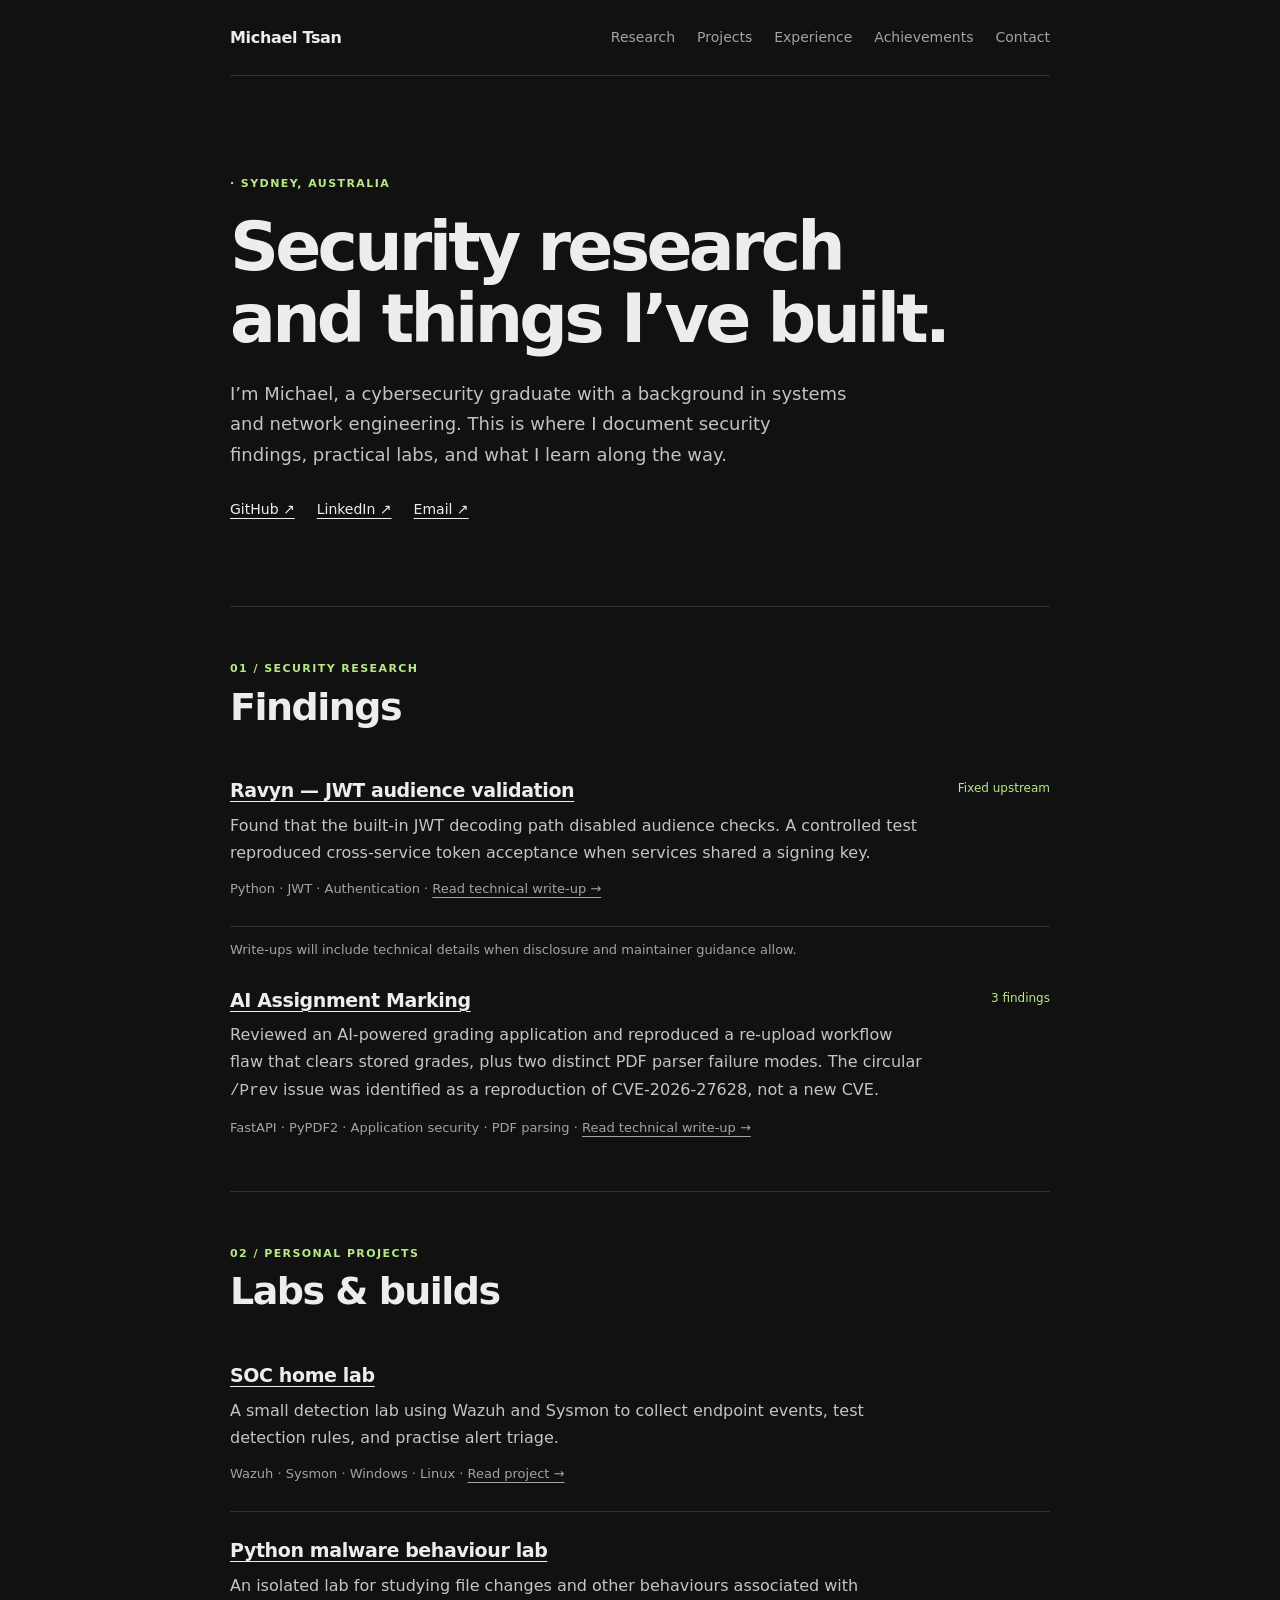
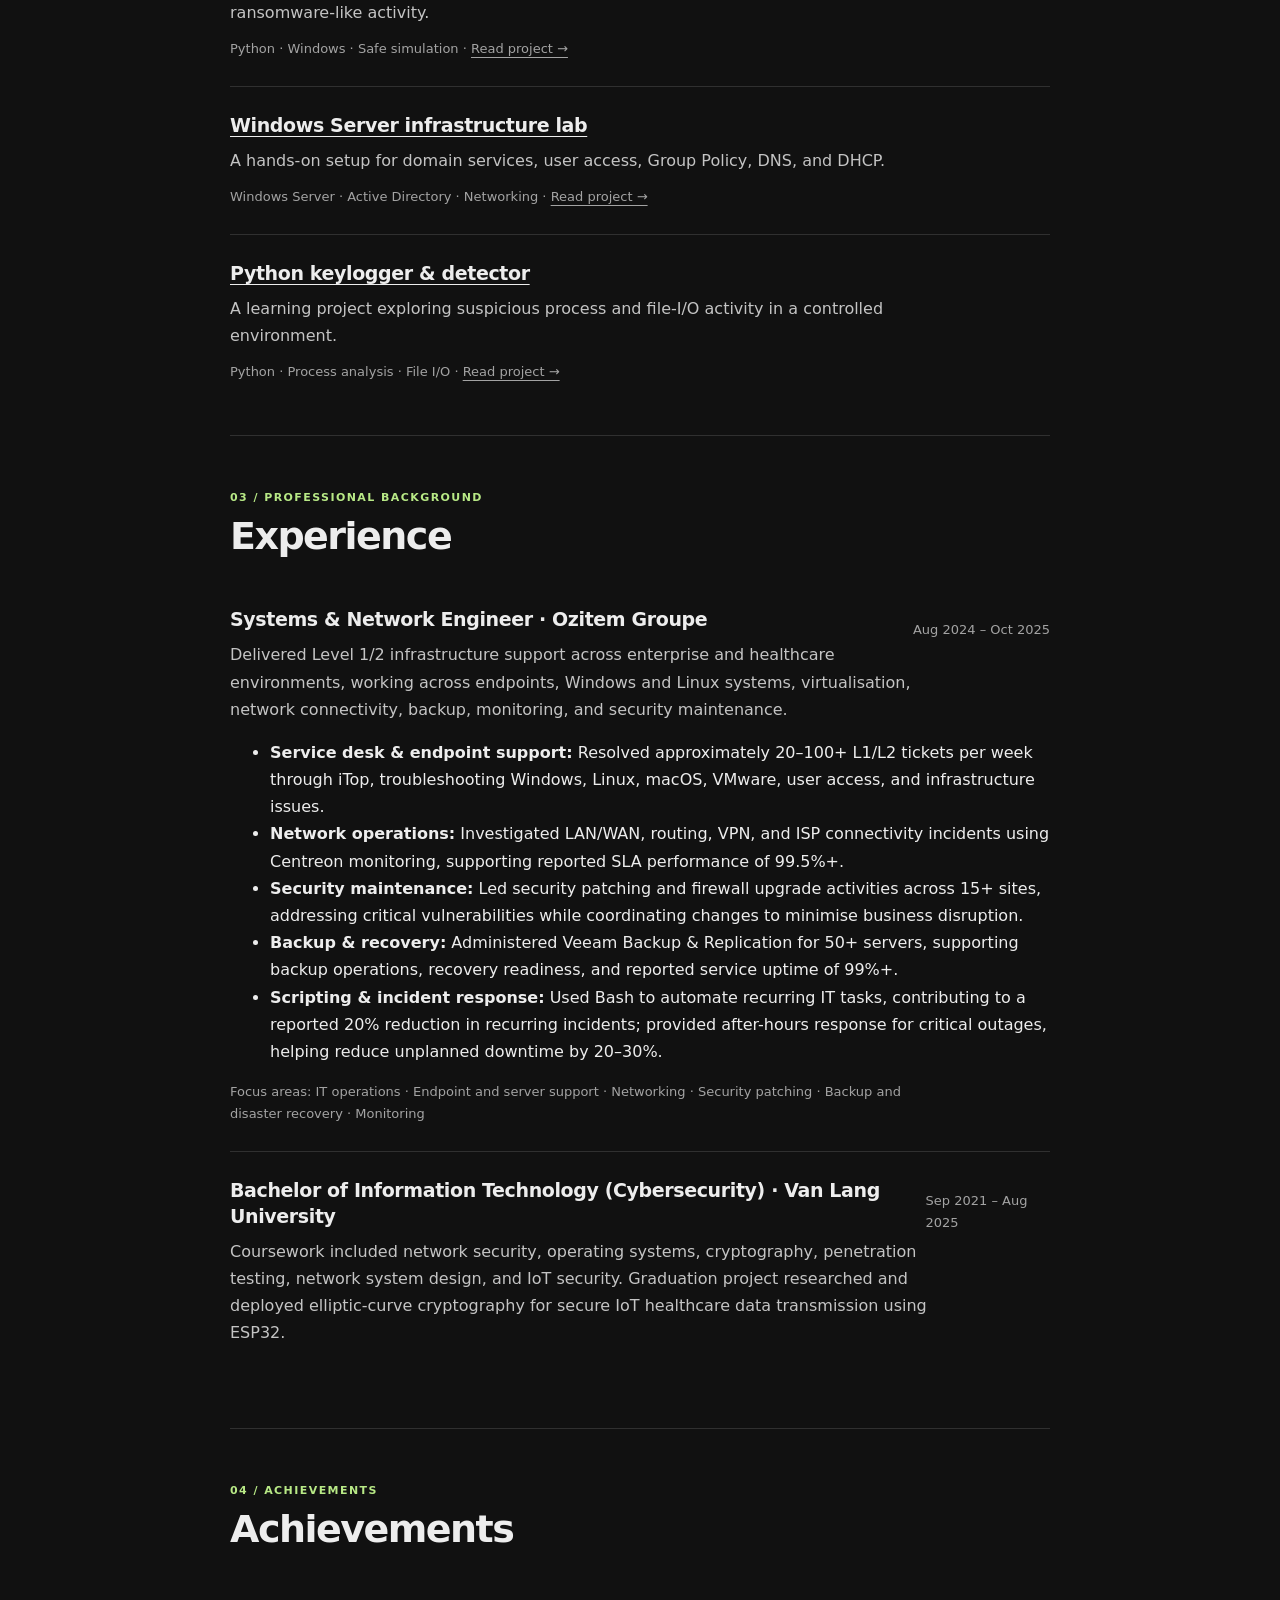
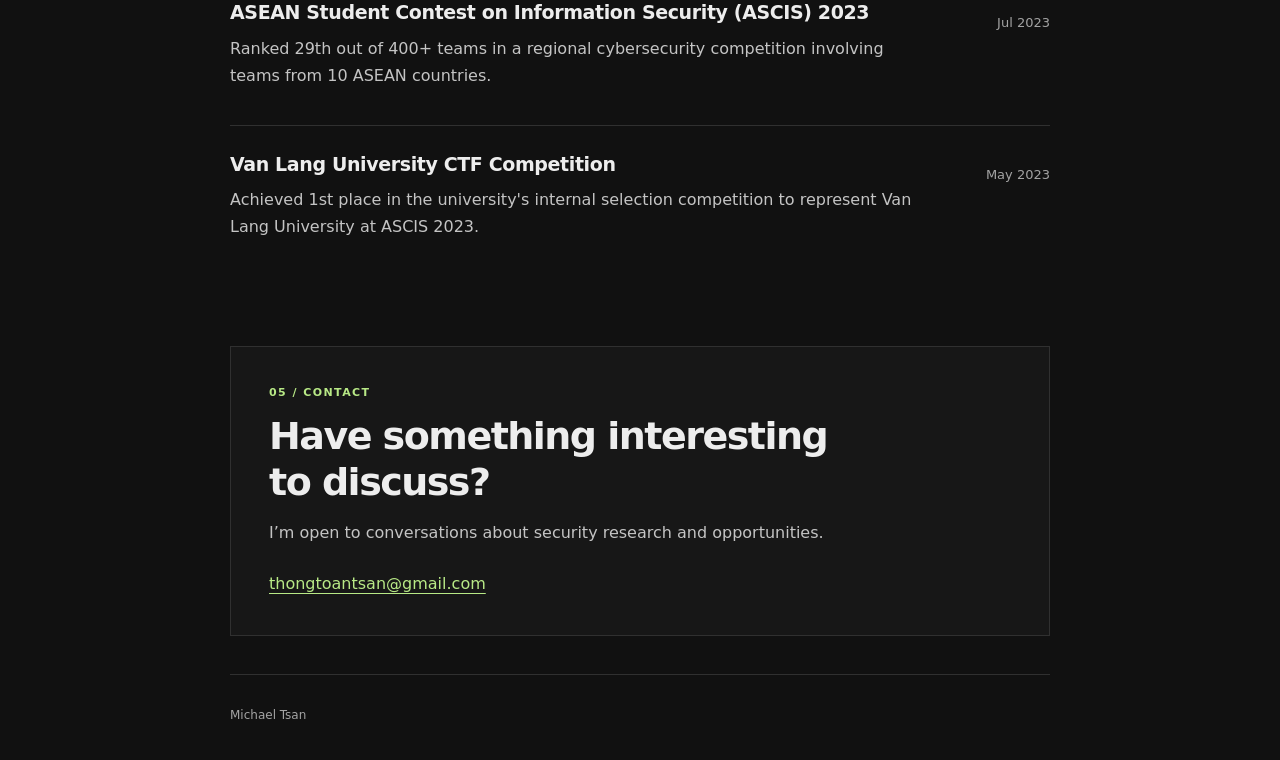
<file: index.html>
<!doctype html>
<html lang="en">
<head>
  <meta charset="utf-8">
  <meta name="viewport" content="width=device-width, initial-scale=1">
  <meta name="description" content="Michael Tsan's cybersecurity research and hands-on projects.">
  <meta name="theme-color" content="#111111">
  <title>Michael Tsan — Security Research & Projects</title>
  <link rel="stylesheet" href="css/style.css">
</head>
<body>
  <header class="site-header">
    <a class="name" href="index.html">Michael Tsan</a>
    <nav aria-label="Main navigation">
      <a href="#research">Research</a>
      <a href="#projects">Projects</a>
      <a href="#experience">Experience</a>
      <a href="#achievements">Achievements</a>
      <a href="#contact">Contact</a>
    </nav>
  </header>
  <main id="top">
    <section class="intro">
      <p class="eyebrow">· SYDNEY, AUSTRALIA</p>
      <h1>Security research<br>and things I’ve built.</h1>
      <p class="intro-copy">I’m Michael, a cybersecurity graduate with a background in systems and network engineering. This is where I document security findings, practical labs, and what I learn along the way.</p>
      <div class="links">
        <a href="https://github.com/sleepyguy396" target="_blank" rel="noreferrer">GitHub ↗</a>
        <a href="https://www.linkedin.com/in/michaeltsn" target="_blank" rel="noreferrer">LinkedIn ↗</a>
        <a href="mailto:thongtoantsan@gmail.com">Email ↗</a>
      </div>
    </section>

    <section class="section" id="research">
      <div class="section-title">
        <p class="eyebrow">01 / SECURITY RESEARCH</p>
        <h2>Findings</h2>
      </div>

      <article class="entry">
        <div class="entry-top">
          <h3><a href="research/ravyn-jwt-audience.html">Ravyn — JWT audience validation</a></h3>
          <span class="status">Fixed upstream</span>
        </div>
        <p>Found that the built-in JWT decoding path disabled audience checks. A controlled test reproduced cross-service token acceptance when services shared a signing key.</p>
        <p class="meta">Python · JWT · Authentication · <a href="research/ravyn-jwt-audience.html">Read technical write-up →</a></p>
      </article>

      <p class="section-note">Write-ups will include technical details when disclosure and maintainer guidance allow.</p>
      <article class="entry">
        <div class="entry-top">
          <h3><a href="research/ai-assignment-marking-security.html">AI Assignment Marking</a></h3>
          <span class="status">3 findings</span>
        </div>
        <p>Reviewed an AI-powered grading application and reproduced a re-upload workflow flaw that clears stored grades, plus two distinct PDF parser failure modes. The circular <code>/Prev</code> issue was identified as a reproduction of CVE-2026-27628, not a new CVE.</p>
        <p class="meta">FastAPI · PyPDF2 · Application security · PDF parsing · <a href="research/ai-assignment-marking-security.html">Read technical write-up →</a></p>
      </article>
    </section>

    <section class="section" id="projects">
      <div class="section-title">
        <p class="eyebrow">02 / PERSONAL PROJECTS</p>
        <h2>Labs & builds</h2>
      </div>
      <article class="entry">
        <h3><a href="projects/soc-home-lab.html">SOC home lab</a></h3>
        <p>A small detection lab using Wazuh and Sysmon to collect endpoint events, test detection rules, and practise alert triage.</p>
        <p class="meta">Wazuh · Sysmon · Windows · Linux · <a href="projects/soc-home-lab.html">Read project →</a></p>
      </article>
      <article class="entry">
        <h3><a href="projects/python-malware-behaviour-lab.html">Python malware behaviour lab</a></h3>
        <p>An isolated lab for studying file changes and other behaviours associated with ransomware-like activity.</p>
        <p class="meta">Python · Windows · Safe simulation · <a href="projects/python-malware-behaviour-lab.html">Read project →</a></p>
      </article>
      <article class="entry">
        <h3><a href="projects/windows-server-lab.html">Windows Server infrastructure lab</a></h3>
        <p>A hands-on setup for domain services, user access, Group Policy, DNS, and DHCP.</p>
        <p class="meta">Windows Server · Active Directory · Networking · <a href="projects/windows-server-lab.html">Read project →</a></p>
      </article>
      <article class="entry">
        <h3><a href="projects/python-keylogger-detector.html">Python keylogger & detector</a></h3>
        <p>A learning project exploring suspicious process and file-I/O activity in a controlled environment.</p>
        <p class="meta">Python · Process analysis · File I/O · <a href="projects/python-keylogger-detector.html">Read project →</a></p>
      </article>
    </section>

    <section class="section compact" id="experience">
      <div class="section-title">
        <p class="eyebrow">03 / PROFESSIONAL BACKGROUND</p>
        <h2>Experience</h2>
      </div>
      <article class="entry">
        <div class="entry-top">
          <h3>Systems & Network Engineer · Ozitem Groupe</h3>
          <span class="meta">Aug 2024 – Oct 2025</span>
        </div>
        <p class="experience-summary">Delivered Level 1/2 infrastructure support across enterprise and healthcare environments, working across endpoints, Windows and Linux systems, virtualisation, network connectivity, backup, monitoring, and security maintenance.</p>
        <ul class="detail-list">
          <li><strong>Service desk & endpoint support:</strong> Resolved approximately 20–100+ L1/L2 tickets per week through iTop, troubleshooting Windows, Linux, macOS, VMware, user access, and infrastructure issues.</li>
          <li><strong>Network operations:</strong> Investigated LAN/WAN, routing, VPN, and ISP connectivity incidents using Centreon monitoring, supporting reported SLA performance of 99.5%+.</li>
          <li><strong>Security maintenance:</strong> Led security patching and firewall upgrade activities across 15+ sites, addressing critical vulnerabilities while coordinating changes to minimise business disruption.</li>
          <li><strong>Backup & recovery:</strong> Administered Veeam Backup & Replication for 50+ servers, supporting backup operations, recovery readiness, and reported service uptime of 99%+.</li>
          <li><strong>Scripting & incident response:</strong> Used Bash to automate recurring IT tasks, contributing to a reported 20% reduction in recurring incidents; provided after-hours response for critical outages, helping reduce unplanned downtime by 20–30%.</li>
        </ul>
        <p class="meta">Focus areas: IT operations · Endpoint and server support · Networking · Security patching · Backup and disaster recovery · Monitoring</p>
      </article>
      <article class="entry education-entry">
        <div class="entry-top">
          <h3>Bachelor of Information Technology (Cybersecurity) · Van Lang University</h3>
          <span class="meta">Sep 2021 – Aug 2025</span>
        </div>
        <p>Coursework included network security, operating systems, cryptography, penetration testing, network system design, and IoT security. Graduation project researched and deployed elliptic-curve cryptography for secure IoT healthcare data transmission using ESP32.</p>
      </article>
    </section>

    <section class="section compact" id="achievements">
      <div class="section-title">
        <p class="eyebrow">04 / ACHIEVEMENTS</p>
        <h2>Achievements</h2>
      </div>

      <article class="entry">
        <div class="entry-top">
          <h3>ASEAN Student Contest on Information Security (ASCIS) 2023</h3>
          <span class="meta">Jul 2023</span>
        </div>
        <p>Ranked 29th out of 400+ teams in a regional cybersecurity competition involving teams from 10 ASEAN countries.</p>
      </article>

      <article class="entry">
        <div class="entry-top">
          <h3>Van Lang University CTF Competition</h3>
          <span class="meta">May 2023</span>
        </div>
        <p>Achieved 1st place in the university's internal selection competition to represent Van Lang University at ASCIS 2023.</p>
      </article>
    </section>

    <section class="contact" id="contact">
      <p class="eyebrow">05 / CONTACT</p>
      <h2>Have something interesting to discuss?</h2>
      <p>I’m open to conversations about security research and opportunities.</p>
      <a class="contact-link" href="mailto:thongtoantsan@gmail.com">thongtoantsan@gmail.com</a>
    </section>
  </main>
  <footer>
    <span>Michael Tsan</span>
  </footer>
</body>
</html>
</file>
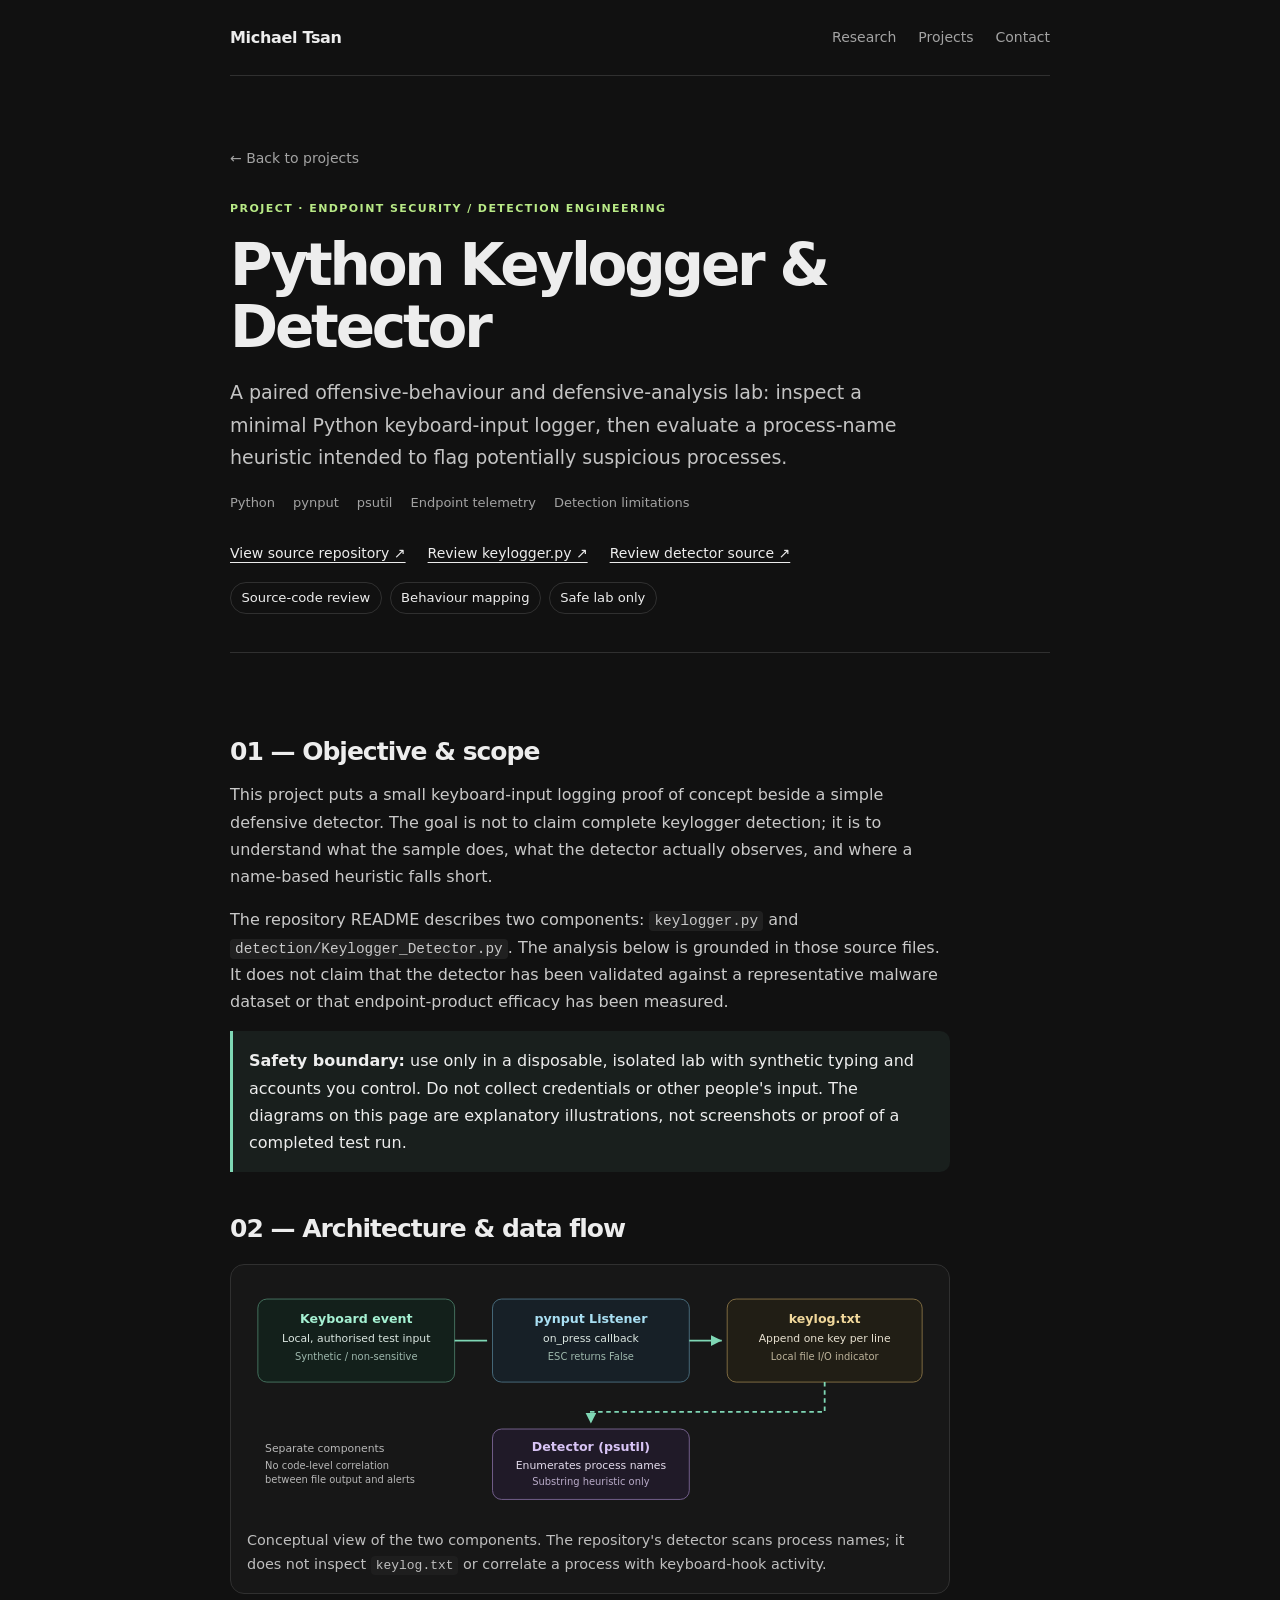
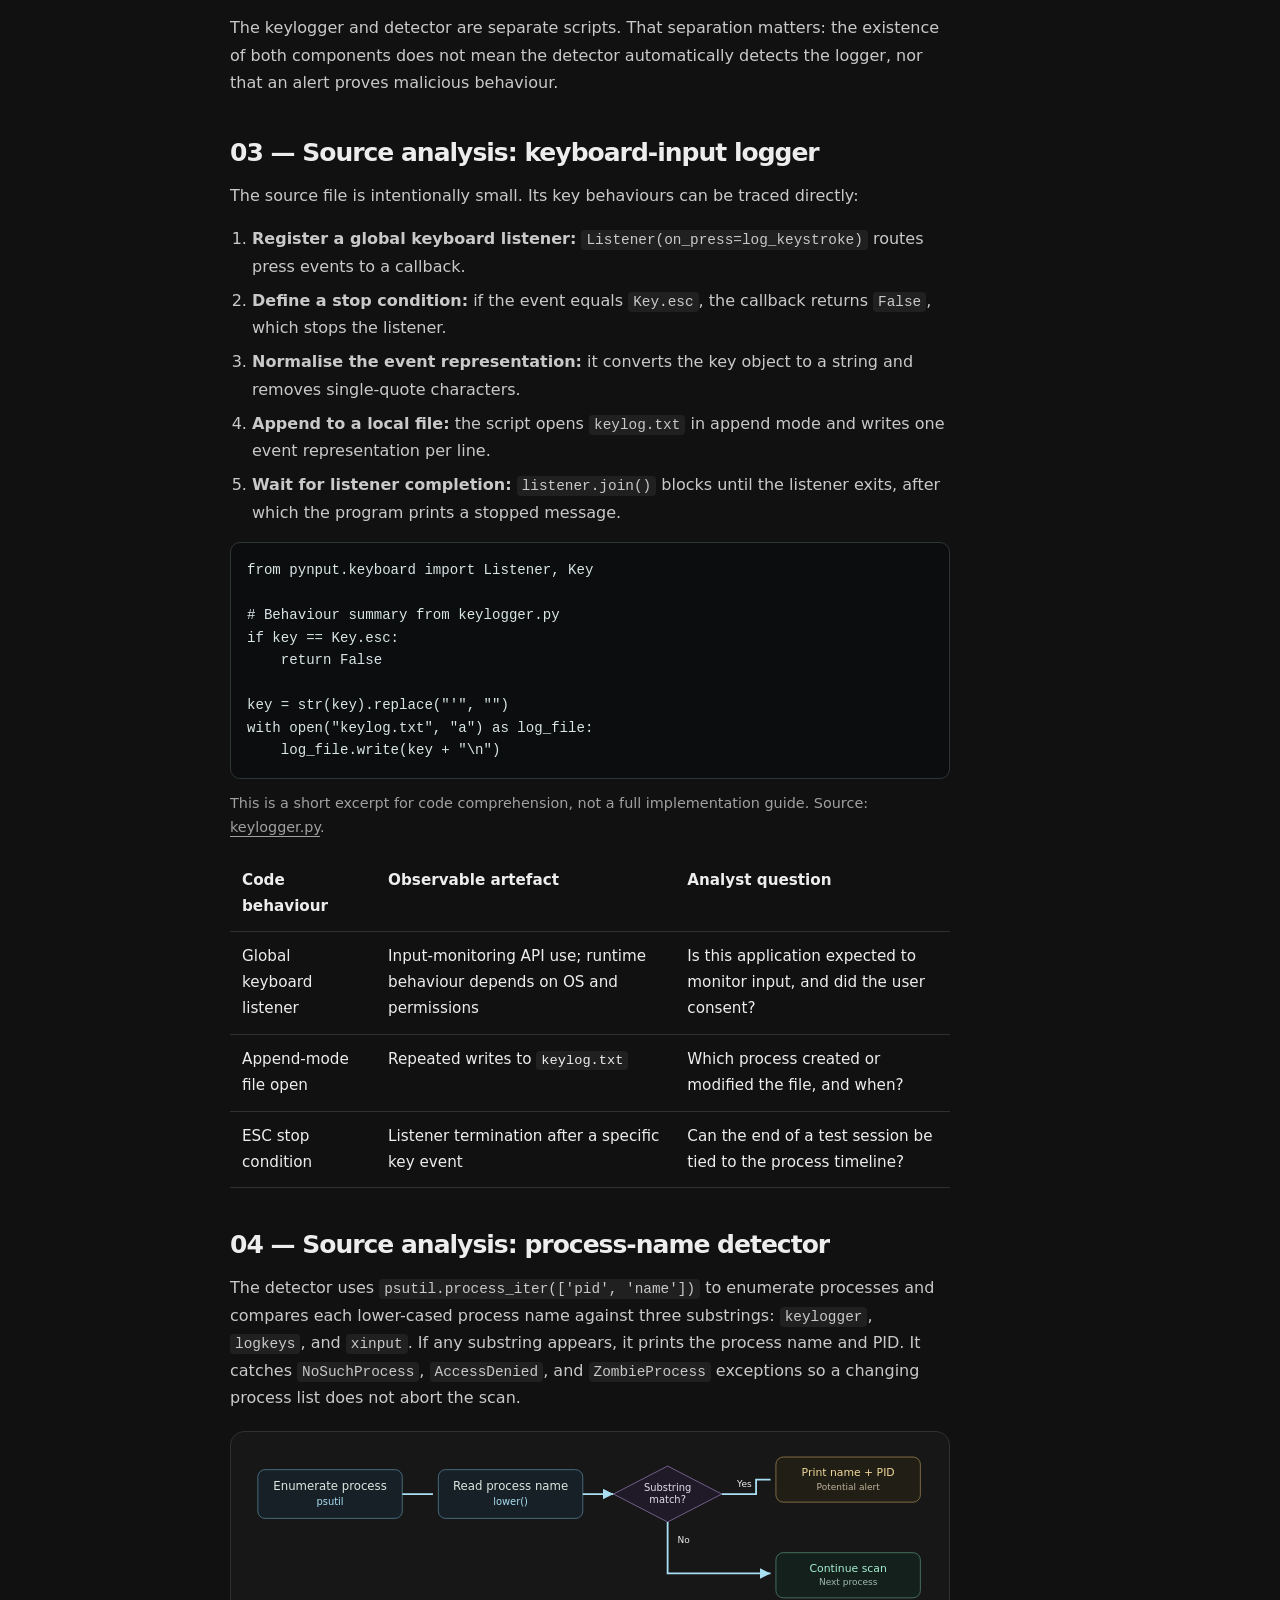
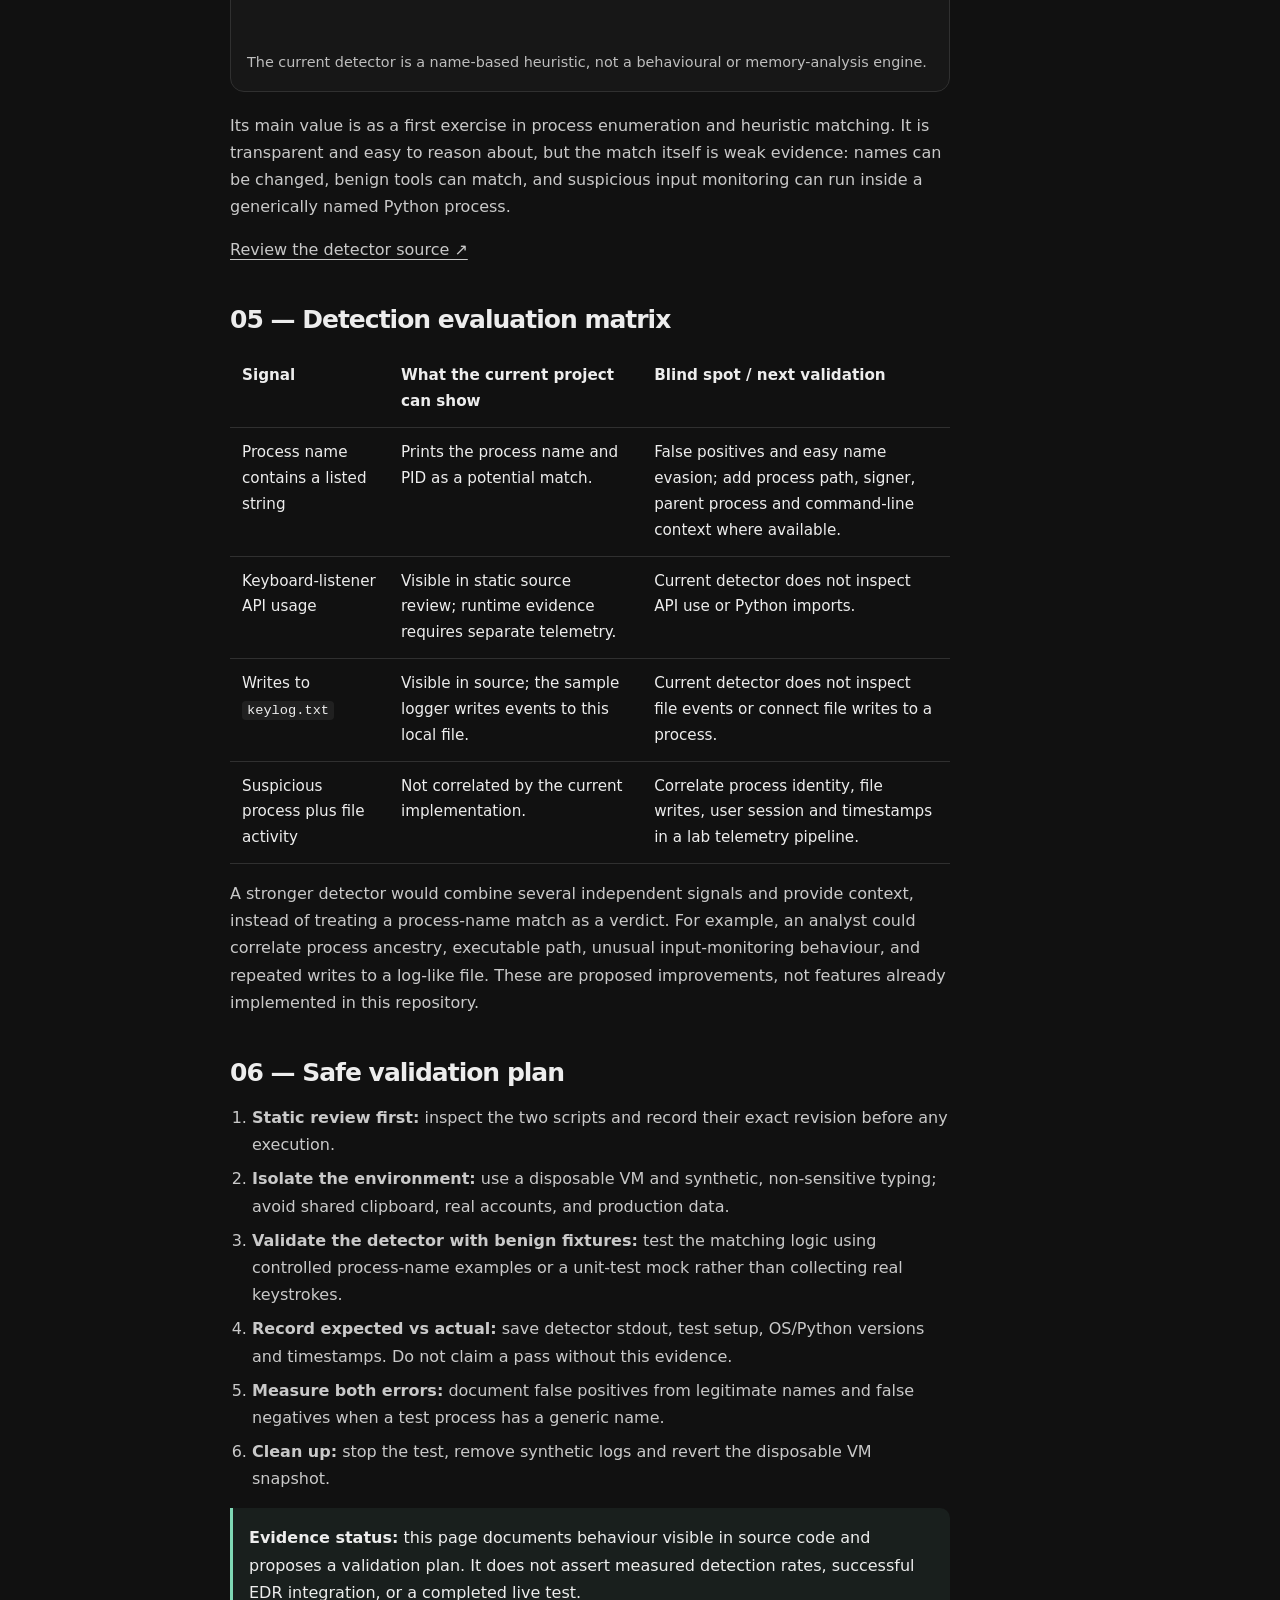
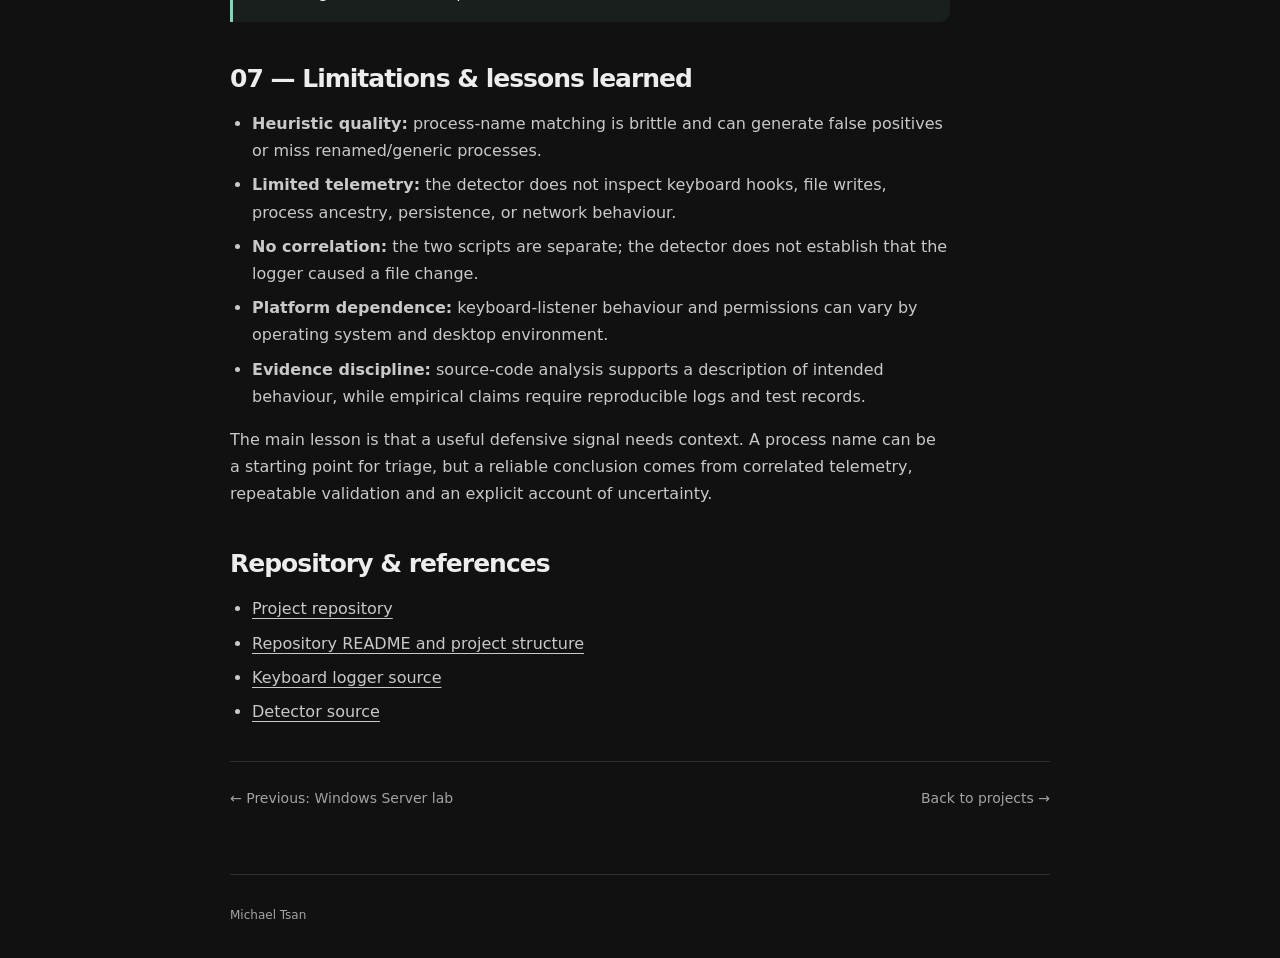
<file: projects/python-keylogger-detector.html>
<!doctype html>
<html lang="en">
<head>
  <meta charset="utf-8">
  <meta name="viewport" content="width=device-width, initial-scale=1">
  <meta name="description" content="A technical case study of a Python keyboard-input logging proof of concept and a process-name heuristic detector, with defensive analysis and validation ideas.">
  <meta name="theme-color" content="#111111">
  <title>Python Keylogger & Detector — Michael Tsan</title>
  <link rel="stylesheet" href="../css/style.css">
  <style>
    .case-figure{margin:1.25rem 0;padding:1rem;border:1px solid var(--border,#303030);border-radius:14px;background:rgba(255,255,255,.025)}
    .case-figure svg{display:block;width:100%;height:auto;max-height:340px}
    .case-figure figcaption,.small-note{font-size:.9rem;opacity:.78;margin-top:.75rem}
    .analysis-table{width:100%;border-collapse:collapse;margin:1rem 0;font-size:.95rem}
    .analysis-table th,.analysis-table td{padding:.75rem;text-align:left;vertical-align:top;border-bottom:1px solid var(--border,#303030)}
    .analysis-table th{font-weight:650}
    .code-sample{overflow:auto;padding:1rem;border-radius:10px;background:#0b0d0e;border:1px solid #303638;color:#d9e5e5;font: .88rem/1.6 ui-monospace,SFMono-Regular,Consolas,monospace;white-space:pre}
    .callout{padding:1rem;border-left:3px solid #7fd7b5;background:rgba(127,215,181,.07);border-radius:0 10px 10px 0}
    .tag-row{display:flex;flex-wrap:wrap;gap:.5rem;margin-top:1rem}.tag-row span{border:1px solid var(--border,#303030);border-radius:999px;padding:.25rem .65rem;font-size:.82rem}
  </style>
</head>
<body>
  <header class="site-header">
    <a class="name" href="../index.html">Michael Tsan</a>
    <nav aria-label="Main navigation"><a href="../index.html#research">Research</a><a href="../index.html#projects">Projects</a><a href="../index.html#contact">Contact</a></nav>
  </header>
  <main>
    <header class="article-header">
      <a class="back-link" href="../index.html#projects">← Back to projects</a>
      <p class="eyebrow">PROJECT · ENDPOINT SECURITY / DETECTION ENGINEERING</p>
      <h1>Python Keylogger & Detector</h1>
      <p class="article-lead">A paired offensive-behaviour and defensive-analysis lab: inspect a minimal Python keyboard-input logger, then evaluate a process-name heuristic intended to flag potentially suspicious processes.</p>
      <div class="article-meta"><span>Python</span><span>pynput</span><span>psutil</span><span>Endpoint telemetry</span><span>Detection limitations</span></div>
      <div class="links">
        <a href="https://github.com/sleepyguy396/Python-Keylogger" target="_blank" rel="noopener noreferrer">View source repository ↗</a>
        <a href="https://github.com/sleepyguy396/Python-Keylogger/blob/main/keylogger.py" target="_blank" rel="noopener noreferrer">Review keylogger.py ↗</a>
        <a href="https://github.com/sleepyguy396/Python-Keylogger/blob/main/detection/Keylogger_Detector.py" target="_blank" rel="noopener noreferrer">Review detector source ↗</a>
      </div>
      <div class="tag-row"><span>Source-code review</span><span>Behaviour mapping</span><span>Safe lab only</span></div>
    </header>

    <article class="article-body">
      <section>
        <h2>01 — Objective & scope</h2>
        <p>This project puts a small keyboard-input logging proof of concept beside a simple defensive detector. The goal is not to claim complete keylogger detection; it is to understand what the sample does, what the detector actually observes, and where a name-based heuristic falls short.</p>
        <p>The repository README describes two components: <code>keylogger.py</code> and <code>detection/Keylogger_Detector.py</code>. The analysis below is grounded in those source files. It does not claim that the detector has been validated against a representative malware dataset or that endpoint-product efficacy has been measured.</p>
        <div class="callout"><strong>Safety boundary:</strong> use only in a disposable, isolated lab with synthetic typing and accounts you control. Do not collect credentials or other people's input. The diagrams on this page are explanatory illustrations, not screenshots or proof of a completed test run.</div>
      </section>

      <section>
        <h2>02 — Architecture & data flow</h2>
        <figure class="case-figure">
          <svg viewBox="0 0 760 260" role="img" aria-labelledby="flow-title flow-desc">
            <title id="flow-title">Project components and observation points</title><desc id="flow-desc">A keyboard event is handled by a Python listener and appended to a local text file. Separately, a detector enumerates running processes and checks process names against a short list.</desc>
            <defs><marker id="arrow-kd" markerWidth="8" markerHeight="8" refX="6" refY="3" orient="auto"><path d="M0,0 L6,3 L0,6 Z" fill="#7fd7b5"/></marker></defs>
            <rect x="12" y="20" width="218" height="92" rx="10" fill="#13201b" stroke="#477763"/><text x="121" y="46" text-anchor="middle" fill="#a5f0d2" font-size="14" font-weight="600">Keyboard event</text><text x="121" y="68" text-anchor="middle" fill="#dce7e2" font-size="12">Local, authorised test input</text><text x="121" y="88" text-anchor="middle" fill="#9eb8ad" font-size="11">Synthetic / non-sensitive</text>
            <rect x="272" y="20" width="218" height="92" rx="10" fill="#172027" stroke="#4c7182"/><text x="381" y="46" text-anchor="middle" fill="#a9dff3" font-size="14" font-weight="600">pynput Listener</text><text x="381" y="68" text-anchor="middle" fill="#dce7e2" font-size="12">on_press callback</text><text x="381" y="88" text-anchor="middle" fill="#9eb8ad" font-size="11">ESC returns False</text>
            <rect x="532" y="20" width="216" height="92" rx="10" fill="#211e15" stroke="#887346"/><text x="640" y="46" text-anchor="middle" fill="#f0d79b" font-size="14" font-weight="600">keylog.txt</text><text x="640" y="68" text-anchor="middle" fill="#e7e0d0" font-size="12">Append one key per line</text><text x="640" y="88" text-anchor="middle" fill="#bdb39a" font-size="11">Local file I/O indicator</text>
            <path d="M230 66H266 M490 66H526" stroke="#7fd7b5" stroke-width="2" marker-end="url(#arrow-kd)" fill="none"/>
            <path d="M640 112V145H381V158" stroke="#7fd7b5" stroke-width="2" stroke-dasharray="5 4" fill="none" marker-end="url(#arrow-kd)"/>
            <rect x="272" y="164" width="218" height="78" rx="10" fill="#201a28" stroke="#7a6595"/><text x="381" y="188" text-anchor="middle" fill="#d8c4f5" font-size="14" font-weight="600">Detector (psutil)</text><text x="381" y="208" text-anchor="middle" fill="#e4dced" font-size="12">Enumerates process names</text><text x="381" y="226" text-anchor="middle" fill="#b9abc9" font-size="11">Substring heuristic only</text>
            <text x="20" y="190" fill="currentColor" opacity=".75" font-size="12">Separate components</text><text x="20" y="208" fill="currentColor" opacity=".75" font-size="11">No code-level correlation</text><text x="20" y="224" fill="currentColor" opacity=".75" font-size="11">between file output and alerts</text>
          </svg>
          <figcaption>Conceptual view of the two components. The repository's detector scans process names; it does not inspect <code>keylog.txt</code> or correlate a process with keyboard-hook activity.</figcaption>
        </figure>
        <p>The keylogger and detector are separate scripts. That separation matters: the existence of both components does not mean the detector automatically detects the logger, nor that an alert proves malicious behaviour.</p>
      </section>

      <section>
        <h2>03 — Source analysis: keyboard-input logger</h2>
        <p>The source file is intentionally small. Its key behaviours can be traced directly:</p>
        <ol>
          <li><strong>Register a global keyboard listener:</strong> <code>Listener(on_press=log_keystroke)</code> routes press events to a callback.</li>
          <li><strong>Define a stop condition:</strong> if the event equals <code>Key.esc</code>, the callback returns <code>False</code>, which stops the listener.</li>
          <li><strong>Normalise the event representation:</strong> it converts the key object to a string and removes single-quote characters.</li>
          <li><strong>Append to a local file:</strong> the script opens <code>keylog.txt</code> in append mode and writes one event representation per line.</li>
          <li><strong>Wait for listener completion:</strong> <code>listener.join()</code> blocks until the listener exits, after which the program prints a stopped message.</li>
        </ol>
        <div class="code-sample">from pynput.keyboard import Listener, Key

# Behaviour summary from keylogger.py
if key == Key.esc:
    return False

key = str(key).replace("'", "")
with open("keylog.txt", "a") as log_file:
    log_file.write(key + "\n")</div>
        <p class="small-note">This is a short excerpt for code comprehension, not a full implementation guide. Source: <a href="https://github.com/sleepyguy396/Python-Keylogger/blob/main/keylogger.py" target="_blank" rel="noopener noreferrer">keylogger.py</a>.</p>
        <table class="analysis-table"><thead><tr><th>Code behaviour</th><th>Observable artefact</th><th>Analyst question</th></tr></thead><tbody>
          <tr><td>Global keyboard listener</td><td>Input-monitoring API use; runtime behaviour depends on OS and permissions</td><td>Is this application expected to monitor input, and did the user consent?</td></tr>
          <tr><td>Append-mode file open</td><td>Repeated writes to <code>keylog.txt</code></td><td>Which process created or modified the file, and when?</td></tr>
          <tr><td>ESC stop condition</td><td>Listener termination after a specific key event</td><td>Can the end of a test session be tied to the process timeline?</td></tr>
        </tbody></table>
      </section>

      <section>
        <h2>04 — Source analysis: process-name detector</h2>
        <p>The detector uses <code>psutil.process_iter(['pid', 'name'])</code> to enumerate processes and compares each lower-cased process name against three substrings: <code>keylogger</code>, <code>logkeys</code>, and <code>xinput</code>. If any substring appears, it prints the process name and PID. It catches <code>NoSuchProcess</code>, <code>AccessDenied</code>, and <code>ZombieProcess</code> exceptions so a changing process list does not abort the scan.</p>
        <figure class="case-figure">
          <svg viewBox="0 0 760 210" role="img" aria-labelledby="det-title det-desc">
            <title id="det-title">Detector decision flow</title><desc id="det-desc">Enumerate process, read name, lowercase and compare with known substrings. A match prints a suspicious-process message; no match moves to the next process.</desc>
            <defs><marker id="arrow-det" markerWidth="8" markerHeight="8" refX="6" refY="3" orient="auto"><path d="M0,0 L6,3 L0,6 Z" fill="#a9dff3"/></marker></defs>
            <rect x="12" y="24" width="160" height="54" rx="8" fill="#172027" stroke="#4c7182"/><text x="92" y="46" fill="#dce7e2" text-anchor="middle" font-size="13">Enumerate process</text><text x="92" y="63" fill="#a9dff3" text-anchor="middle" font-size="11">psutil</text>
            <rect x="212" y="24" width="160" height="54" rx="8" fill="#172027" stroke="#4c7182"/><text x="292" y="46" fill="#dce7e2" text-anchor="middle" font-size="13">Read process name</text><text x="292" y="63" fill="#a9dff3" text-anchor="middle" font-size="11">lower()</text>
            <path d="M172 51H206 M372 51H406" stroke="#a9dff3" stroke-width="2" fill="none" marker-end="url(#arrow-det)"/>
            <path d="M466 20L526 51L466 82L406 51Z" fill="#201a28" stroke="#7a6595"/><text x="466" y="48" fill="#e4dced" text-anchor="middle" font-size="11">Substring</text><text x="466" y="61" fill="#e4dced" text-anchor="middle" font-size="11">match?</text>
            <path d="M526 51H564V35H580 M466 82V139H580" stroke="#a9dff3" stroke-width="2" fill="none" marker-end="url(#arrow-det)"/>
            <text x="543" y="43" fill="currentColor" font-size="10">Yes</text><text x="477" y="105" fill="currentColor" font-size="10">No</text>
            <rect x="586" y="10" width="160" height="50" rx="8" fill="#211e15" stroke="#887346"/><text x="666" y="31" fill="#f0d79b" text-anchor="middle" font-size="12">Print name + PID</text><text x="666" y="46" fill="#bdb39a" text-anchor="middle" font-size="10">Potential alert</text>
            <rect x="586" y="116" width="160" height="50" rx="8" fill="#13201b" stroke="#477763"/><text x="666" y="137" fill="#a5f0d2" text-anchor="middle" font-size="12">Continue scan</text><text x="666" y="152" fill="#9eb8ad" text-anchor="middle" font-size="10">Next process</text>
          </svg>
          <figcaption>The current detector is a name-based heuristic, not a behavioural or memory-analysis engine.</figcaption>
        </figure>
        <p>Its main value is as a first exercise in process enumeration and heuristic matching. It is transparent and easy to reason about, but the match itself is weak evidence: names can be changed, benign tools can match, and suspicious input monitoring can run inside a generically named Python process.</p>
        <p><a href="https://github.com/sleepyguy396/Python-Keylogger/blob/main/detection/Keylogger_Detector.py" target="_blank" rel="noopener noreferrer">Review the detector source ↗</a></p>
      </section>

      <section>
        <h2>05 — Detection evaluation matrix</h2>
        <table class="analysis-table"><thead><tr><th>Signal</th><th>What the current project can show</th><th>Blind spot / next validation</th></tr></thead><tbody>
          <tr><td>Process name contains a listed string</td><td>Prints the process name and PID as a potential match.</td><td>False positives and easy name evasion; add process path, signer, parent process and command-line context where available.</td></tr>
          <tr><td>Keyboard-listener API usage</td><td>Visible in static source review; runtime evidence requires separate telemetry.</td><td>Current detector does not inspect API use or Python imports.</td></tr>
          <tr><td>Writes to <code>keylog.txt</code></td><td>Visible in source; the sample logger writes events to this local file.</td><td>Current detector does not inspect file events or connect file writes to a process.</td></tr>
          <tr><td>Suspicious process plus file activity</td><td>Not correlated by the current implementation.</td><td>Correlate process identity, file writes, user session and timestamps in a lab telemetry pipeline.</td></tr>
        </tbody></table>
        <p>A stronger detector would combine several independent signals and provide context, instead of treating a process-name match as a verdict. For example, an analyst could correlate process ancestry, executable path, unusual input-monitoring behaviour, and repeated writes to a log-like file. These are proposed improvements, not features already implemented in this repository.</p>
      </section>

      <section>
        <h2>06 — Safe validation plan</h2>
        <ol>
          <li><strong>Static review first:</strong> inspect the two scripts and record their exact revision before any execution.</li>
          <li><strong>Isolate the environment:</strong> use a disposable VM and synthetic, non-sensitive typing; avoid shared clipboard, real accounts, and production data.</li>
          <li><strong>Validate the detector with benign fixtures:</strong> test the matching logic using controlled process-name examples or a unit-test mock rather than collecting real keystrokes.</li>
          <li><strong>Record expected vs actual:</strong> save detector stdout, test setup, OS/Python versions and timestamps. Do not claim a pass without this evidence.</li>
          <li><strong>Measure both errors:</strong> document false positives from legitimate names and false negatives when a test process has a generic name.</li>
          <li><strong>Clean up:</strong> stop the test, remove synthetic logs and revert the disposable VM snapshot.</li>
        </ol>
        <div class="callout"><strong>Evidence status:</strong> this page documents behaviour visible in source code and proposes a validation plan. It does not assert measured detection rates, successful EDR integration, or a completed live test.</div>
      </section>

      <section>
        <h2>07 — Limitations & lessons learned</h2>
        <ul>
          <li><strong>Heuristic quality:</strong> process-name matching is brittle and can generate false positives or miss renamed/generic processes.</li>
          <li><strong>Limited telemetry:</strong> the detector does not inspect keyboard hooks, file writes, process ancestry, persistence, or network behaviour.</li>
          <li><strong>No correlation:</strong> the two scripts are separate; the detector does not establish that the logger caused a file change.</li>
          <li><strong>Platform dependence:</strong> keyboard-listener behaviour and permissions can vary by operating system and desktop environment.</li>
          <li><strong>Evidence discipline:</strong> source-code analysis supports a description of intended behaviour, while empirical claims require reproducible logs and test records.</li>
        </ul>
        <p>The main lesson is that a useful defensive signal needs context. A process name can be a starting point for triage, but a reliable conclusion comes from correlated telemetry, repeatable validation and an explicit account of uncertainty.</p>
      </section>

      <section>
        <h2>Repository & references</h2>
        <ul>
          <li><a href="https://github.com/sleepyguy396/Python-Keylogger" target="_blank" rel="noopener noreferrer">Project repository</a></li>
          <li><a href="https://github.com/sleepyguy396/Python-Keylogger/blob/main/README.md" target="_blank" rel="noopener noreferrer">Repository README and project structure</a></li>
          <li><a href="https://github.com/sleepyguy396/Python-Keylogger/blob/main/keylogger.py" target="_blank" rel="noopener noreferrer">Keyboard logger source</a></li>
          <li><a href="https://github.com/sleepyguy396/Python-Keylogger/blob/main/detection/Keylogger_Detector.py" target="_blank" rel="noopener noreferrer">Detector source</a></li>
        </ul>
      </section>
    </article>
    <nav class="article-nav" aria-label="Other projects"><a href="windows-server-lab.html">← Previous: Windows Server lab</a><a href="../index.html#projects">Back to projects →</a></nav>
  </main>
  <footer><span>Michael Tsan</span></footer>
</body>
</html>
</file>
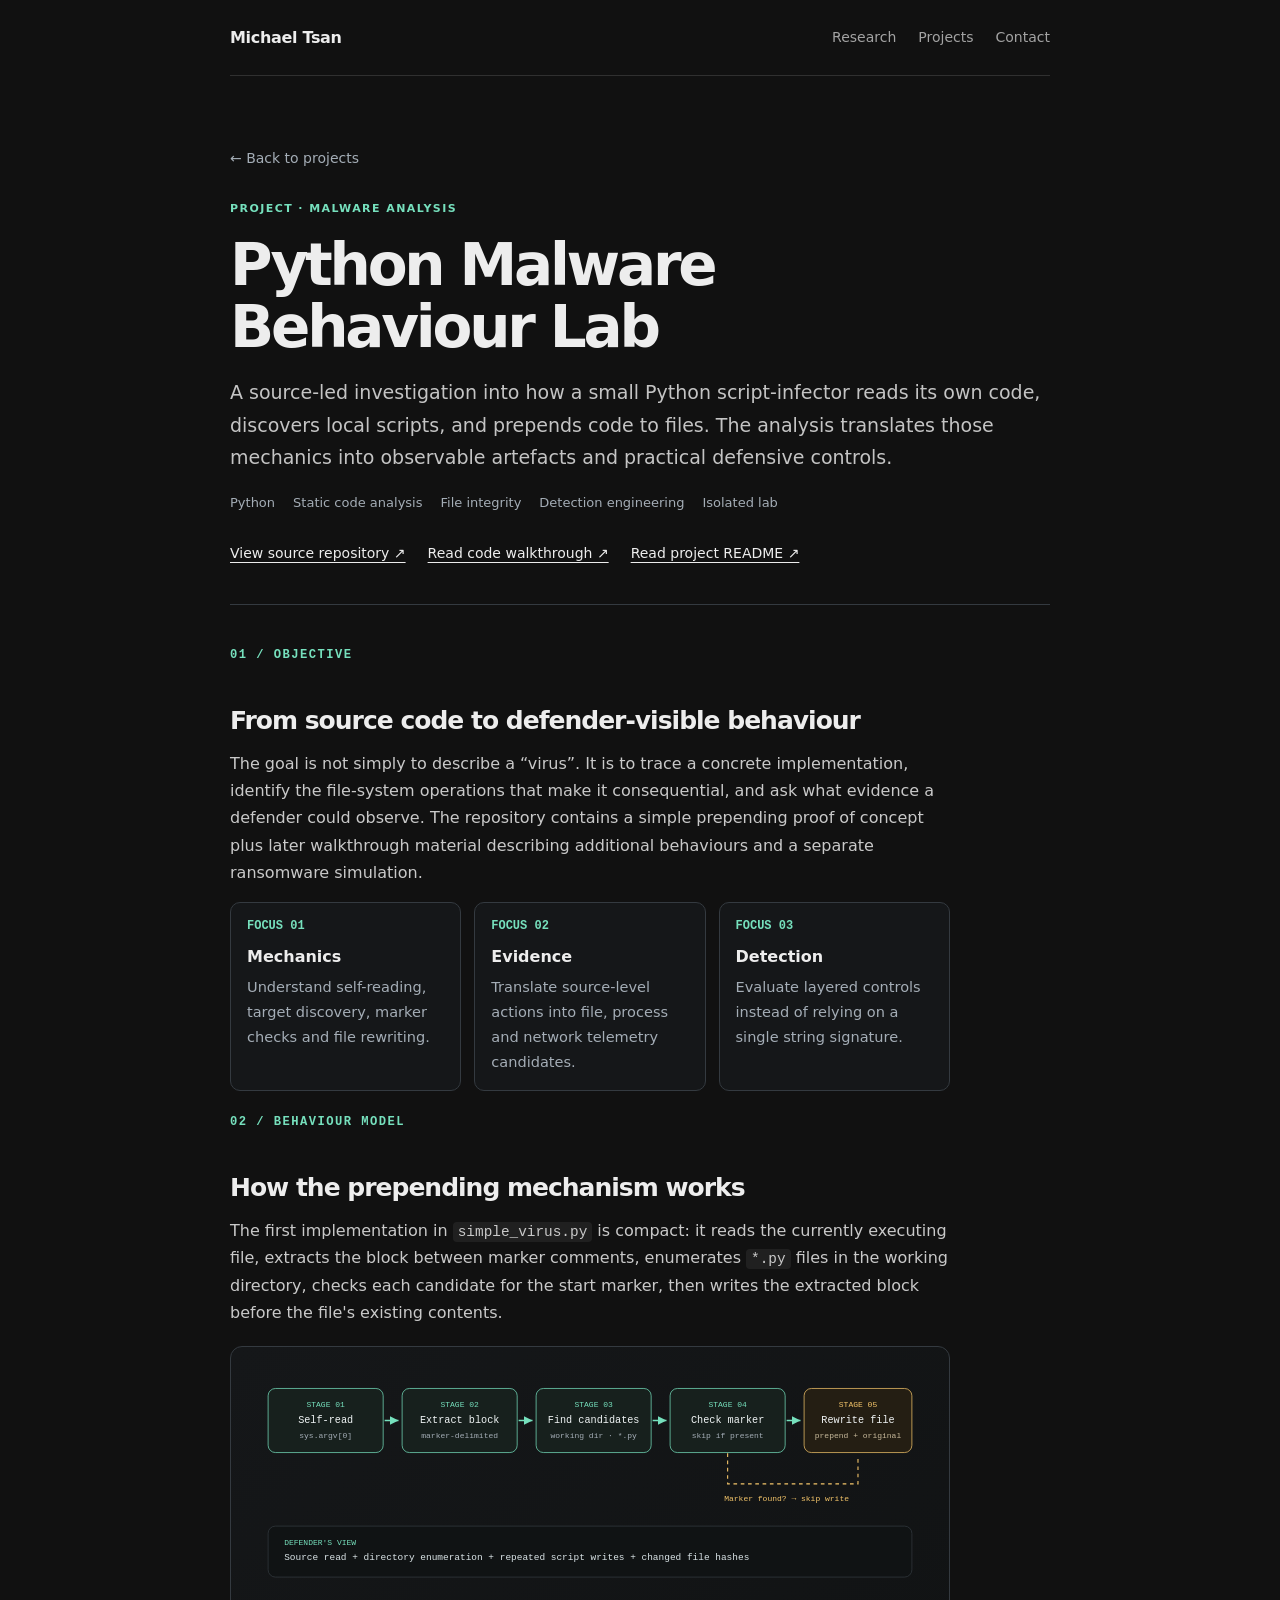
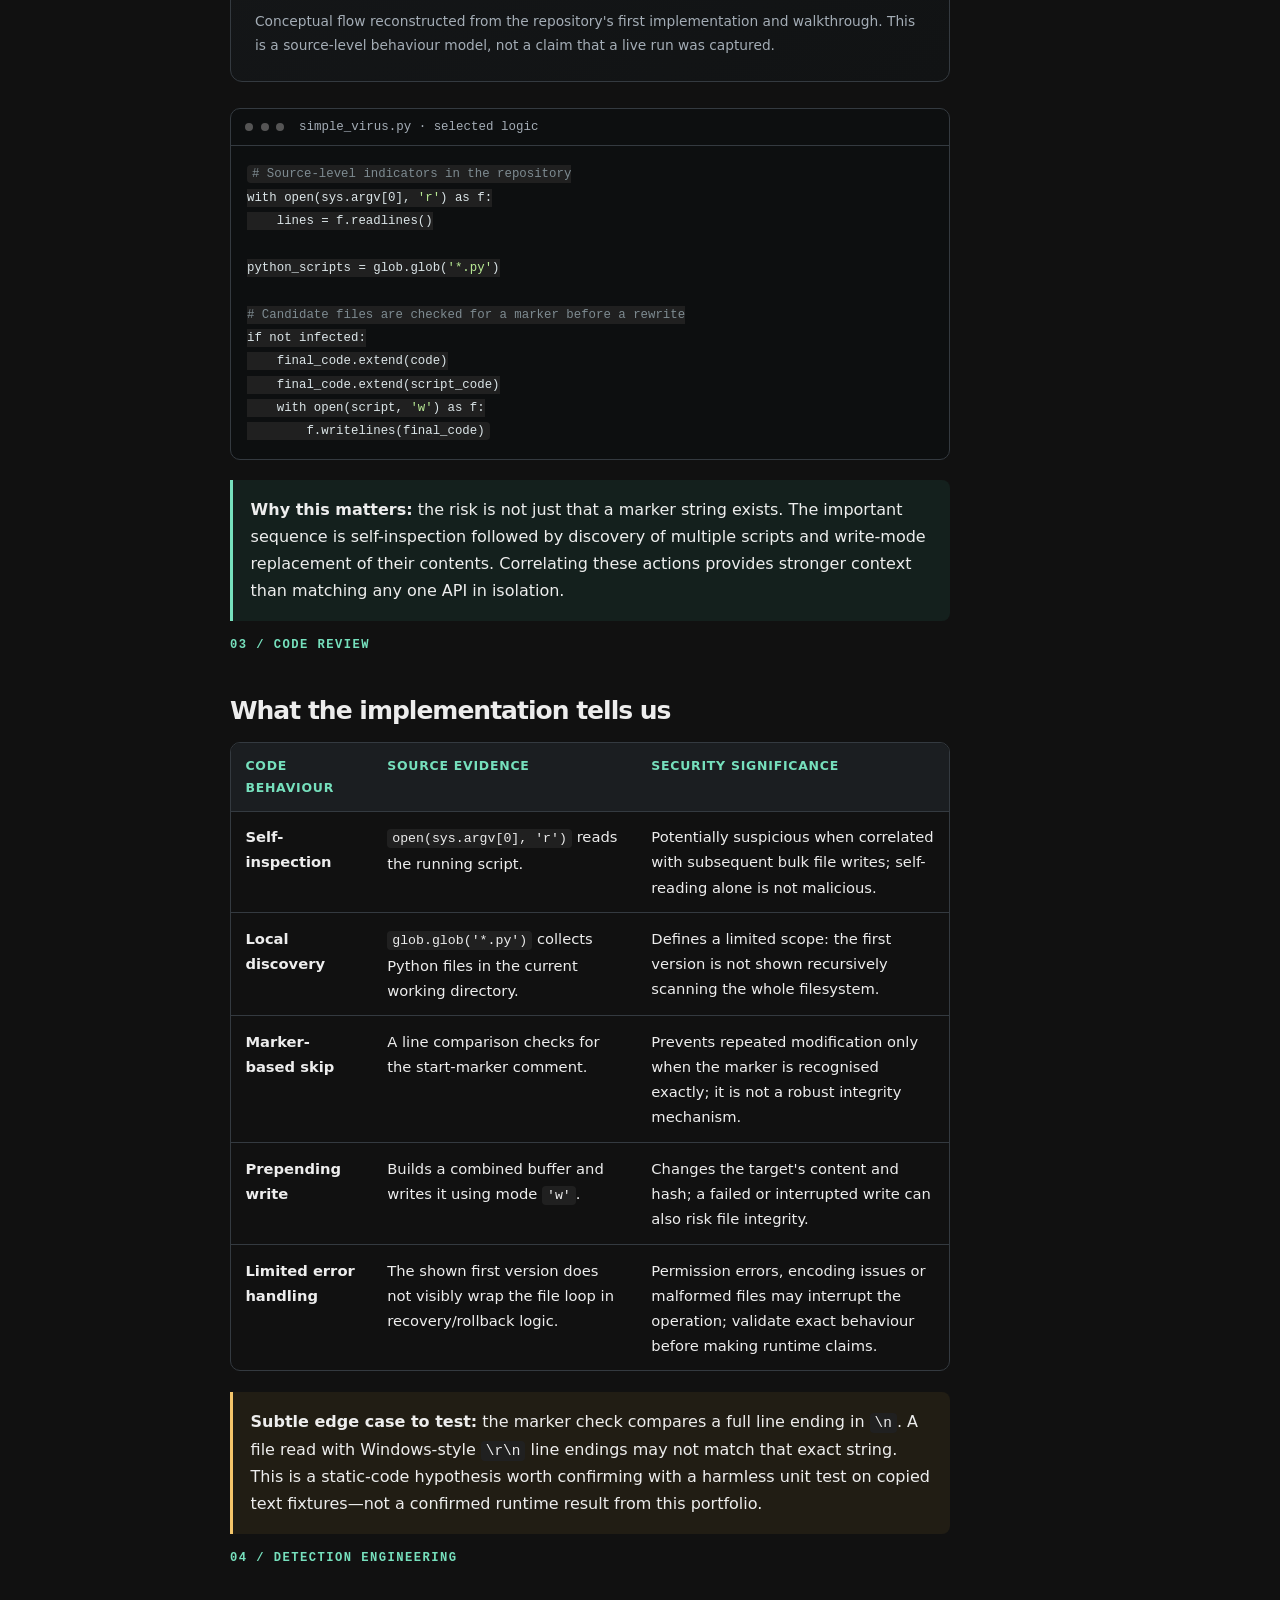
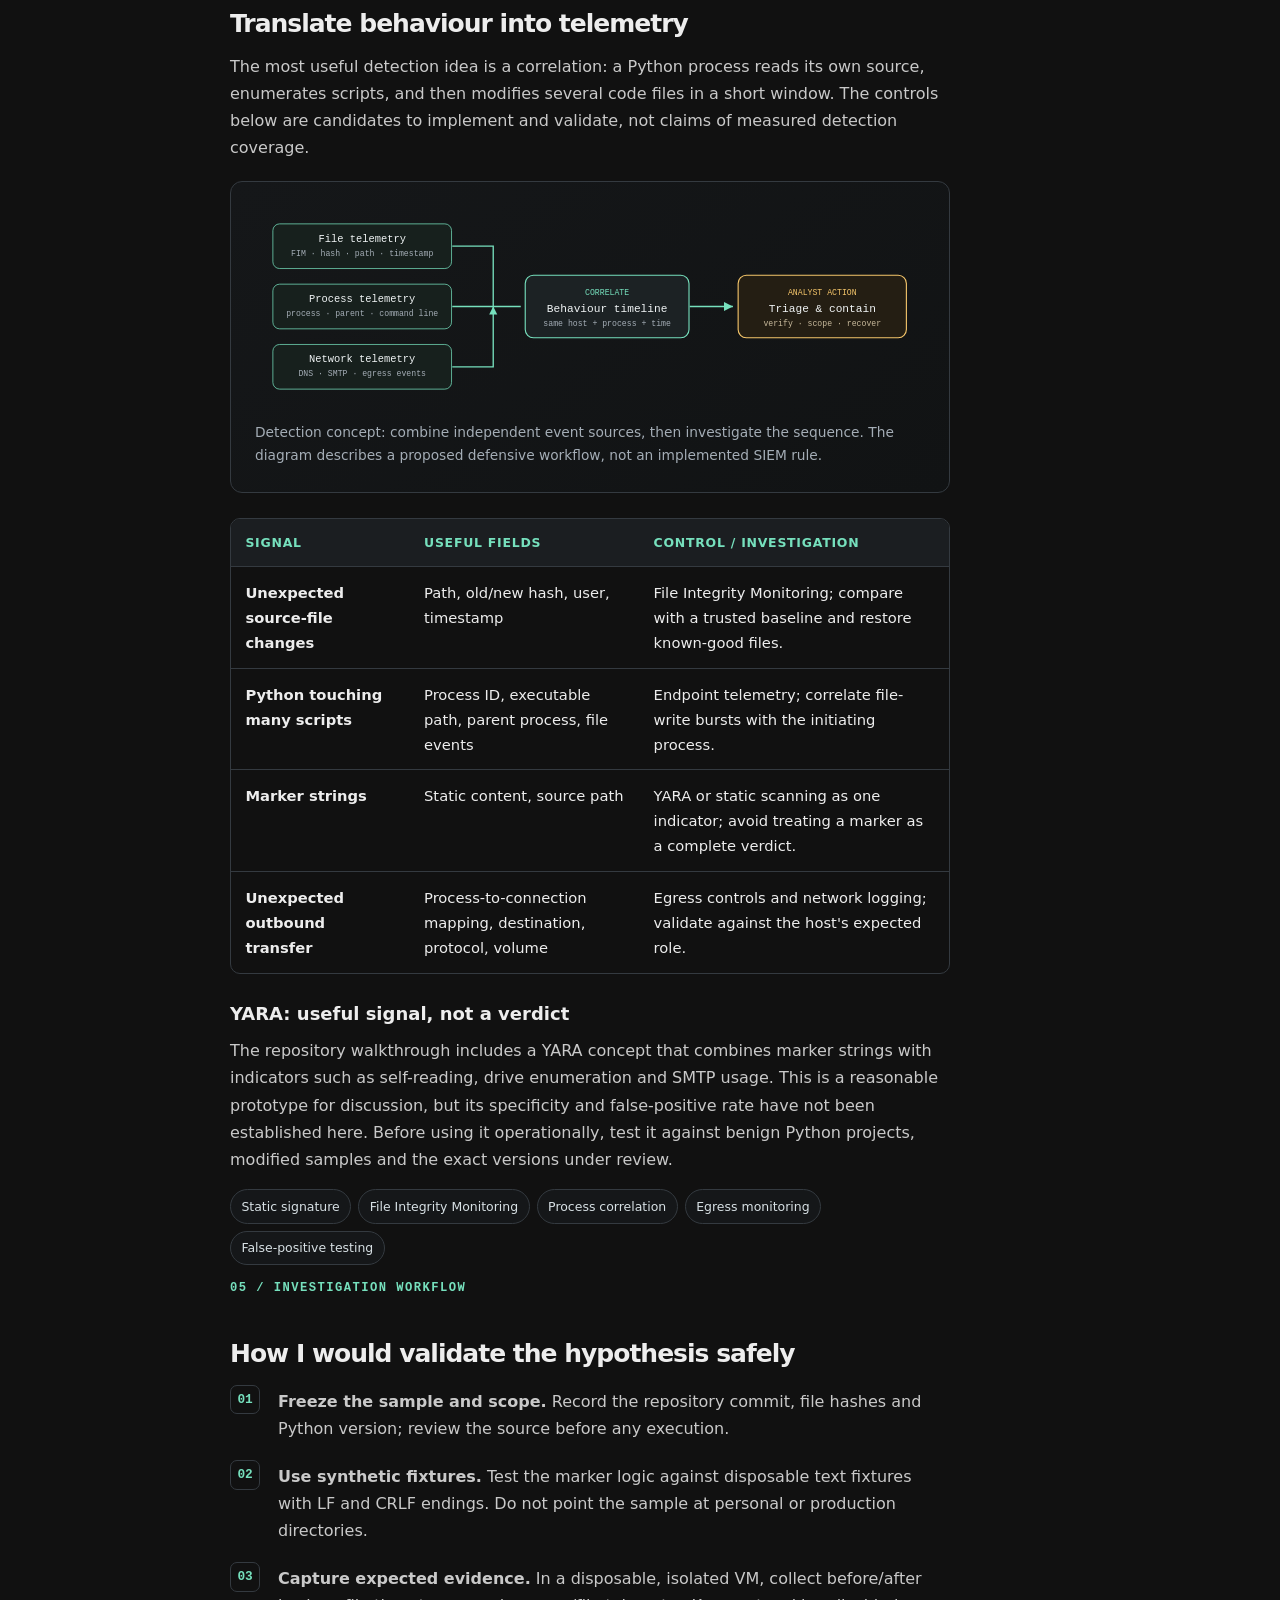
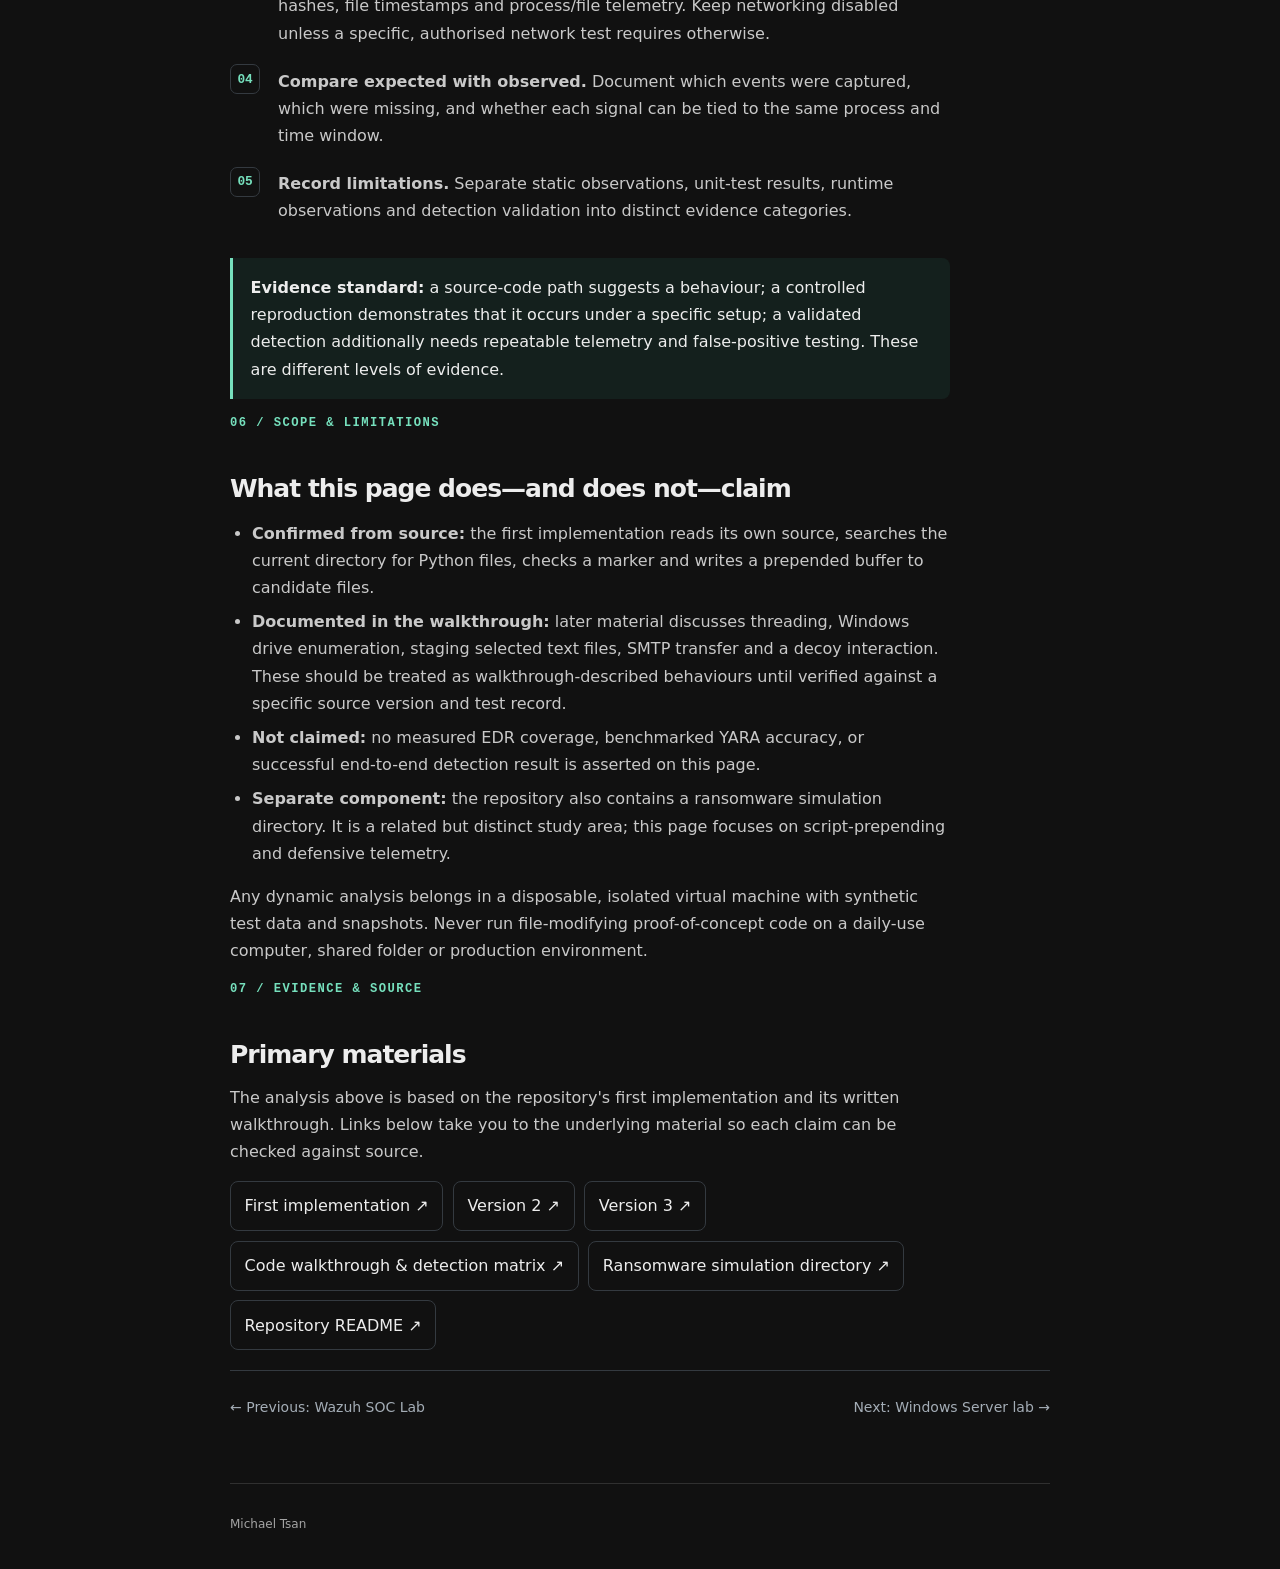
<file: projects/python-malware-behaviour-lab.html>
<!doctype html>
<html lang="en">
<head>
  <meta charset="utf-8">
  <meta name="viewport" content="width=device-width, initial-scale=1">
  <meta name="description" content="A source-led malware behaviour case study analysing Python script prepending, file-system impact, detection opportunities, and defensive validation.">
  <meta name="theme-color" content="#111111">
  <title>Python Malware Behaviour Lab — Michael Tsan</title>
  <link rel="stylesheet" href="../css/style.css">
  <style>
    .case-study { --panel:#151719; --panel-2:#1b1e21; --line:#343a40; --muted:#a4adb6; --accent:#76e0bd; --warn:#f4c56a; }
    .case-study .article-lead { max-width: 820px; }
    .case-study .section-kicker { color:var(--accent); font:600 .76rem/1.4 ui-monospace,SFMono-Regular,Consolas,monospace; letter-spacing:.12em; text-transform:uppercase; margin:0 0 .55rem; }
    .case-study .visual-panel { margin:1.25rem 0 1.6rem; padding:clamp(1rem,2vw,1.5rem); background:linear-gradient(145deg,var(--panel),#111314); border:1px solid var(--line); border-radius:12px; overflow:hidden; }
    .case-study .visual-panel h3 { margin-top:0; }
    .case-study .visual-panel figcaption { color:var(--muted); font-size:.86rem; margin-top:.85rem; }
    .case-study .diagram { display:block; width:100%; height:auto; }
    .case-study .insight-grid { display:grid; grid-template-columns:repeat(3,minmax(0,1fr)); gap:.8rem; margin:1rem 0 1.4rem; }
    .case-study .insight { padding:1rem; border:1px solid var(--line); border-radius:10px; background:var(--panel); }
    .case-study .insight .num { display:block; color:var(--accent); font:600 .75rem ui-monospace,monospace; margin-bottom:.6rem; }
    .case-study .insight strong { display:block; margin-bottom:.35rem; }
    .case-study .insight p { color:var(--muted); font-size:.91rem; margin:0; }
    .case-study .code-window { border:1px solid var(--line); border-radius:10px; overflow:hidden; background:#0d0f10; margin:1rem 0 1.25rem; }
    .case-study .code-bar { display:flex; align-items:center; gap:.45rem; padding:.7rem .9rem; border-bottom:1px solid var(--line); color:var(--muted); font:.78rem ui-monospace,monospace; }
    .case-study .dot { width:8px; height:8px; border-radius:50%; background:#555; display:inline-block; }
    .case-study pre { margin:0; padding:1rem; overflow-x:auto; color:#dbe5e8; font: .86rem/1.7 ui-monospace,SFMono-Regular,Consolas,monospace; }
    .case-study code .comment { color:#7e8b91; }
    .case-study code .key { color:#9bd7ff; }
    .case-study code .string { color:#b8e994; }
    .case-study .analysis-note { padding:1rem 1.1rem; border-left:3px solid var(--accent); background:#14201d; border-radius:0 8px 8px 0; margin:1rem 0; }
    .case-study .analysis-note.warning { border-left-color:var(--warn); background:#211d14; }
    .case-study .analysis-note p:last-child { margin-bottom:0; }
    .case-study .table-wrap { overflow-x:auto; margin:1rem 0 1.3rem; border:1px solid var(--line); border-radius:10px; }
    .case-study table { width:100%; border-collapse:collapse; min-width:640px; font-size:.92rem; }
    .case-study th,.case-study td { text-align:left; vertical-align:top; padding:.8rem .9rem; border-bottom:1px solid var(--line); }
    .case-study th { color:var(--accent); background:var(--panel-2); font-size:.78rem; text-transform:uppercase; letter-spacing:.06em; }
    .case-study tr:last-child td { border-bottom:0; }
    .case-study td:first-child { font-weight:600; }
    .case-study .tag-row { display:flex; flex-wrap:wrap; gap:.45rem; margin:.9rem 0; }
    .case-study .tag-row span { font-size:.78rem; color:#d7e0e4; border:1px solid var(--line); background:var(--panel); border-radius:999px; padding:.35rem .65rem; }
    .case-study .step-list { list-style:none; padding:0; counter-reset:step; }
    .case-study .step-list li { counter-increment:step; position:relative; padding:.2rem 0 1.1rem 3rem; margin:0; }
    .case-study .step-list li::before { content:counter(step,decimal-leading-zero); position:absolute; left:0; top:0; color:var(--accent); font:600 .8rem ui-monospace,monospace; border:1px solid var(--line); border-radius:7px; padding:.4rem; }
    .case-study .source-links { display:flex; flex-wrap:wrap; gap:.6rem; }
    .case-study .source-links a { display:inline-block; border:1px solid var(--line); border-radius:8px; padding:.65rem .85rem; text-decoration:none; }
    .case-study .source-links a:hover { border-color:var(--accent); }
    @media(max-width:700px) { .case-study .insight-grid { grid-template-columns:1fr; } }
  </style>
</head>
<body>
  <header class="site-header">
    <a class="name" href="../index.html">Michael Tsan</a>
    <nav aria-label="Main navigation">
      <a href="../index.html#research">Research</a>
      <a href="../index.html#projects">Projects</a>
      <a href="../index.html#contact">Contact</a>
    </nav>
  </header>

  <main class="case-study">
    <header class="article-header">
      <a class="back-link" href="../index.html#projects">← Back to projects</a>
      <p class="eyebrow">PROJECT · MALWARE ANALYSIS</p>
      <h1>Python Malware Behaviour Lab</h1>
      <p class="article-lead">A source-led investigation into how a small Python script-infector reads its own code, discovers local scripts, and prepends code to files. The analysis translates those mechanics into observable artefacts and practical defensive controls.</p>
      <div class="article-meta"><span>Python</span><span>Static code analysis</span><span>File integrity</span><span>Detection engineering</span><span>Isolated lab</span></div>
      <div class="links">
        <a href="https://github.com/sleepyguy396/Simple-Virus" target="_blank" rel="noopener noreferrer">View source repository ↗</a>
        <a href="https://github.com/sleepyguy396/Simple-Virus/blob/main/EXPLAINATION.md" target="_blank" rel="noopener noreferrer">Read code walkthrough ↗</a>
        <a href="https://github.com/sleepyguy396/Simple-Virus/blob/main/README.md" target="_blank" rel="noopener noreferrer">Read project README ↗</a>
      </div>
    </header>

    <article class="article-body">
      <section>
        <p class="section-kicker">01 / Objective</p>
        <h2>From source code to defender-visible behaviour</h2>
        <p>The goal is not simply to describe a “virus”. It is to trace a concrete implementation, identify the file-system operations that make it consequential, and ask what evidence a defender could observe. The repository contains a simple prepending proof of concept plus later walkthrough material describing additional behaviours and a separate ransomware simulation.</p>
        <div class="insight-grid">
          <div class="insight"><span class="num">FOCUS 01</span><strong>Mechanics</strong><p>Understand self-reading, target discovery, marker checks and file rewriting.</p></div>
          <div class="insight"><span class="num">FOCUS 02</span><strong>Evidence</strong><p>Translate source-level actions into file, process and network telemetry candidates.</p></div>
          <div class="insight"><span class="num">FOCUS 03</span><strong>Detection</strong><p>Evaluate layered controls instead of relying on a single string signature.</p></div>
        </div>
      </section>

      <section>
        <p class="section-kicker">02 / Behaviour model</p>
        <h2>How the prepending mechanism works</h2>
        <p>The first implementation in <code>simple_virus.py</code> is compact: it reads the currently executing file, extracts the block between marker comments, enumerates <code>*.py</code> files in the working directory, checks each candidate for the start marker, then writes the extracted block before the file's existing contents.</p>
        <figure class="visual-panel">
          <svg class="diagram" viewBox="0 0 920 310" role="img" aria-labelledby="flow-title flow-desc" xmlns="http://www.w3.org/2000/svg">
            <title id="flow-title">Script-prepending behaviour flow</title>
            <desc id="flow-desc">A five-stage diagram: read own source, find marked code block, enumerate Python files, check for marker, and prepend code to unmarked files.</desc>
            <defs><marker id="arrow" markerWidth="8" markerHeight="8" refX="6" refY="3" orient="auto"><path d="M0,0 L6,3 L0,6 Z" fill="#76e0bd"/></marker></defs>
            <g font-family="ui-monospace,monospace" text-anchor="middle">
              <rect x="18" y="24" width="158" height="88" rx="10" fill="#17201d" stroke="#76e0bd"/><text x="97" y="49" fill="#76e0bd" font-size="11">STAGE 01</text><text x="97" y="72" fill="#f0f4f5" font-size="14">Self-read</text><text x="97" y="92" fill="#a4adb6" font-size="11">sys.argv[0]</text>
              <path d="M178 68 H197" stroke="#76e0bd" stroke-width="2" marker-end="url(#arrow)"/>
              <rect x="202" y="24" width="158" height="88" rx="10" fill="#17201d" stroke="#76e0bd"/><text x="281" y="49" fill="#76e0bd" font-size="11">STAGE 02</text><text x="281" y="72" fill="#f0f4f5" font-size="14">Extract block</text><text x="281" y="92" fill="#a4adb6" font-size="11">marker-delimited</text>
              <path d="M362 68 H381" stroke="#76e0bd" stroke-width="2" marker-end="url(#arrow)"/>
              <rect x="386" y="24" width="158" height="88" rx="10" fill="#17201d" stroke="#76e0bd"/><text x="465" y="49" fill="#76e0bd" font-size="11">STAGE 03</text><text x="465" y="72" fill="#f0f4f5" font-size="14">Find candidates</text><text x="465" y="92" fill="#a4adb6" font-size="11">working dir · *.py</text>
              <path d="M546 68 H565" stroke="#76e0bd" stroke-width="2" marker-end="url(#arrow)"/>
              <rect x="570" y="24" width="158" height="88" rx="10" fill="#17201d" stroke="#76e0bd"/><text x="649" y="49" fill="#76e0bd" font-size="11">STAGE 04</text><text x="649" y="72" fill="#f0f4f5" font-size="14">Check marker</text><text x="649" y="92" fill="#a4adb6" font-size="11">skip if present</text>
              <path d="M730 68 H749" stroke="#76e0bd" stroke-width="2" marker-end="url(#arrow)"/>
              <rect x="754" y="24" width="148" height="88" rx="10" fill="#241e13" stroke="#f4c56a"/><text x="828" y="49" fill="#f4c56a" font-size="11">STAGE 05</text><text x="828" y="72" fill="#f0f4f5" font-size="14">Rewrite file</text><text x="828" y="92" fill="#c7b99b" font-size="11">prepend + original</text>
              <path d="M649 113 V155 H828 V119" fill="none" stroke="#f4c56a" stroke-dasharray="5 5" stroke-width="1.5"/>
              <text x="730" y="178" fill="#f4c56a" font-size="11">Marker found? → skip write</text>
              <rect x="18" y="213" width="884" height="70" rx="10" fill="#101314" stroke="#343a40"/>
              <text x="40" y="239" text-anchor="start" fill="#76e0bd" font-size="11">DEFENDER'S VIEW</text><text x="40" y="260" text-anchor="start" fill="#dbe5e8" font-size="13">Source read + directory enumeration + repeated script writes + changed file hashes</text>
            </g>
          </svg>
          <figcaption>Conceptual flow reconstructed from the repository's first implementation and walkthrough. This is a source-level behaviour model, not a claim that a live run was captured.</figcaption>
        </figure>

        <div class="code-window" aria-label="Source code excerpt">
          <div class="code-bar"><span class="dot"></span><span class="dot"></span><span class="dot"></span><span style="margin-left:.5rem">simple_virus.py · selected logic</span></div>
          <pre><code><span class="comment"># Source-level indicators in the repository</span>
with open(sys.argv[0], <span class="string">'r'</span>) as f:
    lines = f.readlines()

python_scripts = glob.glob(<span class="string">'*.py'</span>)

<span class="comment"># Candidate files are checked for a marker before a rewrite</span>
if not infected:
    final_code.extend(code)
    final_code.extend(script_code)
    with open(script, <span class="string">'w'</span>) as f:
        f.writelines(final_code)</code></pre>
        </div>
        <div class="analysis-note"><strong>Why this matters:</strong> the risk is not just that a marker string exists. The important sequence is self-inspection followed by discovery of multiple scripts and write-mode replacement of their contents. Correlating these actions provides stronger context than matching any one API in isolation.</div>
      </section>

      <section>
        <p class="section-kicker">03 / Code review</p>
        <h2>What the implementation tells us</h2>
        <div class="table-wrap"><table>
          <thead><tr><th>Code behaviour</th><th>Source evidence</th><th>Security significance</th></tr></thead>
          <tbody>
            <tr><td>Self-inspection</td><td><code>open(sys.argv[0], 'r')</code> reads the running script.</td><td>Potentially suspicious when correlated with subsequent bulk file writes; self-reading alone is not malicious.</td></tr>
            <tr><td>Local discovery</td><td><code>glob.glob('*.py')</code> collects Python files in the current working directory.</td><td>Defines a limited scope: the first version is not shown recursively scanning the whole filesystem.</td></tr>
            <tr><td>Marker-based skip</td><td>A line comparison checks for the start-marker comment.</td><td>Prevents repeated modification only when the marker is recognised exactly; it is not a robust integrity mechanism.</td></tr>
            <tr><td>Prepending write</td><td>Builds a combined buffer and writes it using mode <code>'w'</code>.</td><td>Changes the target's content and hash; a failed or interrupted write can also risk file integrity.</td></tr>
            <tr><td>Limited error handling</td><td>The shown first version does not visibly wrap the file loop in recovery/rollback logic.</td><td>Permission errors, encoding issues or malformed files may interrupt the operation; validate exact behaviour before making runtime claims.</td></tr>
          </tbody>
        </table></div>
        <div class="analysis-note warning"><strong>Subtle edge case to test:</strong> the marker check compares a full line ending in <code>\n</code>. A file read with Windows-style <code>\r\n</code> line endings may not match that exact string. This is a static-code hypothesis worth confirming with a harmless unit test on copied text fixtures—not a confirmed runtime result from this portfolio.</div>
      </section>

      <section>
        <p class="section-kicker">04 / Detection engineering</p>
        <h2>Translate behaviour into telemetry</h2>
        <p>The most useful detection idea is a correlation: a Python process reads its own source, enumerates scripts, and then modifies several code files in a short window. The controls below are candidates to implement and validate, not claims of measured detection coverage.</p>
        <figure class="visual-panel">
          <svg class="diagram" viewBox="0 0 900 270" role="img" aria-labelledby="detect-title detect-desc" xmlns="http://www.w3.org/2000/svg">
            <title id="detect-title">Defensive telemetry correlation map</title><desc id="detect-desc">File events, process context, and network telemetry feed a correlation and investigation step, which leads to triage and containment decisions.</desc>
            <defs><marker id="arrow2" markerWidth="8" markerHeight="8" refX="6" refY="3" orient="auto"><path d="M0,0 L6,3 L0,6 Z" fill="#76e0bd"/></marker></defs>
            <g font-family="ui-monospace,monospace" text-anchor="middle">
              <rect x="24" y="24" width="240" height="60" rx="9" fill="#17201d" stroke="#76e0bd"/><text x="144" y="48" fill="#f0f4f5" font-size="14">File telemetry</text><text x="144" y="67" fill="#a4adb6" font-size="11">FIM · hash · path · timestamp</text>
              <rect x="24" y="105" width="240" height="60" rx="9" fill="#17201d" stroke="#76e0bd"/><text x="144" y="129" fill="#f0f4f5" font-size="14">Process telemetry</text><text x="144" y="148" fill="#a4adb6" font-size="11">process · parent · command line</text>
              <rect x="24" y="186" width="240" height="60" rx="9" fill="#17201d" stroke="#76e0bd"/><text x="144" y="210" fill="#f0f4f5" font-size="14">Network telemetry</text><text x="144" y="229" fill="#a4adb6" font-size="11">DNS · SMTP · egress events</text>
              <path d="M265 54 H320 V135 H357 M265 135 H357 M265 216 H320 V135" fill="none" stroke="#76e0bd" stroke-width="1.8" marker-end="url(#arrow2)"/>
              <rect x="363" y="93" width="220" height="84" rx="11" fill="#1c2224" stroke="#76e0bd" stroke-width="1.5"/><text x="473" y="120" fill="#76e0bd" font-size="11">CORRELATE</text><text x="473" y="143" fill="#f0f4f5" font-size="15">Behaviour timeline</text><text x="473" y="161" fill="#a4adb6" font-size="11">same host + process + time</text>
              <path d="M584 135 H642" fill="none" stroke="#76e0bd" stroke-width="2" marker-end="url(#arrow2)"/>
              <rect x="649" y="93" width="226" height="84" rx="11" fill="#241e13" stroke="#f4c56a" stroke-width="1.5"/><text x="762" y="120" fill="#f4c56a" font-size="11">ANALYST ACTION</text><text x="762" y="143" fill="#f0f4f5" font-size="15">Triage & contain</text><text x="762" y="161" fill="#c7b99b" font-size="11">verify · scope · recover</text>
            </g>
          </svg>
          <figcaption>Detection concept: combine independent event sources, then investigate the sequence. The diagram describes a proposed defensive workflow, not an implemented SIEM rule.</figcaption>
        </figure>
        <div class="table-wrap"><table>
          <thead><tr><th>Signal</th><th>Useful fields</th><th>Control / investigation</th></tr></thead>
          <tbody>
            <tr><td>Unexpected source-file changes</td><td>Path, old/new hash, user, timestamp</td><td>File Integrity Monitoring; compare with a trusted baseline and restore known-good files.</td></tr>
            <tr><td>Python touching many scripts</td><td>Process ID, executable path, parent process, file events</td><td>Endpoint telemetry; correlate file-write bursts with the initiating process.</td></tr>
            <tr><td>Marker strings</td><td>Static content, source path</td><td>YARA or static scanning as one indicator; avoid treating a marker as a complete verdict.</td></tr>
            <tr><td>Unexpected outbound transfer</td><td>Process-to-connection mapping, destination, protocol, volume</td><td>Egress controls and network logging; validate against the host's expected role.</td></tr>
          </tbody>
        </table></div>
        <h3>YARA: useful signal, not a verdict</h3>
        <p>The repository walkthrough includes a YARA concept that combines marker strings with indicators such as self-reading, drive enumeration and SMTP usage. This is a reasonable prototype for discussion, but its specificity and false-positive rate have not been established here. Before using it operationally, test it against benign Python projects, modified samples and the exact versions under review.</p>
        <div class="tag-row"><span>Static signature</span><span>File Integrity Monitoring</span><span>Process correlation</span><span>Egress monitoring</span><span>False-positive testing</span></div>
      </section>

      <section>
        <p class="section-kicker">05 / Investigation workflow</p>
        <h2>How I would validate the hypothesis safely</h2>
        <ol class="step-list">
          <li><strong>Freeze the sample and scope.</strong> Record the repository commit, file hashes and Python version; review the source before any execution.</li>
          <li><strong>Use synthetic fixtures.</strong> Test the marker logic against disposable text fixtures with LF and CRLF endings. Do not point the sample at personal or production directories.</li>
          <li><strong>Capture expected evidence.</strong> In a disposable, isolated VM, collect before/after hashes, file timestamps and process/file telemetry. Keep networking disabled unless a specific, authorised network test requires otherwise.</li>
          <li><strong>Compare expected with observed.</strong> Document which events were captured, which were missing, and whether each signal can be tied to the same process and time window.</li>
          <li><strong>Record limitations.</strong> Separate static observations, unit-test results, runtime observations and detection validation into distinct evidence categories.</li>
        </ol>
        <div class="analysis-note"><strong>Evidence standard:</strong> a source-code path suggests a behaviour; a controlled reproduction demonstrates that it occurs under a specific setup; a validated detection additionally needs repeatable telemetry and false-positive testing. These are different levels of evidence.</div>
      </section>

      <section>
        <p class="section-kicker">06 / Scope & limitations</p>
        <h2>What this page does—and does not—claim</h2>
        <ul>
          <li><strong>Confirmed from source:</strong> the first implementation reads its own source, searches the current directory for Python files, checks a marker and writes a prepended buffer to candidate files.</li>
          <li><strong>Documented in the walkthrough:</strong> later material discusses threading, Windows drive enumeration, staging selected text files, SMTP transfer and a decoy interaction. These should be treated as walkthrough-described behaviours until verified against a specific source version and test record.</li>
          <li><strong>Not claimed:</strong> no measured EDR coverage, benchmarked YARA accuracy, or successful end-to-end detection result is asserted on this page.</li>
          <li><strong>Separate component:</strong> the repository also contains a ransomware simulation directory. It is a related but distinct study area; this page focuses on script-prepending and defensive telemetry.</li>
        </ul>
        <p>Any dynamic analysis belongs in a disposable, isolated virtual machine with synthetic test data and snapshots. Never run file-modifying proof-of-concept code on a daily-use computer, shared folder or production environment.</p>
      </section>

      <section>
        <p class="section-kicker">07 / Evidence & source</p>
        <h2>Primary materials</h2>
        <p>The analysis above is based on the repository's first implementation and its written walkthrough. Links below take you to the underlying material so each claim can be checked against source.</p>
        <div class="source-links">
          <a href="https://github.com/sleepyguy396/Simple-Virus/blob/main/simple_virus.py" target="_blank" rel="noopener noreferrer">First implementation ↗</a>
          <a href="https://github.com/sleepyguy396/Simple-Virus/blob/main/simple_virus_v2.py" target="_blank" rel="noopener noreferrer">Version 2 ↗</a>
          <a href="https://github.com/sleepyguy396/Simple-Virus/blob/main/simple_virus_v3.py" target="_blank" rel="noopener noreferrer">Version 3 ↗</a>
          <a href="https://github.com/sleepyguy396/Simple-Virus/blob/main/EXPLAINATION.md" target="_blank" rel="noopener noreferrer">Code walkthrough & detection matrix ↗</a>
          <a href="https://github.com/sleepyguy396/Simple-Virus/tree/main/ransomware-simulation" target="_blank" rel="noopener noreferrer">Ransomware simulation directory ↗</a>
          <a href="https://github.com/sleepyguy396/Simple-Virus/blob/main/README.md" target="_blank" rel="noopener noreferrer">Repository README ↗</a>
        </div>
      </section>
    </article>

    <nav class="article-nav" aria-label="Other projects">
      <a href="soc-home-lab.html">← Previous: Wazuh SOC Lab</a>
      <a href="windows-server-lab.html">Next: Windows Server lab →</a>
    </nav>
  </main>
  <footer>
    <span>Michael Tsan</span>
  </footer>
</body>
</html>
</file>
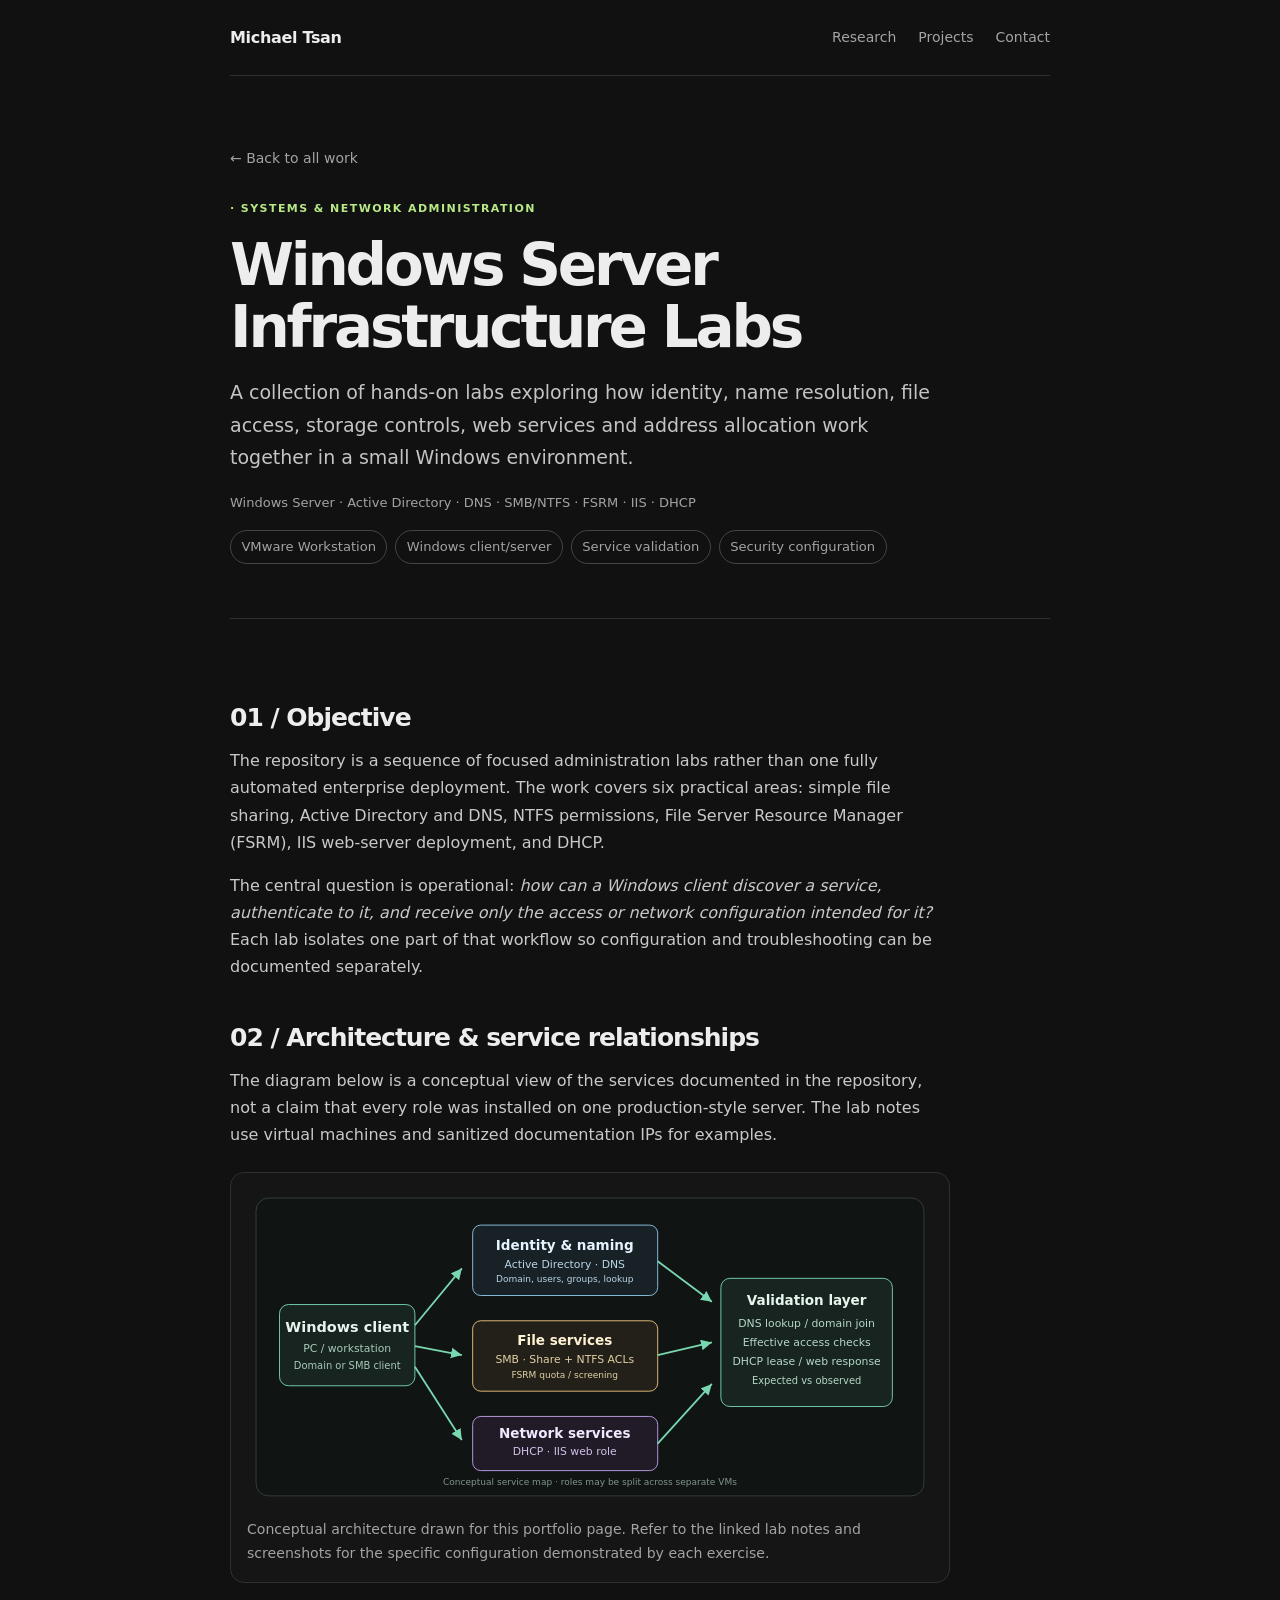
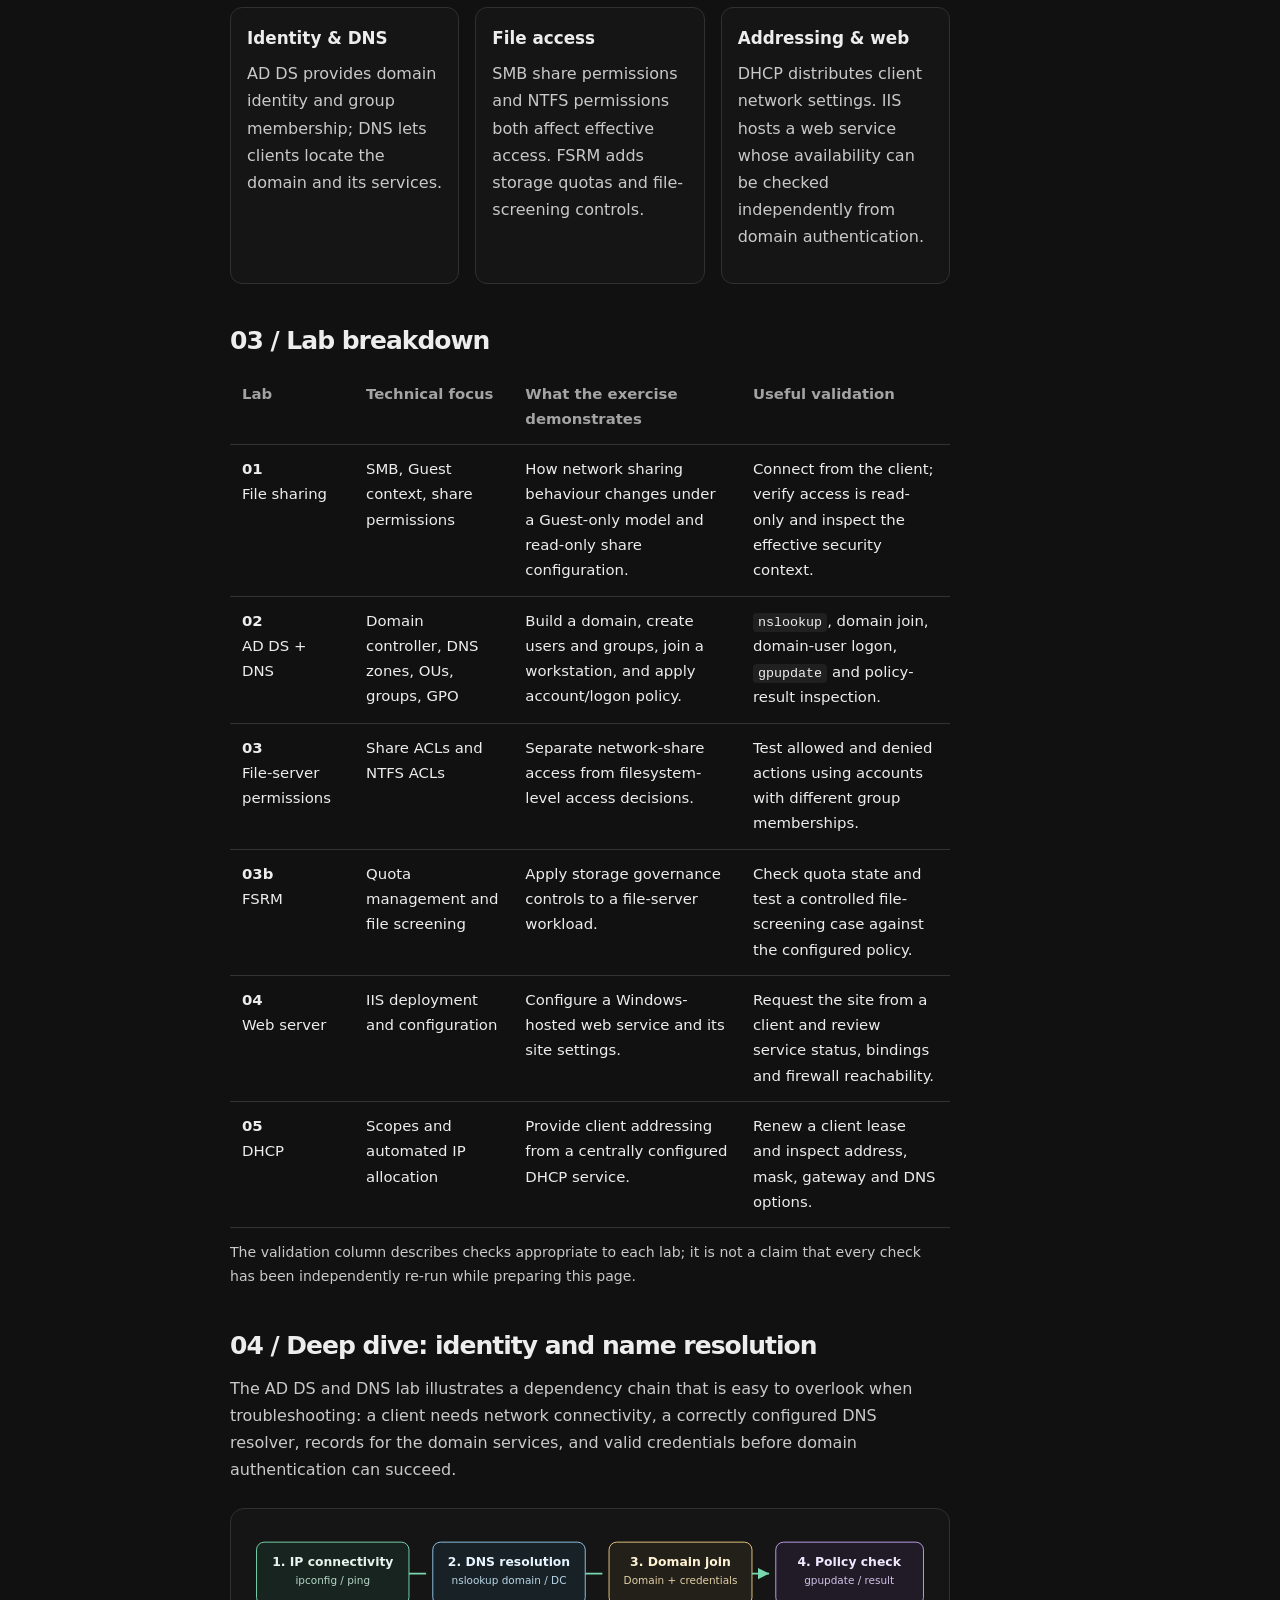
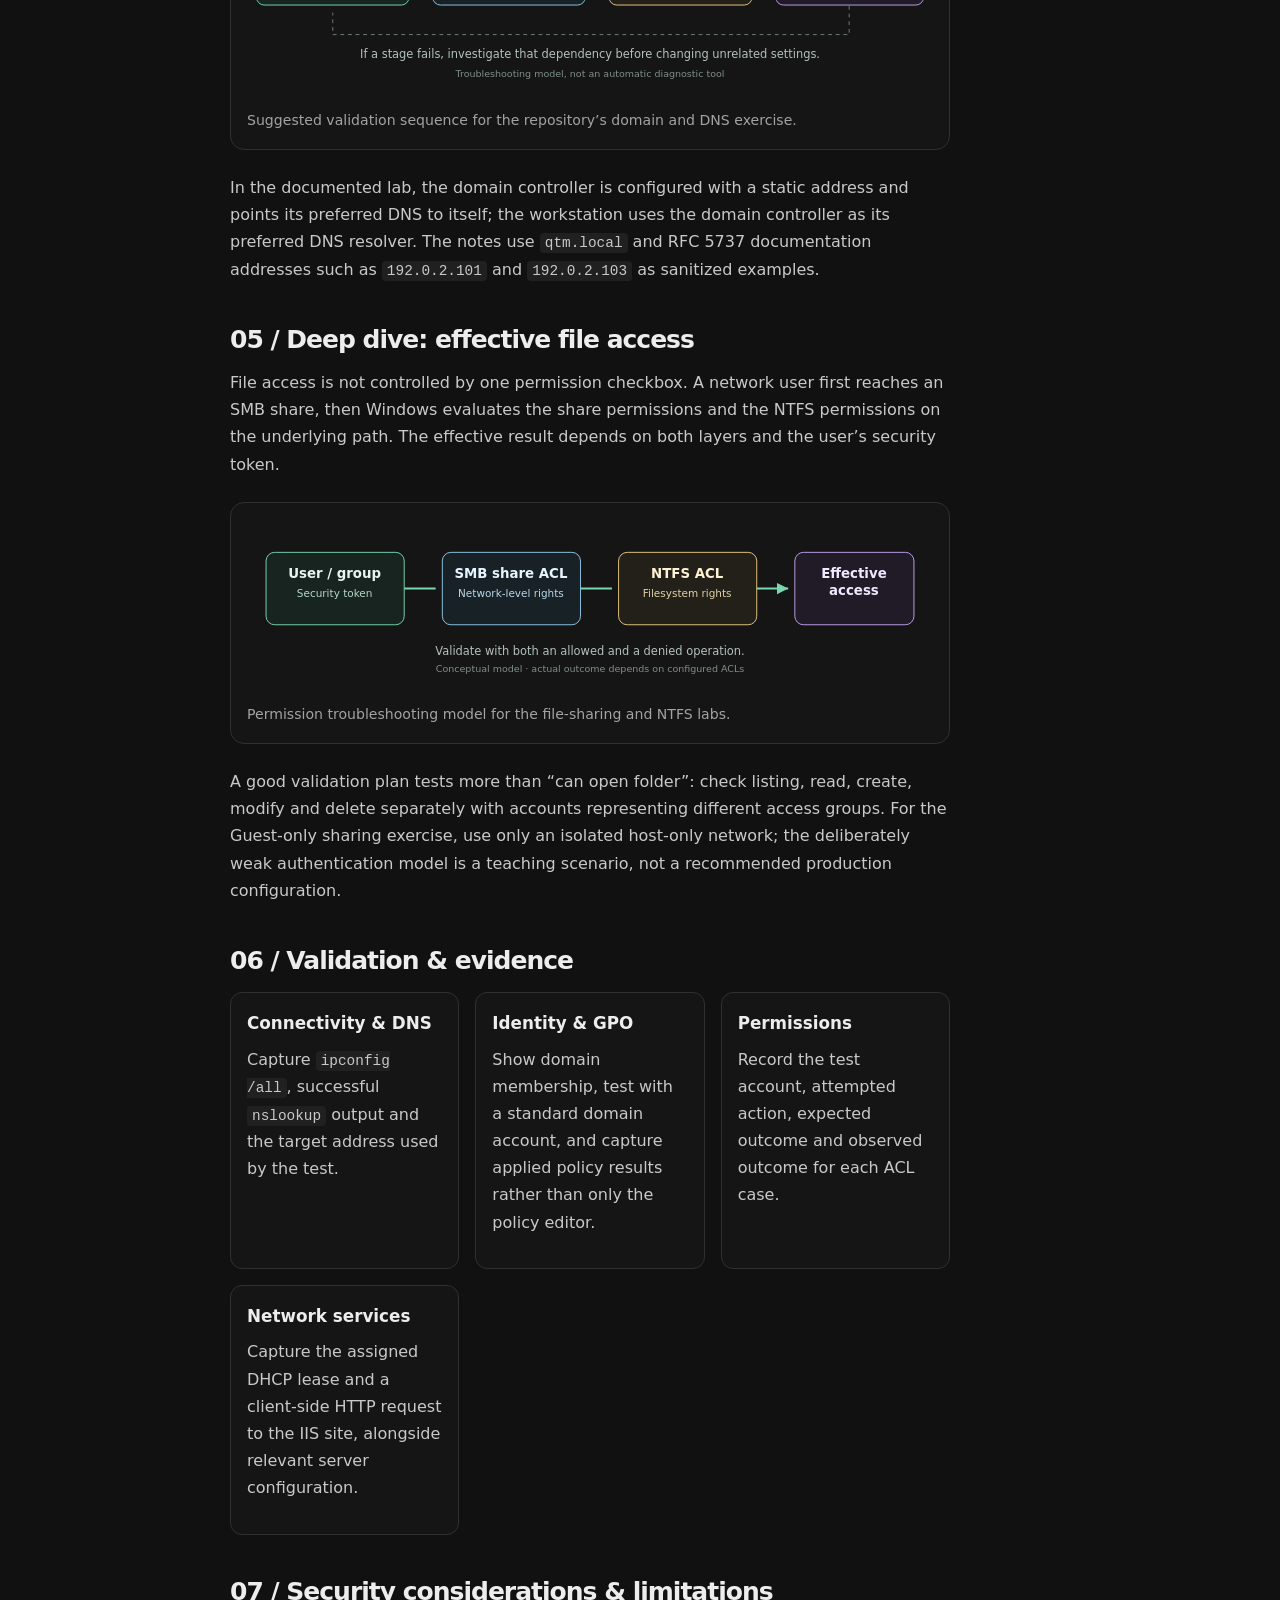
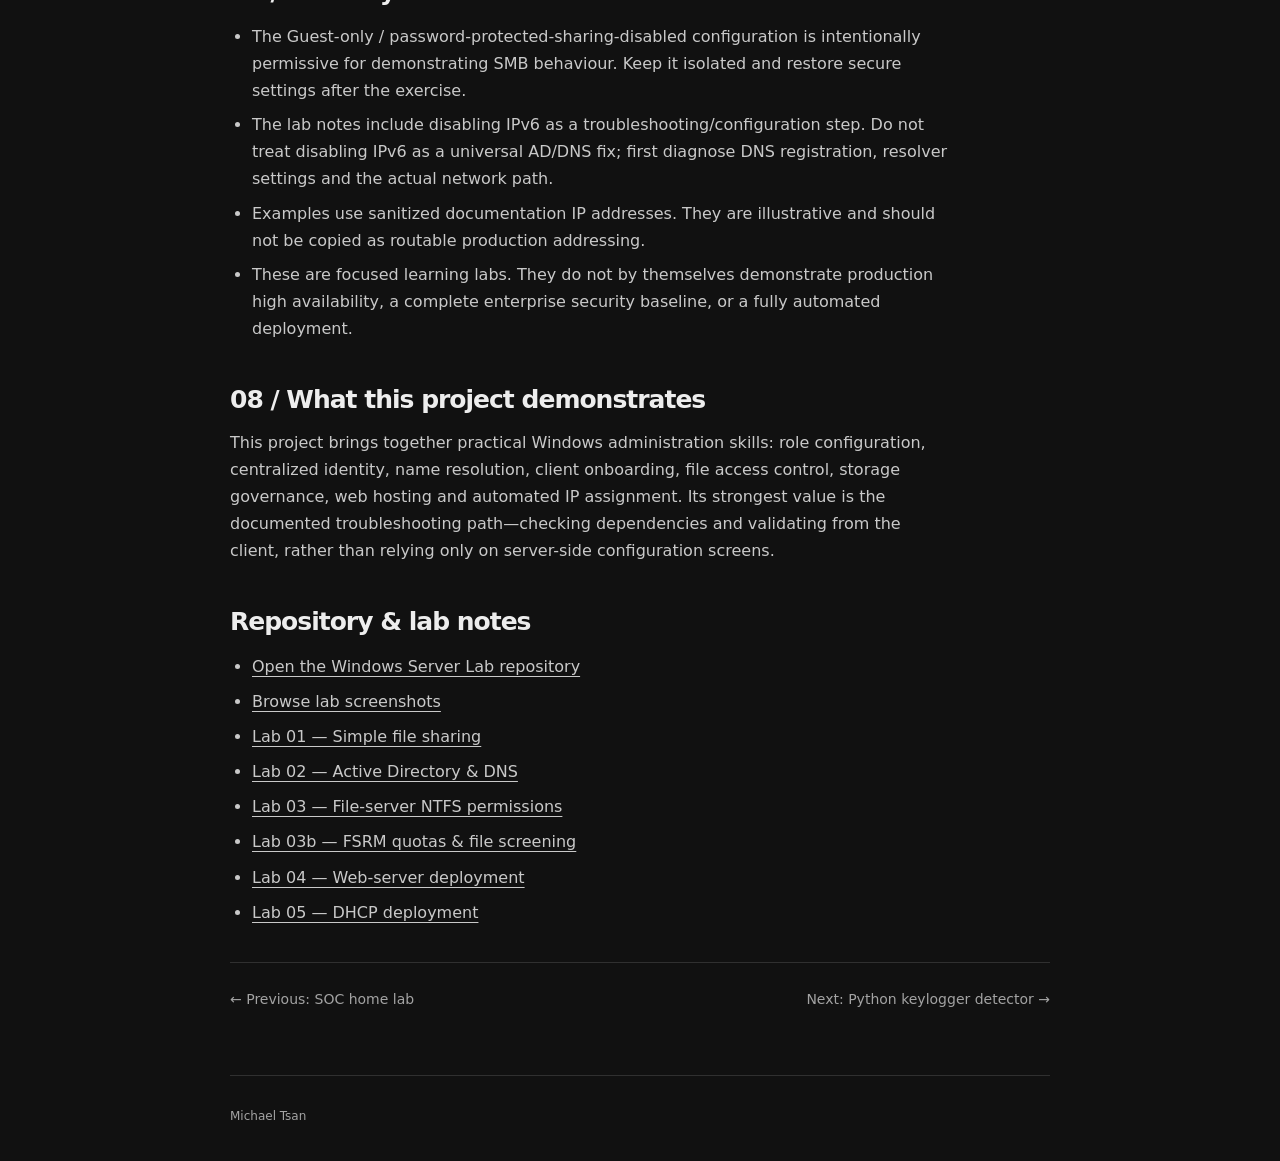
<file: projects/windows-server-lab.html>
<!doctype html>
<html lang="en">
<head>
  <meta charset="utf-8">
  <meta name="viewport" content="width=device-width, initial-scale=1">
  <meta name="description" content="Technical case study of Windows Server administration labs covering Active Directory, DNS, SMB permissions, FSRM, IIS and DHCP, with architecture diagrams and validation approaches.">
  <meta name="theme-color" content="#111111">
  <title>Windows Server Infrastructure Labs — Michael Tsan</title>
  <link rel="stylesheet" href="../css/style.css">
  <style>
    .case-figure{margin:1.5rem 0;padding:1rem;border:1px solid var(--border,#303030);border-radius:14px;background:var(--surface,#151515);overflow:hidden}
    .case-figure svg{display:block;width:100%;height:auto;max-height:420px}
    .case-figure figcaption,.small-note{font-size:.88rem;color:var(--muted,#a5a5a5);margin-top:.8rem}
    .case-grid{display:grid;grid-template-columns:repeat(auto-fit,minmax(210px,1fr));gap:1rem;margin:1rem 0}
    .case-card{border:1px solid var(--border,#303030);border-radius:12px;padding:1rem;background:var(--surface,#151515)}
    .case-card h3{margin-top:0;font-size:1.05rem}
    .tag-row{display:flex;flex-wrap:wrap;gap:.5rem;margin:1rem 0}
    .tag-row span{border:1px solid var(--border,#444);border-radius:999px;padding:.3rem .65rem;font-size:.82rem;color:var(--muted,#bdbdbd)}
    .table-wrap{overflow-x:auto} .case-table{width:100%;border-collapse:collapse;font-size:.93rem}
    .case-table th,.case-table td{padding:.75rem;text-align:left;vertical-align:top;border-bottom:1px solid var(--border,#333)}
    .case-table th{color:var(--muted,#bbb);font-weight:600}
    .callout{border-left:3px solid #7dd3a7;padding:.75rem 1rem;background:rgba(125,211,167,.06);margin:1rem 0}
    .code-line{font-family:ui-monospace,SFMono-Regular,Consolas,monospace;font-size:.9rem;overflow-wrap:anywhere}
    .resource-list li{margin:.5rem 0}
  </style>
</head>
<body>
  <header class="site-header">
    <a class="name" href="../index.html">Michael Tsan</a>
    <nav aria-label="Main navigation"><a href="../index.html#research">Research</a><a href="../index.html#projects">Projects</a><a href="../index.html#contact">Contact</a></nav>
  </header>
  <main>
    <header class="article-header">
      <a class="back-link" href="../index.html">← Back to all work</a>
      <p class="eyebrow"> · SYSTEMS & NETWORK ADMINISTRATION</p>
      <h1>Windows Server Infrastructure Labs</h1>
      <p class="article-lead">A collection of hands-on labs exploring how identity, name resolution, file access, storage controls, web services and address allocation work together in a small Windows environment.</p>
      <div class="article-meta"><span>Windows Server · Active Directory · DNS · SMB/NTFS · FSRM · IIS · DHCP</span></div>
      <div class="tag-row"><span>VMware Workstation</span><span>Windows client/server</span><span>Service validation</span><span>Security configuration</span></div>
    </header>
    <article class="article-body">
      <section>
        <h2>01 / Objective</h2>
        <p>The repository is a sequence of focused administration labs rather than one fully automated enterprise deployment. The work covers six practical areas: simple file sharing, Active Directory and DNS, NTFS permissions, File Server Resource Manager (FSRM), IIS web-server deployment, and DHCP.</p>
        <p>The central question is operational: <em>how can a Windows client discover a service, authenticate to it, and receive only the access or network configuration intended for it?</em> Each lab isolates one part of that workflow so configuration and troubleshooting can be documented separately.</p>
      </section>
      <section>
        <h2>02 / Architecture & service relationships</h2>
        <p>The diagram below is a conceptual view of the services documented in the repository, not a claim that every role was installed on one production-style server. The lab notes use virtual machines and sanitized documentation IPs for examples.</p>
        <figure class="case-figure">
          <svg viewBox="0 0 760 350" role="img" aria-labelledby="topology-title topology-desc" xmlns="http://www.w3.org/2000/svg">
            <title id="topology-title">Windows Server lab service map</title><desc id="topology-desc">A Windows client interacts with Active Directory and DNS, file services and NTFS permissions, FSRM, IIS, and DHCP in a virtualized lab.</desc>
            <defs><marker id="arr" markerWidth="8" markerHeight="8" refX="6" refY="3" orient="auto"><path d="M0,0 L6,3 L0,6 Z" fill="#79d7b0"/></marker></defs>
            <rect x="10" y="10" width="740" height="330" rx="14" fill="#101514" stroke="#34433d"/>
            <rect x="36" y="128" width="150" height="90" rx="10" fill="#17241f" stroke="#79d7b0"/><text x="111" y="158" fill="#e7f5ee" text-anchor="middle" font-size="16" font-weight="600">Windows client</text><text x="111" y="181" fill="#a8c9ba" text-anchor="middle" font-size="12">PC / workstation</text><text x="111" y="199" fill="#a8c9ba" text-anchor="middle" font-size="11">Domain or SMB client</text>
            <rect x="250" y="40" width="205" height="78" rx="9" fill="#182126" stroke="#8fc8e8"/><text x="352" y="68" fill="#e5f4ff" text-anchor="middle" font-size="15" font-weight="600">Identity & naming</text><text x="352" y="88" fill="#b8d6e7" text-anchor="middle" font-size="12">Active Directory · DNS</text><text x="352" y="103" fill="#b8d6e7" text-anchor="middle" font-size="10">Domain, users, groups, lookup</text>
            <rect x="250" y="146" width="205" height="78" rx="9" fill="#222019" stroke="#e8c77e"/><text x="352" y="173" fill="#fff2d4" text-anchor="middle" font-size="15" font-weight="600">File services</text><text x="352" y="193" fill="#e2d0a6" text-anchor="middle" font-size="12">SMB · Share + NTFS ACLs</text><text x="352" y="209" fill="#e2d0a6" text-anchor="middle" font-size="10">FSRM quota / screening</text>
            <rect x="250" y="252" width="205" height="60" rx="9" fill="#201b27" stroke="#c3a1ed"/><text x="352" y="276" fill="#f1e7ff" text-anchor="middle" font-size="15" font-weight="600">Network services</text><text x="352" y="295" fill="#d2c1e8" text-anchor="middle" font-size="12">DHCP · IIS web role</text>
            <rect x="525" y="99" width="190" height="142" rx="10" fill="#17241f" stroke="#79d7b0"/><text x="620" y="128" fill="#e7f5ee" text-anchor="middle" font-size="15" font-weight="600">Validation layer</text><text x="620" y="153" fill="#b5d8c8" text-anchor="middle" font-size="12">DNS lookup / domain join</text><text x="620" y="174" fill="#b5d8c8" text-anchor="middle" font-size="12">Effective access checks</text><text x="620" y="195" fill="#b5d8c8" text-anchor="middle" font-size="12">DHCP lease / web response</text><text x="620" y="216" fill="#b5d8c8" text-anchor="middle" font-size="11">Expected vs observed</text>
            <path d="M186 151 L238 88" stroke="#79d7b0" stroke-width="2" fill="none" marker-end="url(#arr)"/><path d="M186 174 L238 184" stroke="#79d7b0" stroke-width="2" fill="none" marker-end="url(#arr)"/><path d="M186 197 L238 278" stroke="#79d7b0" stroke-width="2" fill="none" marker-end="url(#arr)"/><path d="M455 80 L515 125" stroke="#79d7b0" stroke-width="2" fill="none" marker-end="url(#arr)"/><path d="M455 184 L515 170" stroke="#79d7b0" stroke-width="2" fill="none" marker-end="url(#arr)"/><path d="M455 282 L515 216" stroke="#79d7b0" stroke-width="2" fill="none" marker-end="url(#arr)"/>
            <text x="380" y="328" fill="#80928a" text-anchor="middle" font-size="10">Conceptual service map · roles may be split across separate VMs</text>
          </svg>
          <figcaption>Conceptual architecture drawn for this portfolio page. Refer to the linked lab notes and screenshots for the specific configuration demonstrated by each exercise.</figcaption>
        </figure>
        <div class="case-grid">
          <div class="case-card"><h3>Identity & DNS</h3><p>AD DS provides domain identity and group membership; DNS lets clients locate the domain and its services.</p></div>
          <div class="case-card"><h3>File access</h3><p>SMB share permissions and NTFS permissions both affect effective access. FSRM adds storage quotas and file-screening controls.</p></div>
          <div class="case-card"><h3>Addressing & web</h3><p>DHCP distributes client network settings. IIS hosts a web service whose availability can be checked independently from domain authentication.</p></div>
        </div>
      </section>
      <section>
        <h2>03 / Lab breakdown</h2>
        <div class="table-wrap"><table class="case-table"><thead><tr><th>Lab</th><th>Technical focus</th><th>What the exercise demonstrates</th><th>Useful validation</th></tr></thead><tbody>
          <tr><td><strong>01</strong><br>File sharing</td><td>SMB, Guest context, share permissions</td><td>How network sharing behaviour changes under a Guest-only model and read-only share configuration.</td><td>Connect from the client; verify access is read-only and inspect the effective security context.</td></tr>
          <tr><td><strong>02</strong><br>AD DS + DNS</td><td>Domain controller, DNS zones, OUs, groups, GPO</td><td>Build a domain, create users and groups, join a workstation, and apply account/logon policy.</td><td><code>nslookup</code>, domain join, domain-user logon, <code>gpupdate</code> and policy-result inspection.</td></tr>
          <tr><td><strong>03</strong><br>File-server permissions</td><td>Share ACLs and NTFS ACLs</td><td>Separate network-share access from filesystem-level access decisions.</td><td>Test allowed and denied actions using accounts with different group memberships.</td></tr>
          <tr><td><strong>03b</strong><br>FSRM</td><td>Quota management and file screening</td><td>Apply storage governance controls to a file-server workload.</td><td>Check quota state and test a controlled file-screening case against the configured policy.</td></tr>
          <tr><td><strong>04</strong><br>Web server</td><td>IIS deployment and configuration</td><td>Configure a Windows-hosted web service and its site settings.</td><td>Request the site from a client and review service status, bindings and firewall reachability.</td></tr>
          <tr><td><strong>05</strong><br>DHCP</td><td>Scopes and automated IP allocation</td><td>Provide client addressing from a centrally configured DHCP service.</td><td>Renew a client lease and inspect address, mask, gateway and DNS options.</td></tr>
        </tbody></table></div>
        <p class="small-note">The validation column describes checks appropriate to each lab; it is not a claim that every check has been independently re-run while preparing this page.</p>
      </section>
      <section>
        <h2>04 / Deep dive: identity and name resolution</h2>
        <p>The AD DS and DNS lab illustrates a dependency chain that is easy to overlook when troubleshooting: a client needs network connectivity, a correctly configured DNS resolver, records for the domain services, and valid credentials before domain authentication can succeed.</p>
        <figure class="case-figure">
          <svg viewBox="0 0 720 180" role="img" aria-labelledby="ad-flow-title" xmlns="http://www.w3.org/2000/svg">
            <title id="ad-flow-title">Domain join troubleshooting flow</title>
            <defs><marker id="adarr" markerWidth="8" markerHeight="8" refX="6" refY="3" orient="auto"><path d="M0,0 L6,3 L0,6 Z" fill="#79d7b0"/></marker></defs>
            <rect x="10" y="18" width="160" height="66" rx="8" fill="#17241f" stroke="#79d7b0"/><text x="90" y="43" fill="#e7f5ee" text-anchor="middle" font-size="13" font-weight="600">1. IP connectivity</text><text x="90" y="62" fill="#b5d8c8" text-anchor="middle" font-size="11">ipconfig / ping</text>
            <rect x="195" y="18" width="160" height="66" rx="8" fill="#182126" stroke="#8fc8e8"/><text x="275" y="43" fill="#e5f4ff" text-anchor="middle" font-size="13" font-weight="600">2. DNS resolution</text><text x="275" y="62" fill="#b8d6e7" text-anchor="middle" font-size="11">nslookup domain / DC</text>
            <rect x="380" y="18" width="150" height="66" rx="8" fill="#222019" stroke="#e8c77e"/><text x="455" y="43" fill="#fff2d4" text-anchor="middle" font-size="13" font-weight="600">3. Domain join</text><text x="455" y="62" fill="#e2d0a6" text-anchor="middle" font-size="11">Domain + credentials</text>
            <rect x="555" y="18" width="155" height="66" rx="8" fill="#201b27" stroke="#c3a1ed"/><text x="632" y="43" fill="#f1e7ff" text-anchor="middle" font-size="13" font-weight="600">4. Policy check</text><text x="632" y="62" fill="#d2c1e8" text-anchor="middle" font-size="11">gpupdate / result</text>
            <path d="M170 51H188M355 51H373M530 51H548" stroke="#79d7b0" stroke-width="2" marker-end="url(#adarr)"/>
            <path d="M632 85V115H90V92" stroke="#6f8178" stroke-dasharray="4 4" fill="none"/><text x="360" y="140" fill="#b3c2bb" text-anchor="middle" font-size="12">If a stage fails, investigate that dependency before changing unrelated settings.</text><text x="360" y="160" fill="#7f9087" text-anchor="middle" font-size="10">Troubleshooting model, not an automatic diagnostic tool</text>
          </svg>
          <figcaption>Suggested validation sequence for the repository’s domain and DNS exercise.</figcaption>
        </figure>
        <p>In the documented lab, the domain controller is configured with a static address and points its preferred DNS to itself; the workstation uses the domain controller as its preferred DNS resolver. The notes use <code>qtm.local</code> and RFC 5737 documentation addresses such as <code>192.0.2.101</code> and <code>192.0.2.103</code> as sanitized examples.</p>
      </section>
      <section>
        <h2>05 / Deep dive: effective file access</h2>
        <p>File access is not controlled by one permission checkbox. A network user first reaches an SMB share, then Windows evaluates the share permissions and the NTFS permissions on the underlying path. The effective result depends on both layers and the user’s security token.</p>
        <figure class="case-figure">
          <svg viewBox="0 0 720 180" role="img" aria-labelledby="acl-title" xmlns="http://www.w3.org/2000/svg">
            <title id="acl-title">SMB access decision layers</title>
            <defs><marker id="aclarr" markerWidth="8" markerHeight="8" refX="6" refY="3" orient="auto"><path d="M0,0 L6,3 L0,6 Z" fill="#79d7b0"/></marker></defs>
            <rect x="20" y="35" width="145" height="76" rx="9" fill="#17241f" stroke="#79d7b0"/><text x="92" y="62" fill="#e7f5ee" text-anchor="middle" font-size="14" font-weight="600">User / group</text><text x="92" y="82" fill="#b5d8c8" text-anchor="middle" font-size="11">Security token</text>
            <rect x="205" y="35" width="145" height="76" rx="9" fill="#182126" stroke="#8fc8e8"/><text x="277" y="62" fill="#e5f4ff" text-anchor="middle" font-size="14" font-weight="600">SMB share ACL</text><text x="277" y="82" fill="#b8d6e7" text-anchor="middle" font-size="11">Network-level rights</text>
            <rect x="390" y="35" width="145" height="76" rx="9" fill="#222019" stroke="#e8c77e"/><text x="462" y="62" fill="#fff2d4" text-anchor="middle" font-size="14" font-weight="600">NTFS ACL</text><text x="462" y="82" fill="#e2d0a6" text-anchor="middle" font-size="11">Filesystem rights</text>
            <rect x="575" y="35" width="125" height="76" rx="9" fill="#201b27" stroke="#c3a1ed"/><text x="637" y="62" fill="#f1e7ff" text-anchor="middle" font-size="14" font-weight="600">Effective</text><text x="637" y="80" fill="#f1e7ff" text-anchor="middle" font-size="14" font-weight="600">access</text>
            <path d="M165 73H198M350 73H383M535 73H568" stroke="#79d7b0" stroke-width="2" marker-end="url(#aclarr)"/><text x="360" y="143" fill="#b3c2bb" text-anchor="middle" font-size="12">Validate with both an allowed and a denied operation.</text><text x="360" y="161" fill="#7f9087" text-anchor="middle" font-size="10">Conceptual model · actual outcome depends on configured ACLs</text>
          </svg>
          <figcaption>Permission troubleshooting model for the file-sharing and NTFS labs.</figcaption>
        </figure>
        <p>A good validation plan tests more than “can open folder”: check listing, read, create, modify and delete separately with accounts representing different access groups. For the Guest-only sharing exercise, use only an isolated host-only network; the deliberately weak authentication model is a teaching scenario, not a recommended production configuration.</p>
      </section>
      <section>
        <h2>06 / Validation & evidence</h2>
        <div class="case-grid">
          <div class="case-card"><h3>Connectivity & DNS</h3><p>Capture <code>ipconfig /all</code>, successful <code>nslookup</code> output and the target address used by the test.</p></div>
          <div class="case-card"><h3>Identity & GPO</h3><p>Show domain membership, test with a standard domain account, and capture applied policy results rather than only the policy editor.</p></div>
          <div class="case-card"><h3>Permissions</h3><p>Record the test account, attempted action, expected outcome and observed outcome for each ACL case.</p></div>
          <div class="case-card"><h3>Network services</h3><p>Capture the assigned DHCP lease and a client-side HTTP request to the IIS site, alongside relevant server configuration.</p></div>
        </div>
      </section>
      <section>
        <h2>07 / Security considerations & limitations</h2>
        <ul>
          <li>The Guest-only / password-protected-sharing-disabled configuration is intentionally permissive for demonstrating SMB behaviour. Keep it isolated and restore secure settings after the exercise.</li>
          <li>The lab notes include disabling IPv6 as a troubleshooting/configuration step. Do not treat disabling IPv6 as a universal AD/DNS fix; first diagnose DNS registration, resolver settings and the actual network path.</li>
          <li>Examples use sanitized documentation IP addresses. They are illustrative and should not be copied as routable production addressing.</li>
          <li>These are focused learning labs. They do not by themselves demonstrate production high availability, a complete enterprise security baseline, or a fully automated deployment.</li>
        </ul>
      </section>
      <section>
        <h2>08 / What this project demonstrates</h2>
        <p>This project brings together practical Windows administration skills: role configuration, centralized identity, name resolution, client onboarding, file access control, storage governance, web hosting and automated IP assignment. Its strongest value is the documented troubleshooting path—checking dependencies and validating from the client, rather than relying only on server-side configuration screens.</p>
      </section>
      <section>
        <h2>Repository & lab notes</h2>
        <ul class="resource-list">
          <li><a href="https://github.com/sleepyguy396/windows-server-lab" target="_blank" rel="noopener noreferrer">Open the Windows Server Lab repository</a></li>
          <li><a href="https://github.com/sleepyguy396/windows-server-lab/tree/main/Screenshots" target="_blank" rel="noopener noreferrer">Browse lab screenshots</a></li>
          <li><a href="https://github.com/sleepyguy396/windows-server-lab/blob/main/01-Simple-File-Sharing-Lab.md" target="_blank" rel="noopener noreferrer">Lab 01 — Simple file sharing</a></li>
          <li><a href="https://github.com/sleepyguy396/windows-server-lab/blob/main/02-Active-Directory-DNS-Lab.md" target="_blank" rel="noopener noreferrer">Lab 02 — Active Directory & DNS</a></li>
          <li><a href="https://github.com/sleepyguy396/windows-server-lab/blob/main/03-File-Server-NTFS-Permissions-Lab.md" target="_blank" rel="noopener noreferrer">Lab 03 — File-server NTFS permissions</a></li>
          <li><a href="https://github.com/sleepyguy396/windows-server-lab/blob/main/03b-FSRM-Quota-File-Screening-Lab.md" target="_blank" rel="noopener noreferrer">Lab 03b — FSRM quotas & file screening</a></li>
          <li><a href="https://github.com/sleepyguy396/windows-server-lab/blob/main/04-Web-Server-Deployment-%26-Configuration.md" target="_blank" rel="noopener noreferrer">Lab 04 — Web-server deployment</a></li>
          <li><a href="https://github.com/sleepyguy396/windows-server-lab/blob/main/05-Deploying-%26-Configuring-DHCP-Server.md" target="_blank" rel="noopener noreferrer">Lab 05 — DHCP deployment</a></li>
        </ul>
      </section>
    </article>
    <nav class="article-nav" aria-label="Other articles"><a href="soc-home-lab.html">← Previous: SOC home lab</a><a href="python-keylogger-detector.html">Next: Python keylogger detector →</a></nav>
  </main>
  <footer><span>Michael Tsan</span></footer>
</body>
</html>
</file>
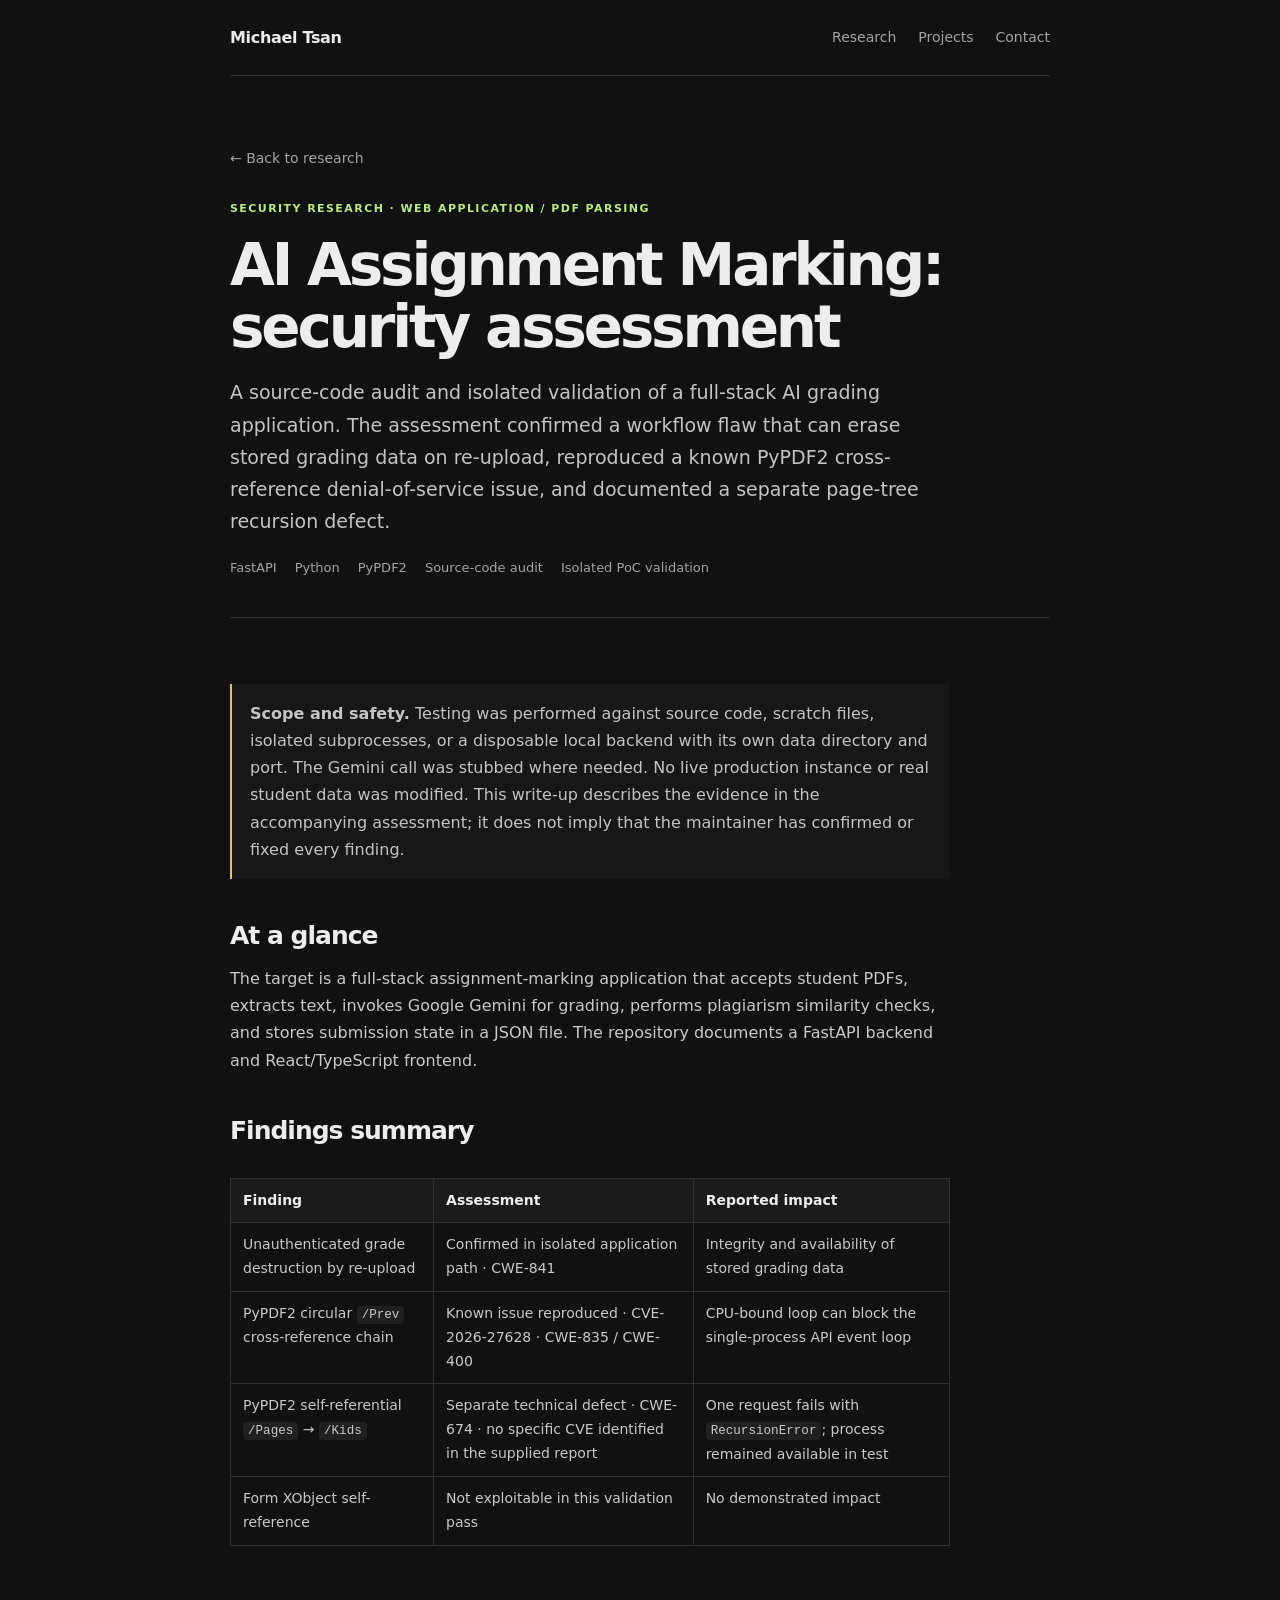
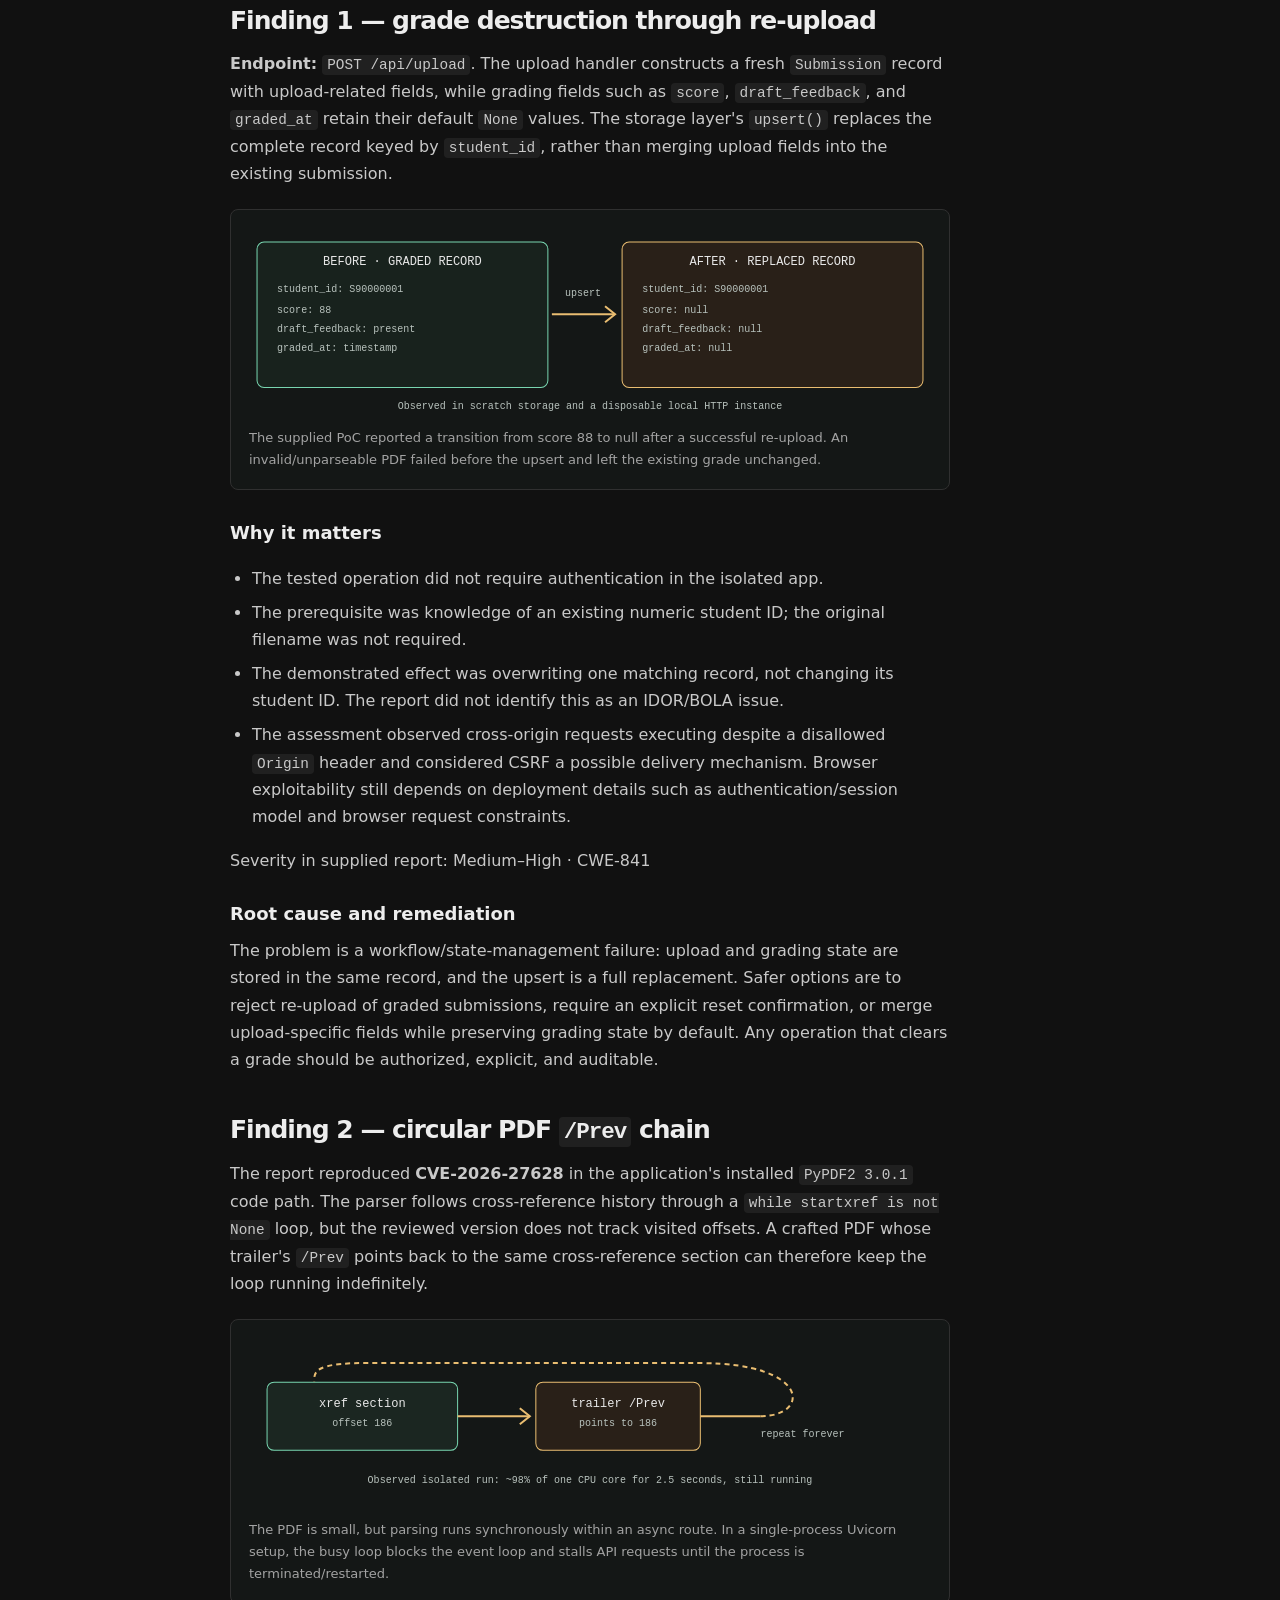
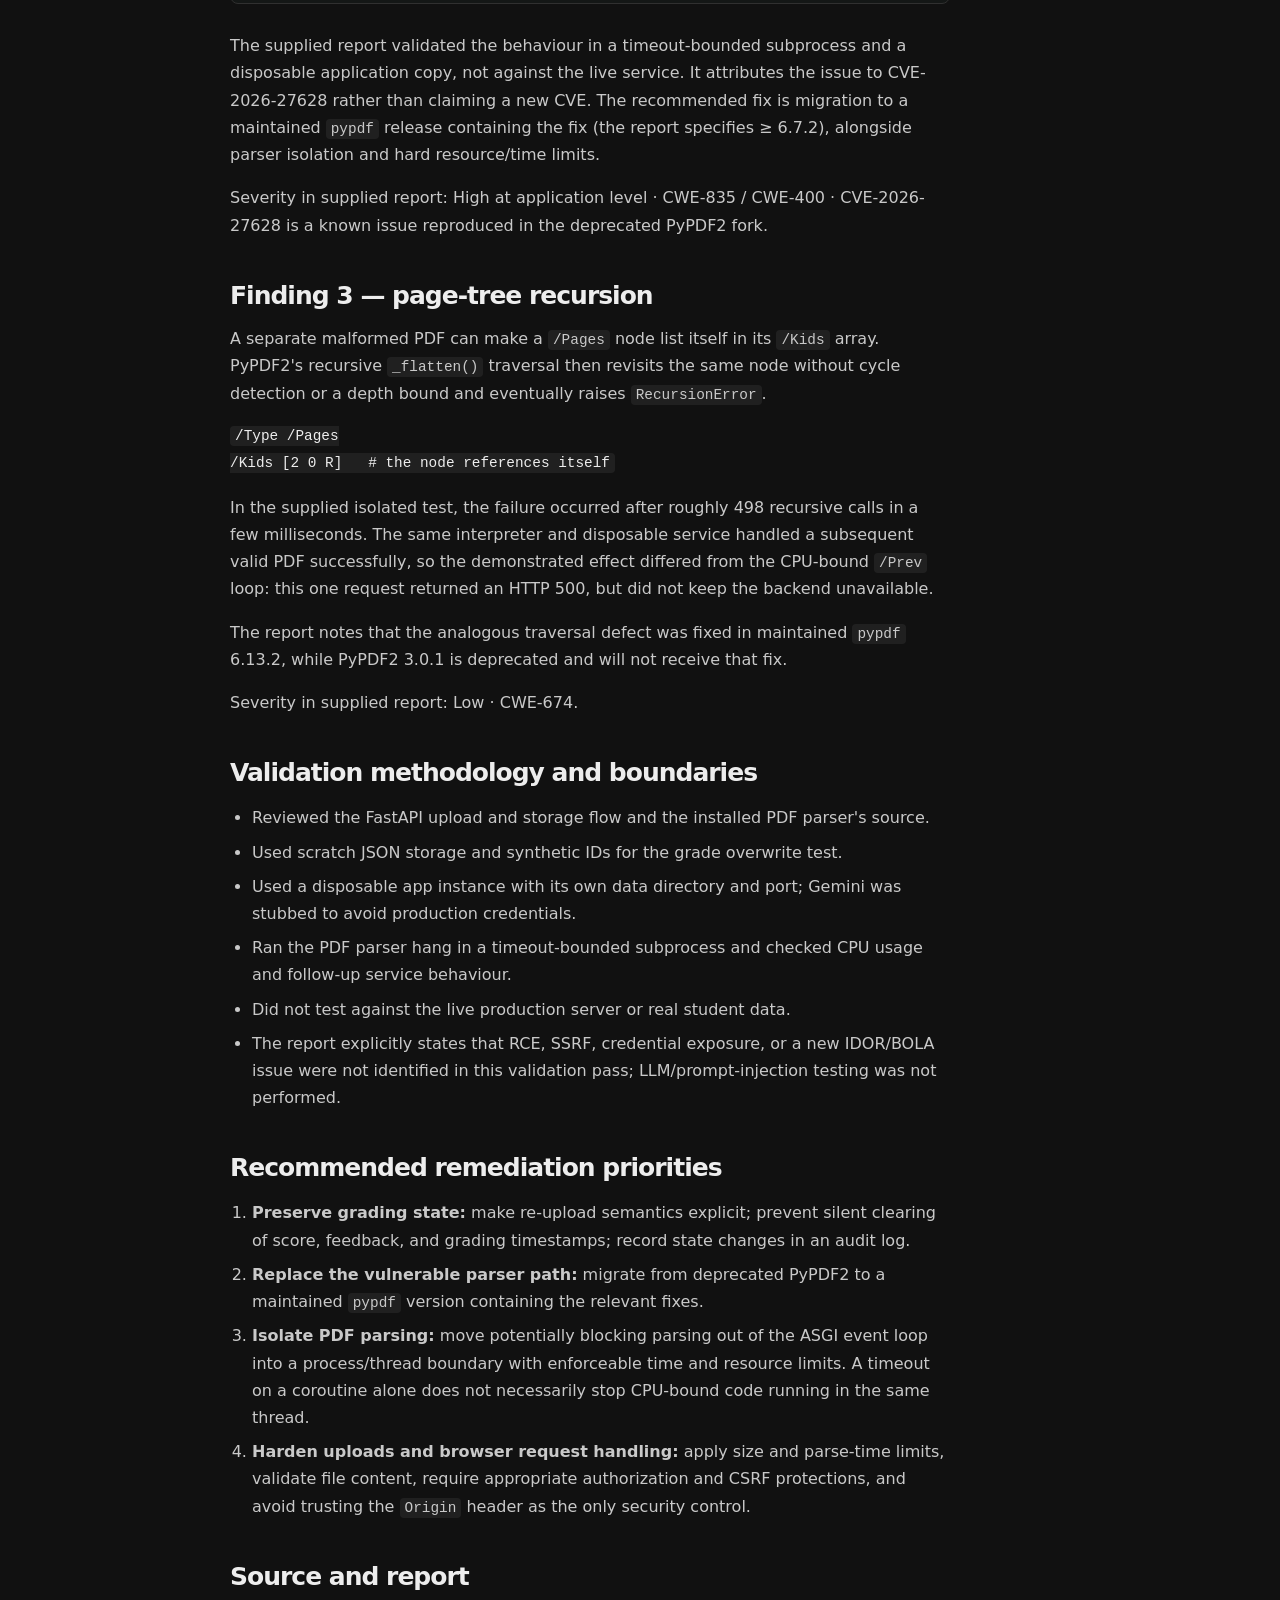
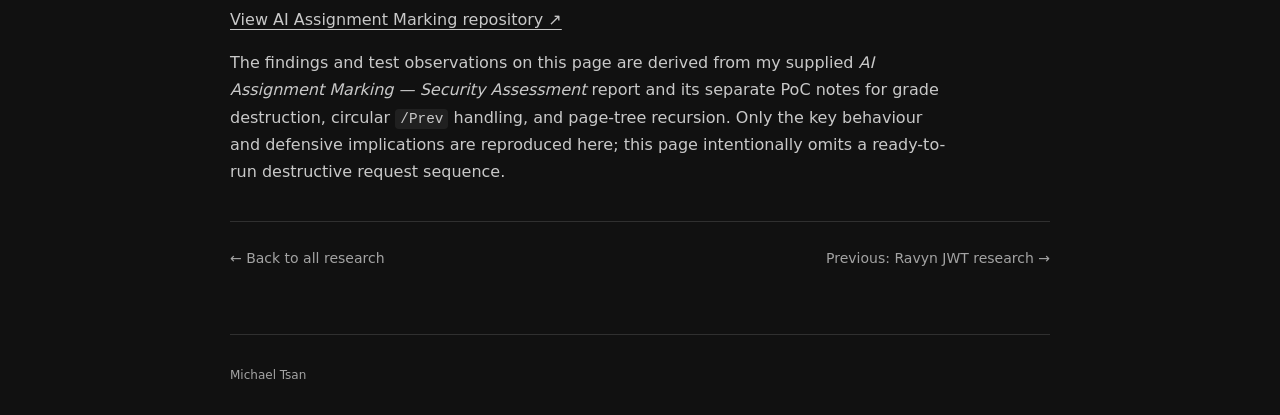
<file: research/ai-assignment-marking-security.html>
<!doctype html>
<html lang="en">
<head>
  <meta charset="utf-8">
  <meta name="viewport" content="width=device-width, initial-scale=1">
  <meta name="description" content="Security assessment of an AI assignment-marking application: grade-state destruction on re-upload and PDF parser denial-of-service behaviours.">
  <meta name="theme-color" content="#111111">
  <title>AI Assignment Marking — Security Assessment | Michael Tsan</title>
  <link rel="stylesheet" href="../css/style.css">
  <style>
    .diagram { margin: 22px 0 28px; padding: 18px; border: 1px solid var(--line); background: #141716; border-radius: 8px; }
    .diagram svg { display:block; width:100%; height:auto; }
    .diagram figcaption { margin-top: 10px; color: var(--muted); font-size: 13px; }
    .finding { margin: 22px 0; padding: 18px; border: 1px solid var(--line); border-radius: 8px; background: var(--panel); }
    .finding h3 { margin-top: 0; }
    .finding .finding-meta { color: var(--muted); font-size: 13px; }
    .tag-row { display:flex; flex-wrap:wrap; gap:8px; margin:14px 0; }
    .tag { border:1px solid var(--line); border-radius:999px; padding:3px 9px; color:#c9c9c9; font-size:12px; }
    .table-wrap { overflow-x:auto; }
    table { width:100%; border-collapse:collapse; margin:18px 0; font-size:14px; }
    th,td { border:1px solid var(--line); text-align:left; padding:10px 12px; vertical-align:top; }
    th { color:var(--text); background:#1b1b1b; }
    td { color:#c9c9c9; }
    .callout-warn { border-left-color:#e9bd71; }
    .flow-label { font: 12px ui-monospace, SFMono-Regular, Consolas, monospace; fill:#e8e8e8; }
    .flow-sub { font: 10px ui-monospace, SFMono-Regular, Consolas, monospace; fill:#b8c2bd; }
  </style>
</head>
<body>
  <header class="site-header">
    <a class="name" href="../index.html">Michael Tsan</a>
    <nav aria-label="Main navigation">
      <a href="../index.html#research">Research</a>
      <a href="../index.html#projects">Projects</a>
      <a href="../index.html#contact">Contact</a>
    </nav>
  </header>
  <main>
    <header class="article-header">
      <a class="back-link" href="../index.html#research">← Back to research</a>
      <p class="eyebrow">SECURITY RESEARCH · WEB APPLICATION / PDF PARSING</p>
      <h1>AI Assignment Marking: security assessment</h1>
      <p class="article-lead">A source-code audit and isolated validation of a full-stack AI grading application. The assessment confirmed a workflow flaw that can erase stored grading data on re-upload, reproduced a known PyPDF2 cross-reference denial-of-service issue, and documented a separate page-tree recursion defect.</p>
      <div class="article-meta"><span>FastAPI</span><span>Python</span><span>PyPDF2</span><span>Source-code audit</span><span>Isolated PoC validation</span></div>
    </header>

    <article class="article-body">
      <div class="note callout-warn"><strong>Scope and safety.</strong> Testing was performed against source code, scratch files, isolated subprocesses, or a disposable local backend with its own data directory and port. The Gemini call was stubbed where needed. No live production instance or real student data was modified. This write-up describes the evidence in the accompanying assessment; it does not imply that the maintainer has confirmed or fixed every finding.</div>

      <section>
        <h2>At a glance</h2>
        <p>The target is a full-stack assignment-marking application that accepts student PDFs, extracts text, invokes Google Gemini for grading, performs plagiarism similarity checks, and stores submission state in a JSON file. The repository documents a FastAPI backend and React/TypeScript frontend.</p>
      </section>

      <section>
        <h2>Findings summary</h2>
        <div class="table-wrap"><table><thead><tr><th>Finding</th><th>Assessment</th><th>Reported impact</th></tr></thead><tbody>
          <tr><td>Unauthenticated grade destruction by re-upload</td><td>Confirmed in isolated application path · CWE-841</td><td>Integrity and availability of stored grading data</td></tr>
          <tr><td>PyPDF2 circular <code>/Prev</code> cross-reference chain</td><td>Known issue reproduced · CVE-2026-27628 · CWE-835 / CWE-400</td><td>CPU-bound loop can block the single-process API event loop</td></tr>
          <tr><td>PyPDF2 self-referential <code>/Pages</code> → <code>/Kids</code></td><td>Separate technical defect · CWE-674 · no specific CVE identified in the supplied report</td><td>One request fails with <code>RecursionError</code>; process remained available in test</td></tr>
          <tr><td>Form XObject self-reference</td><td>Not exploitable in this validation pass</td><td>No demonstrated impact</td></tr>
        </tbody></table></div>
      </section>

      <section>
        <h2>Finding 1 — grade destruction through re-upload</h2>
        <p><strong>Endpoint:</strong> <code>POST /api/upload</code>. The upload handler constructs a fresh <code>Submission</code> record with upload-related fields, while grading fields such as <code>score</code>, <code>draft_feedback</code>, and <code>graded_at</code> retain their default <code>None</code> values. The storage layer's <code>upsert()</code> replaces the complete record keyed by <code>student_id</code>, rather than merging upload fields into the existing submission.</p>
        <figure class="diagram">
          <svg viewBox="0 0 680 188" role="img" aria-label="Before and after state showing a graded submission replaced by a new ungraded record">
            <rect x="8" y="14" width="290" height="145" rx="7" fill="#18221d" stroke="#78d6b0"/>
            <text x="153" y="37" text-anchor="middle" class="flow-label">BEFORE · GRADED RECORD</text>
            <text x="28" y="64" class="flow-sub">student_id: S90000001</text><text x="28" y="85" class="flow-sub">score: 88</text><text x="28" y="104" class="flow-sub">draft_feedback: present</text><text x="28" y="123" class="flow-sub">graded_at: timestamp</text>
            <path d="M302 86 H365" stroke="#e9bd71" stroke-width="2"/><path d="M355 78 L365 86 L355 94" fill="none" stroke="#e9bd71" stroke-width="2"/>
            <text x="333" y="68" text-anchor="middle" class="flow-sub">upsert</text>
            <rect x="372" y="14" width="300" height="145" rx="7" fill="#292018" stroke="#e9bd71"/>
            <text x="522" y="37" text-anchor="middle" class="flow-label">AFTER · REPLACED RECORD</text>
            <text x="392" y="64" class="flow-sub">student_id: S90000001</text><text x="392" y="85" class="flow-sub">score: null</text><text x="392" y="104" class="flow-sub">draft_feedback: null</text><text x="392" y="123" class="flow-sub">graded_at: null</text>
            <text x="340" y="180" text-anchor="middle" class="flow-sub">Observed in scratch storage and a disposable local HTTP instance</text>
          </svg>
          <figcaption>The supplied PoC reported a transition from score 88 to null after a successful re-upload. An invalid/unparseable PDF failed before the upsert and left the existing grade unchanged.</figcaption>
        </figure>
        <h3>Why it matters</h3>
        <ul>
          <li>The tested operation did not require authentication in the isolated app.</li>
          <li>The prerequisite was knowledge of an existing numeric student ID; the original filename was not required.</li>
          <li>The demonstrated effect was overwriting one matching record, not changing its student ID. The report did not identify this as an IDOR/BOLA issue.</li>
          <li>The assessment observed cross-origin requests executing despite a disallowed <code>Origin</code> header and considered CSRF a possible delivery mechanism. Browser exploitability still depends on deployment details such as authentication/session model and browser request constraints.</li>
        </ul>
        <p class="finding-meta">Severity in supplied report: Medium–High · CWE-841</p>
        <h3>Root cause and remediation</h3>
        <p>The problem is a workflow/state-management failure: upload and grading state are stored in the same record, and the upsert is a full replacement. Safer options are to reject re-upload of graded submissions, require an explicit reset confirmation, or merge upload-specific fields while preserving grading state by default. Any operation that clears a grade should be authorized, explicit, and auditable.</p>
      </section>

      <section>
        <h2>Finding 2 — circular PDF <code>/Prev</code> chain</h2>
        <p>The report reproduced <strong>CVE-2026-27628</strong> in the application's installed <code>PyPDF2 3.0.1</code> code path. The parser follows cross-reference history through a <code>while startxref is not None</code> loop, but the reviewed version does not track visited offsets. A crafted PDF whose trailer's <code>/Prev</code> points back to the same cross-reference section can therefore keep the loop running indefinitely.</p>
        <figure class="diagram">
          <svg viewBox="0 0 680 170" role="img" aria-label="Circular previous cross-reference pointer creates an infinite loop in the PDF parser">
            <rect x="18" y="44" width="190" height="68" rx="7" fill="#1b2621" stroke="#78d6b0"/><text x="113" y="69" text-anchor="middle" class="flow-label">xref section</text><text x="113" y="88" text-anchor="middle" class="flow-sub">offset 186</text>
            <path d="M208 78 H280" stroke="#e9bd71" stroke-width="2"/><path d="M270 70 L280 78 L270 86" fill="none" stroke="#e9bd71" stroke-width="2"/>
            <rect x="286" y="44" width="164" height="68" rx="7" fill="#292018" stroke="#e9bd71"/><text x="368" y="69" text-anchor="middle" class="flow-label">trailer /Prev</text><text x="368" y="88" text-anchor="middle" class="flow-sub">points to 186</text>
            <path d="M450 78 H510" stroke="#e9bd71" stroke-width="2"/><path d="M510 78 C560 78 560 25 450 25 H115 C65 25 65 34 65 43" fill="none" stroke="#e9bd71" stroke-width="2" stroke-dasharray="5 4"/><text x="510" y="99" class="flow-sub">repeat forever</text>
            <text x="340" y="145" text-anchor="middle" class="flow-sub">Observed isolated run: ~98% of one CPU core for 2.5 seconds, still running</text>
          </svg>
          <figcaption>The PDF is small, but parsing runs synchronously within an async route. In a single-process Uvicorn setup, the busy loop blocks the event loop and stalls API requests until the process is terminated/restarted.</figcaption>
        </figure>
        <p>The supplied report validated the behaviour in a timeout-bounded subprocess and a disposable application copy, not against the live service. It attributes the issue to CVE-2026-27628 rather than claiming a new CVE. The recommended fix is migration to a maintained <code>pypdf</code> release containing the fix (the report specifies ≥ 6.7.2), alongside parser isolation and hard resource/time limits.</p>
        <p class="finding-meta">Severity in supplied report: High at application level · CWE-835 / CWE-400 · CVE-2026-27628 is a known issue reproduced in the deprecated PyPDF2 fork.</p>
      </section>

      <section>
        <h2>Finding 3 — page-tree recursion</h2>
        <p>A separate malformed PDF can make a <code>/Pages</code> node list itself in its <code>/Kids</code> array. PyPDF2's recursive <code>_flatten()</code> traversal then revisits the same node without cycle detection or a depth bound and eventually raises <code>RecursionError</code>.</p>
        <pre><code>/Type /Pages
/Kids [2 0 R]   # the node references itself</code></pre>
        <p>In the supplied isolated test, the failure occurred after roughly 498 recursive calls in a few milliseconds. The same interpreter and disposable service handled a subsequent valid PDF successfully, so the demonstrated effect differed from the CPU-bound <code>/Prev</code> loop: this one request returned an HTTP 500, but did not keep the backend unavailable.</p>
        <p>The report notes that the analogous traversal defect was fixed in maintained <code>pypdf</code> 6.13.2, while PyPDF2 3.0.1 is deprecated and will not receive that fix.</p>
        <p class="finding-meta">Severity in supplied report: Low · CWE-674.</p>
      </section>

      <section>
        <h2>Validation methodology and boundaries</h2>
        <ul>
          <li>Reviewed the FastAPI upload and storage flow and the installed PDF parser's source.</li>
          <li>Used scratch JSON storage and synthetic IDs for the grade overwrite test.</li>
          <li>Used a disposable app instance with its own data directory and port; Gemini was stubbed to avoid production credentials.</li>
          <li>Ran the PDF parser hang in a timeout-bounded subprocess and checked CPU usage and follow-up service behaviour.</li>
          <li>Did not test against the live production server or real student data.</li>
          <li>The report explicitly states that RCE, SSRF, credential exposure, or a new IDOR/BOLA issue were not identified in this validation pass; LLM/prompt-injection testing was not performed.</li>
        </ul>
      </section>

      <section>
        <h2>Recommended remediation priorities</h2>
        <ol>
          <li><strong>Preserve grading state:</strong> make re-upload semantics explicit; prevent silent clearing of score, feedback, and grading timestamps; record state changes in an audit log.</li>
          <li><strong>Replace the vulnerable parser path:</strong> migrate from deprecated PyPDF2 to a maintained <code>pypdf</code> version containing the relevant fixes.</li>
          <li><strong>Isolate PDF parsing:</strong> move potentially blocking parsing out of the ASGI event loop into a process/thread boundary with enforceable time and resource limits. A timeout on a coroutine alone does not necessarily stop CPU-bound code running in the same thread.</li>
          <li><strong>Harden uploads and browser request handling:</strong> apply size and parse-time limits, validate file content, require appropriate authorization and CSRF protections, and avoid trusting the <code>Origin</code> header as the only security control.</li>
        </ol>
      </section>

      <section>
        <h2>Source and report</h2>
        <p><a href="https://github.com/DungLai/AI-Assignment-Marking" target="_blank" rel="noopener noreferrer">View AI Assignment Marking repository ↗</a></p>
        <p>The findings and test observations on this page are derived from my supplied <em>AI Assignment Marking — Security Assessment</em> report and its separate PoC notes for grade destruction, circular <code>/Prev</code> handling, and page-tree recursion. Only the key behaviour and defensive implications are reproduced here; this page intentionally omits a ready-to-run destructive request sequence.</p>
      </section>
    </article>
    <nav class="article-nav" aria-label="Other articles">
      <a href="../index.html#research">← Back to all research</a>
      <a href="ravyn-jwt-audience.html">Previous: Ravyn JWT research →</a>
    </nav>
  </main>
  <footer><span>Michael Tsan</span></footer>
</body>
</html>
</file>
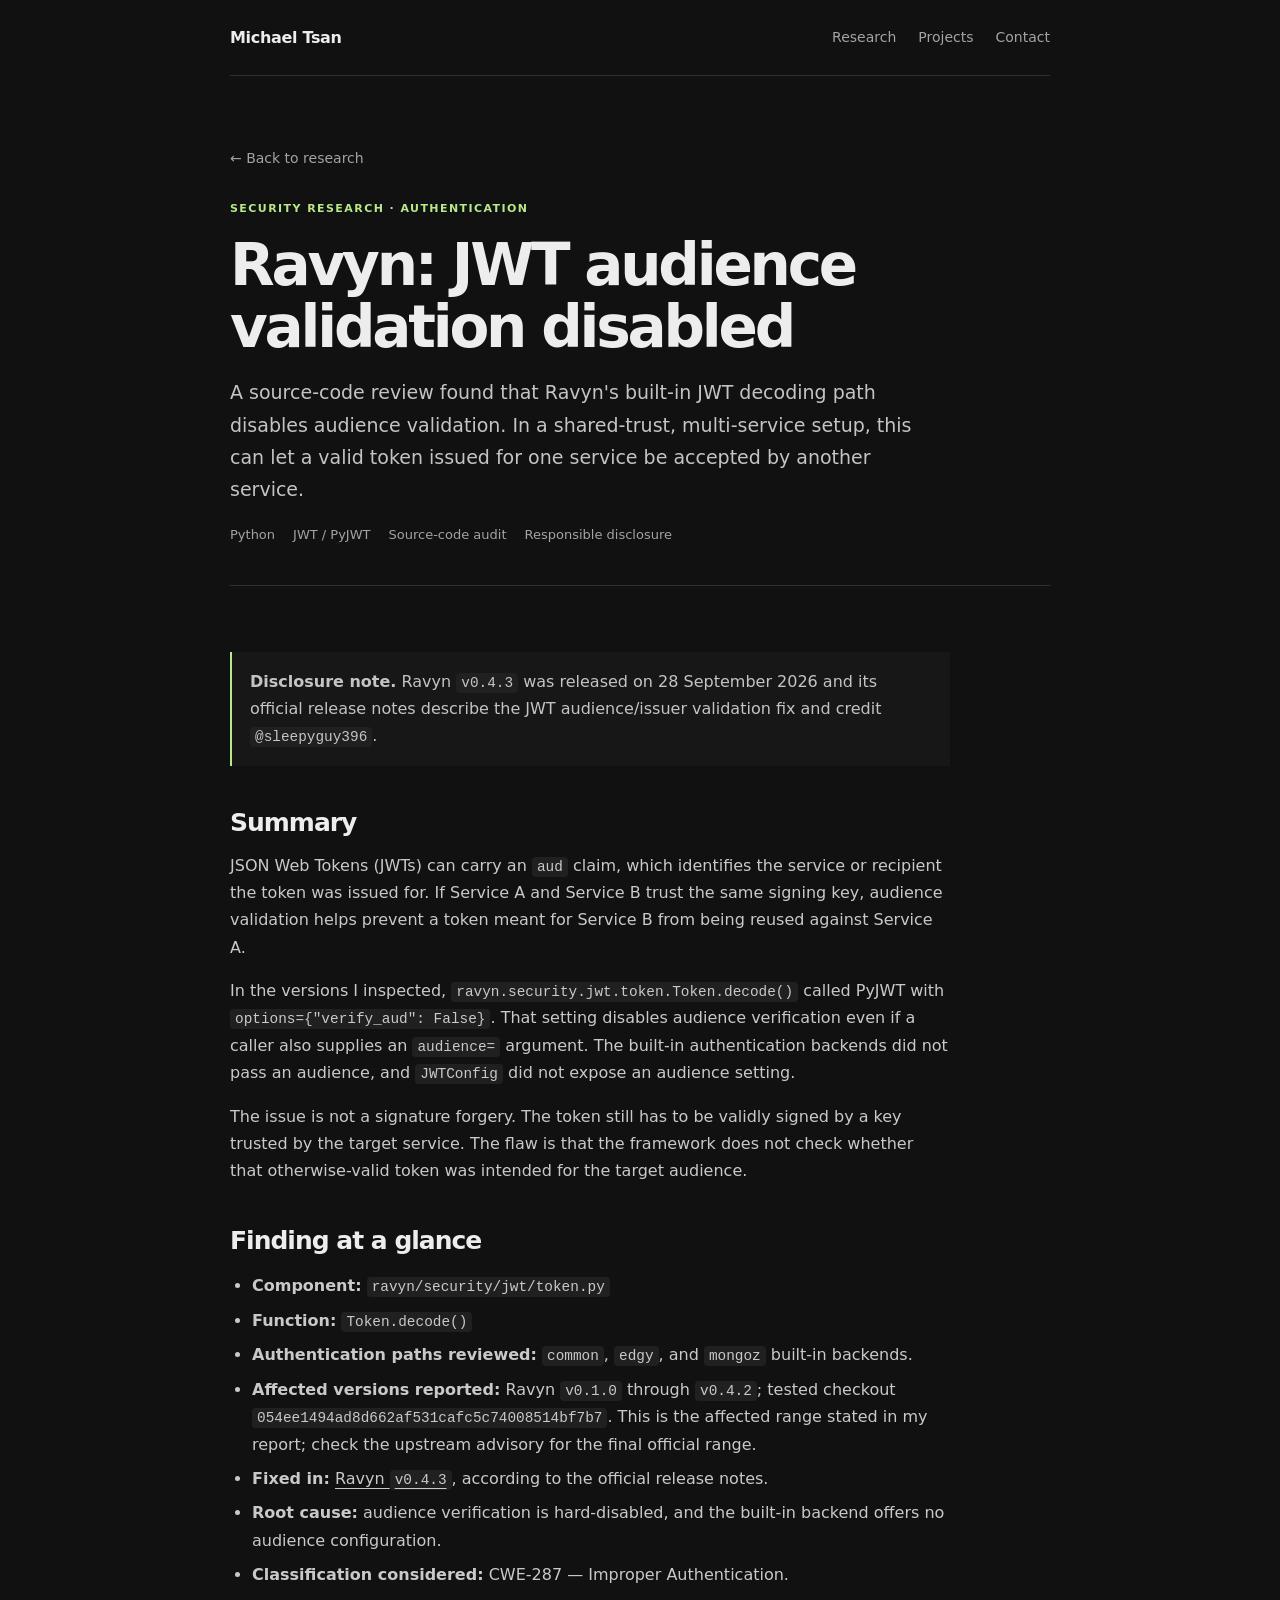
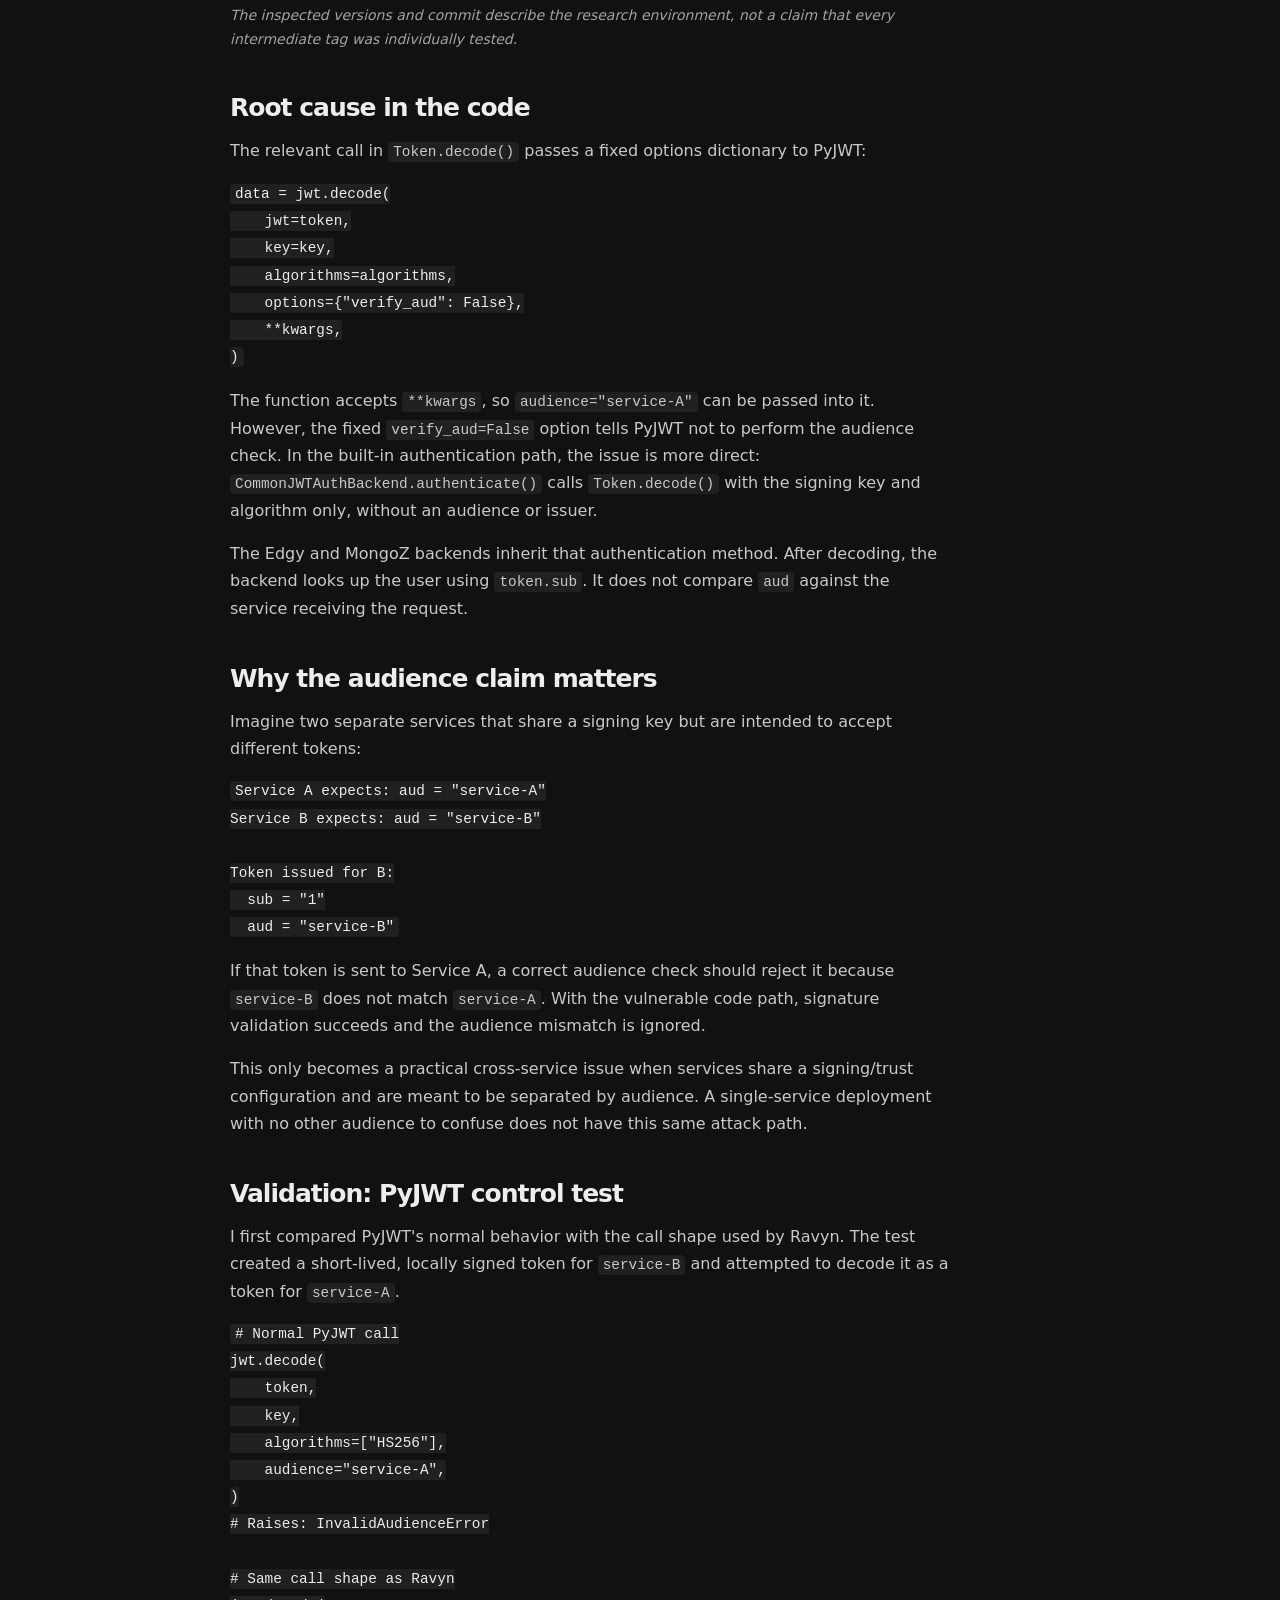
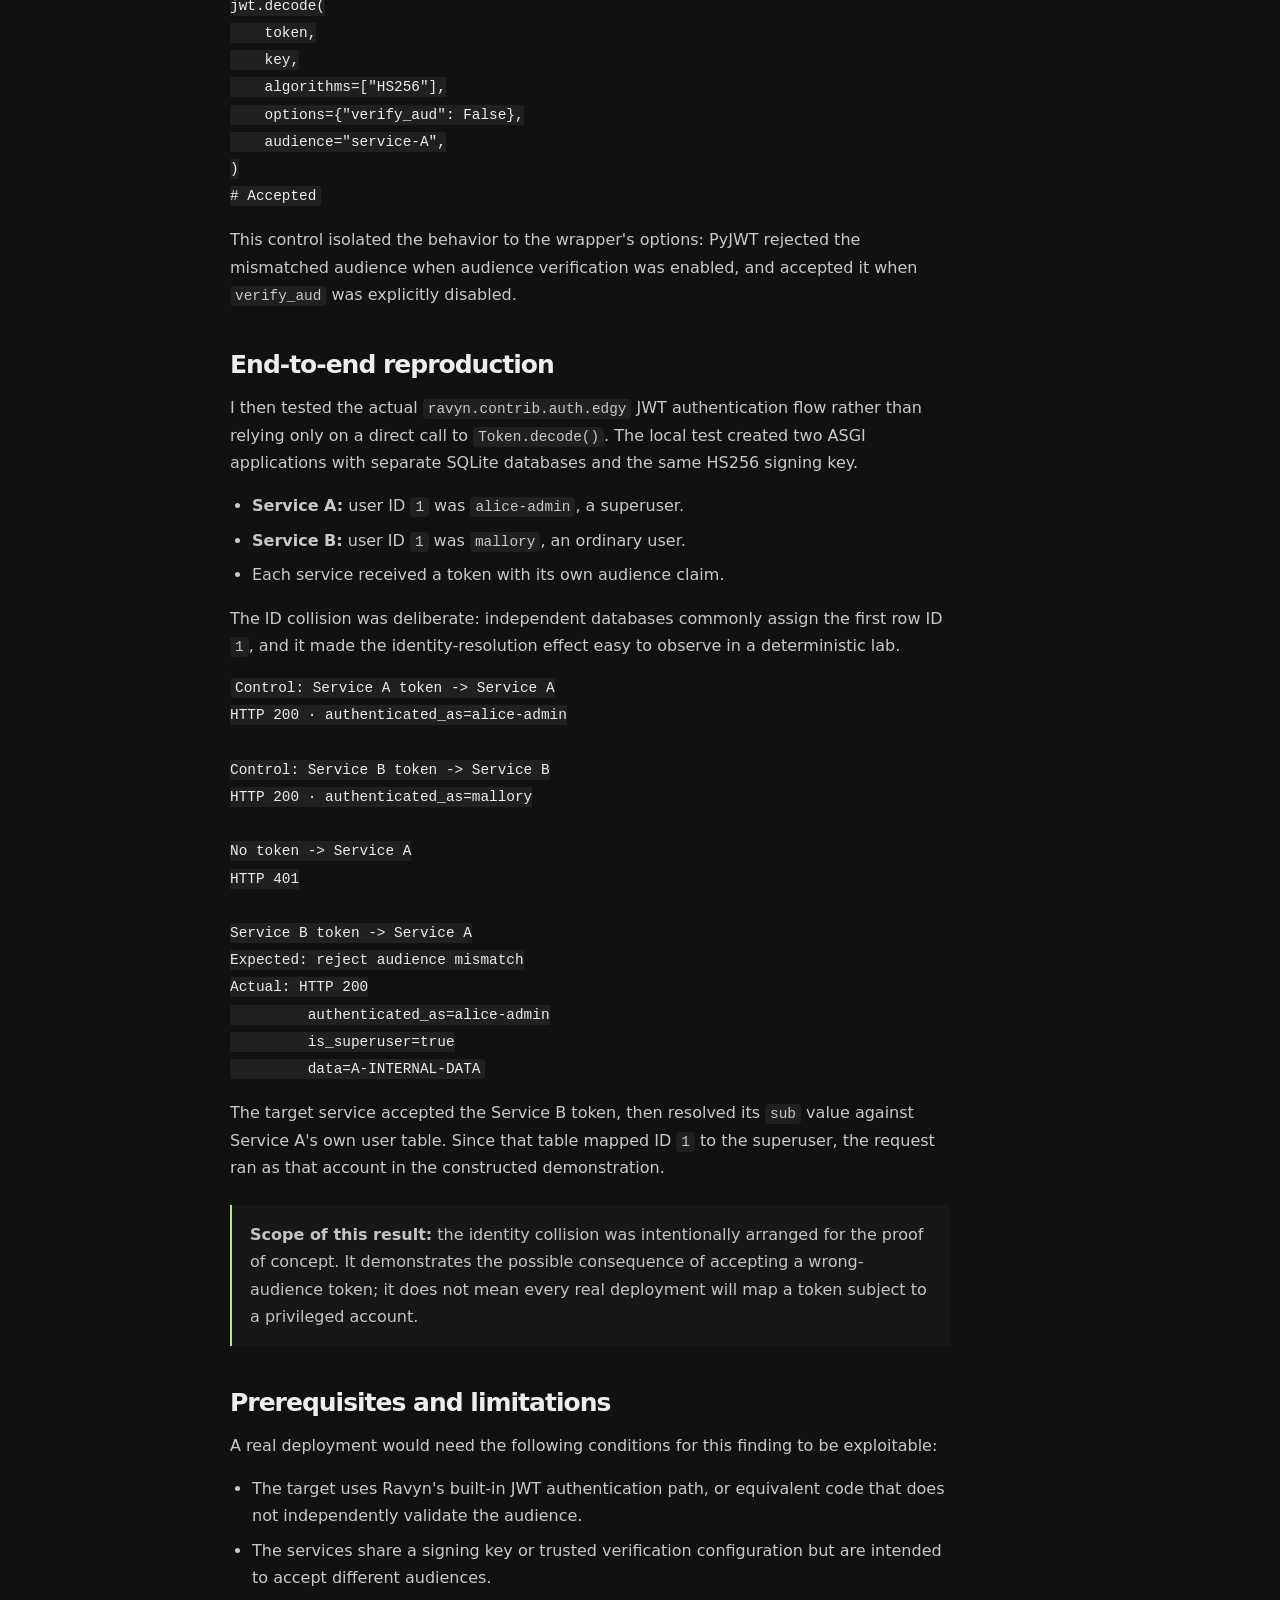
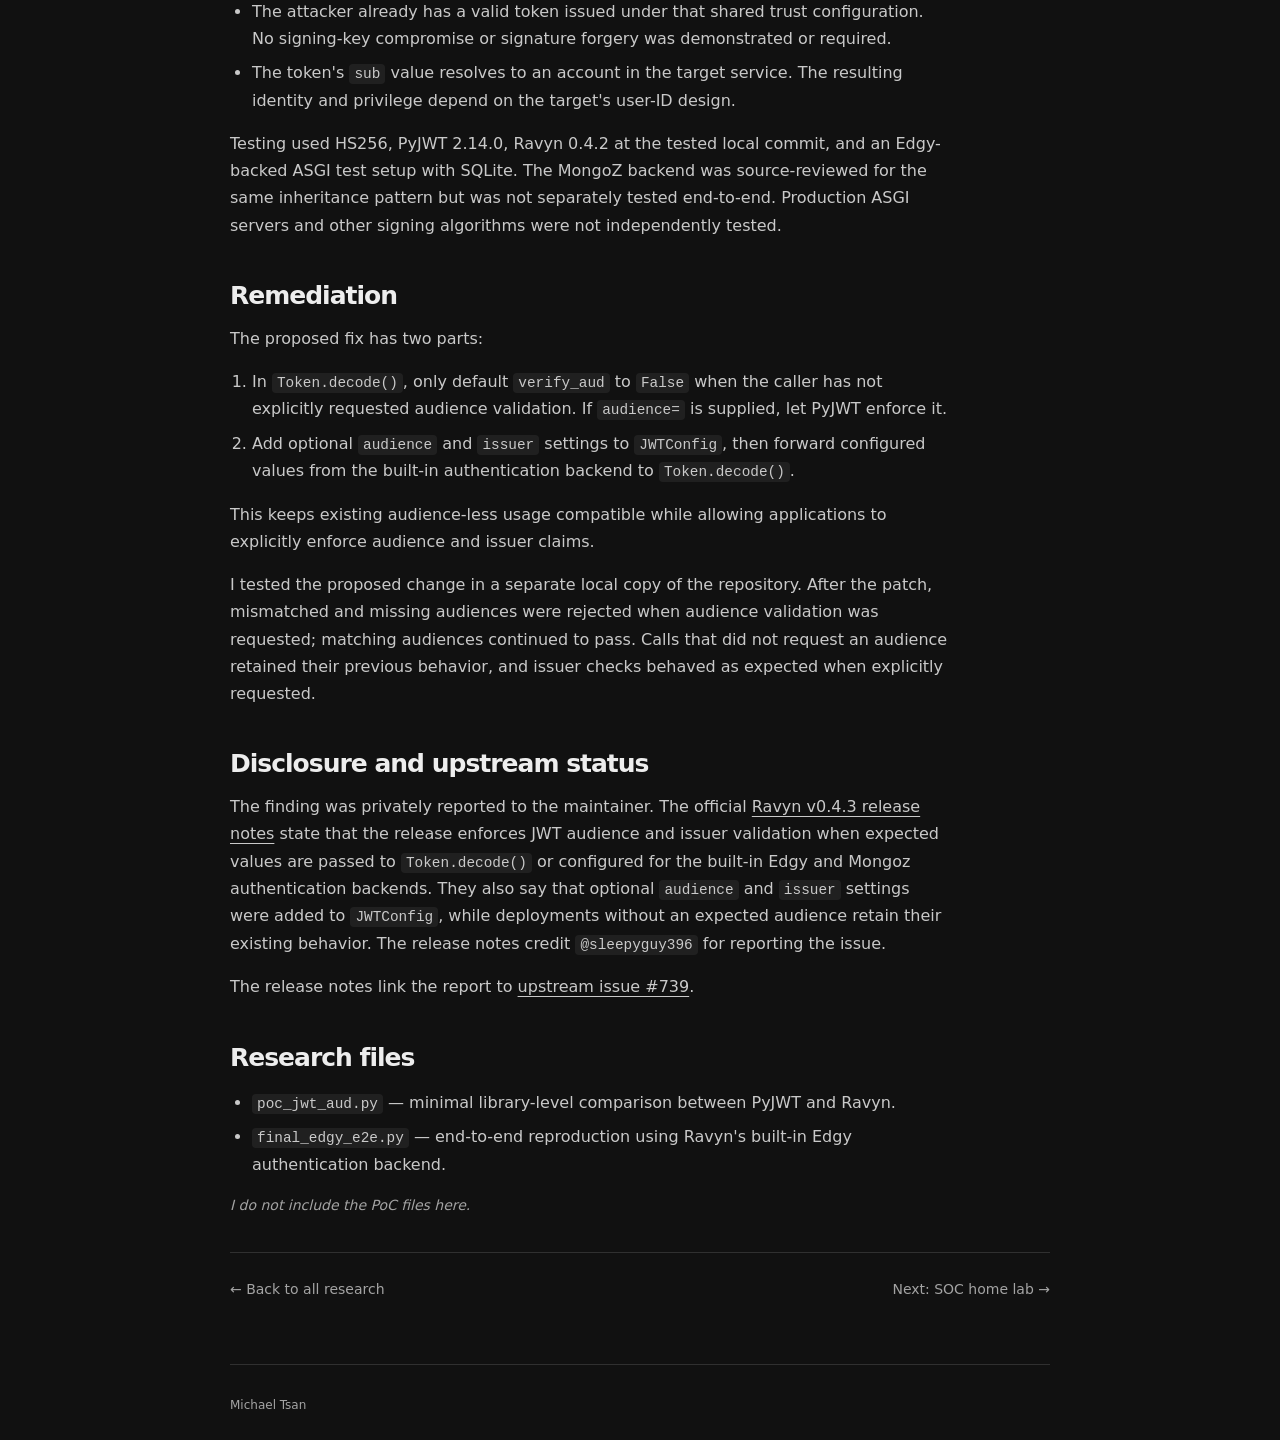
<file: research/ravyn-jwt-audience.html>
<!doctype html>
<html lang="en">
<head>
  <meta charset="utf-8">
  <meta name="viewport" content="width=device-width, initial-scale=1">
  <meta name="description" content="Technical research notes on missing JWT audience validation in Ravyn's built-in authentication flow.">
  <meta name="theme-color" content="#111111">
  <title>Ravyn — JWT Audience Validation | Michael Tsan</title>
  <link rel="stylesheet" href="../css/style.css">
</head>
<body>
  <header class="site-header">
    <a class="name" href="../index.html">Michael Tsan</a>
    <nav aria-label="Main navigation">
      <a href="../index.html#research">Research</a>
      <a href="../index.html#projects">Projects</a>
      <a href="../index.html#contact">Contact</a>
    </nav>
  </header>

  <main>
    <header class="article-header">
      <a class="back-link" href="../index.html#research">← Back to research</a>
      <p class="eyebrow">SECURITY RESEARCH · AUTHENTICATION</p>
      <h1>Ravyn: JWT audience validation disabled</h1>
      <p class="article-lead">A source-code review found that Ravyn's built-in JWT decoding path disables audience validation. In a shared-trust, multi-service setup, this can let a valid token issued for one service be accepted by another service.</p>
      <div class="article-meta">
        <span>Python</span><span>JWT / PyJWT</span><span>Source-code audit</span><span>Responsible disclosure</span>
      </div>
    </header>

    <article class="article-body">
      <div class="note">
        <strong>Disclosure note.</strong> Ravyn <code>v0.4.3</code> was released on 28 September 2026 and its official release notes describe the JWT audience/issuer validation fix and credit <code>@sleepyguy396</code>.
      </div>

      <section>
        <h2>Summary</h2>
        <p>JSON Web Tokens (JWTs) can carry an <code>aud</code> claim, which identifies the service or recipient the token was issued for. If Service A and Service B trust the same signing key, audience validation helps prevent a token meant for Service B from being reused against Service A.</p>
        <p>In the versions I inspected, <code>ravyn.security.jwt.token.Token.decode()</code> called PyJWT with <code>options={"verify_aud": False}</code>. That setting disables audience verification even if a caller also supplies an <code>audience=</code> argument. The built-in authentication backends did not pass an audience, and <code>JWTConfig</code> did not expose an audience setting.</p>
        <p>The issue is not a signature forgery. The token still has to be validly signed by a key trusted by the target service. The flaw is that the framework does not check whether that otherwise-valid token was intended for the target audience.</p>
      </section>

      <section>
        <h2>Finding at a glance</h2>
        <ul>
          <li><strong>Component:</strong> <code>ravyn/security/jwt/token.py</code></li>
          <li><strong>Function:</strong> <code>Token.decode()</code></li>
          <li><strong>Authentication paths reviewed:</strong> <code>common</code>, <code>edgy</code>, and <code>mongoz</code> built-in backends.</li>
          <li><strong>Affected versions reported:</strong> Ravyn <code>v0.1.0</code> through <code>v0.4.2</code>; tested checkout <code>054ee1494ad8d662af531cafc5c74008514bf7b7</code>. This is the affected range stated in my report; check the upstream advisory for the final official range.</li>
          <li><strong>Fixed in:</strong> <a href="https://github.com/dymmond/ravyn/releases/tag/v0.4.3" target="_blank" rel="noopener noreferrer">Ravyn <code>v0.4.3</code></a>, according to the official release notes.</li>
          <li><strong>Root cause:</strong> audience verification is hard-disabled, and the built-in backend offers no audience configuration.</li>
          <li><strong>Classification considered:</strong> CWE-287 — Improper Authentication.</li>
        </ul>
        <p class="placeholder">The inspected versions and commit describe the research environment, not a claim that every intermediate tag was individually tested.</p>
      </section>

      <section>
        <h2>Root cause in the code</h2>
        <p>The relevant call in <code>Token.decode()</code> passes a fixed options dictionary to PyJWT:</p>
        <pre><code>data = jwt.decode(
    jwt=token,
    key=key,
    algorithms=algorithms,
    options={"verify_aud": False},
    **kwargs,
)</code></pre>
        <p>The function accepts <code>**kwargs</code>, so <code>audience="service-A"</code> can be passed into it. However, the fixed <code>verify_aud=False</code> option tells PyJWT not to perform the audience check. In the built-in authentication path, the issue is more direct: <code>CommonJWTAuthBackend.authenticate()</code> calls <code>Token.decode()</code> with the signing key and algorithm only, without an audience or issuer.</p>
        <p>The Edgy and MongoZ backends inherit that authentication method. After decoding, the backend looks up the user using <code>token.sub</code>. It does not compare <code>aud</code> against the service receiving the request.</p>
      </section>

      <section>
        <h2>Why the audience claim matters</h2>
        <p>Imagine two separate services that share a signing key but are intended to accept different tokens:</p>
        <pre><code>Service A expects: aud = "service-A"
Service B expects: aud = "service-B"

Token issued for B:
  sub = "1"
  aud = "service-B"</code></pre>
        <p>If that token is sent to Service A, a correct audience check should reject it because <code>service-B</code> does not match <code>service-A</code>. With the vulnerable code path, signature validation succeeds and the audience mismatch is ignored.</p>
        <p>This only becomes a practical cross-service issue when services share a signing/trust configuration and are meant to be separated by audience. A single-service deployment with no other audience to confuse does not have this same attack path.</p>
      </section>

      <section>
        <h2>Validation: PyJWT control test</h2>
        <p>I first compared PyJWT's normal behavior with the call shape used by Ravyn. The test created a short-lived, locally signed token for <code>service-B</code> and attempted to decode it as a token for <code>service-A</code>.</p>
        <pre><code># Normal PyJWT call
jwt.decode(
    token,
    key,
    algorithms=["HS256"],
    audience="service-A",
)
# Raises: InvalidAudienceError

# Same call shape as Ravyn
jwt.decode(
    token,
    key,
    algorithms=["HS256"],
    options={"verify_aud": False},
    audience="service-A",
)
# Accepted</code></pre>
        <p>This control isolated the behavior to the wrapper's options: PyJWT rejected the mismatched audience when audience verification was enabled, and accepted it when <code>verify_aud</code> was explicitly disabled.</p>
      </section>

      <section>
        <h2>End-to-end reproduction</h2>
        <p>I then tested the actual <code>ravyn.contrib.auth.edgy</code> JWT authentication flow rather than relying only on a direct call to <code>Token.decode()</code>. The local test created two ASGI applications with separate SQLite databases and the same HS256 signing key.</p>
        <ul>
          <li><strong>Service A:</strong> user ID <code>1</code> was <code>alice-admin</code>, a superuser.</li>
          <li><strong>Service B:</strong> user ID <code>1</code> was <code>mallory</code>, an ordinary user.</li>
          <li>Each service received a token with its own audience claim.</li>
        </ul>
        <p>The ID collision was deliberate: independent databases commonly assign the first row ID <code>1</code>, and it made the identity-resolution effect easy to observe in a deterministic lab.</p>
        <pre><code>Control: Service A token -> Service A
HTTP 200 · authenticated_as=alice-admin

Control: Service B token -> Service B
HTTP 200 · authenticated_as=mallory

No token -> Service A
HTTP 401

Service B token -> Service A
Expected: reject audience mismatch
Actual: HTTP 200
         authenticated_as=alice-admin
         is_superuser=true
         data=A-INTERNAL-DATA</code></pre>
        <p>The target service accepted the Service B token, then resolved its <code>sub</code> value against Service A's own user table. Since that table mapped ID <code>1</code> to the superuser, the request ran as that account in the constructed demonstration.</p>
        <div class="note"><strong>Scope of this result:</strong> the identity collision was intentionally arranged for the proof of concept. It demonstrates the possible consequence of accepting a wrong-audience token; it does not mean every real deployment will map a token subject to a privileged account.</div>
      </section>

      <section>
        <h2>Prerequisites and limitations</h2>
        <p>A real deployment would need the following conditions for this finding to be exploitable:</p>
        <ul>
          <li>The target uses Ravyn's built-in JWT authentication path, or equivalent code that does not independently validate the audience.</li>
          <li>The services share a signing key or trusted verification configuration but are intended to accept different audiences.</li>
          <li>The attacker already has a valid token issued under that shared trust configuration. No signing-key compromise or signature forgery was demonstrated or required.</li>
          <li>The token's <code>sub</code> value resolves to an account in the target service. The resulting identity and privilege depend on the target's user-ID design.</li>
        </ul>
        <p>Testing used HS256, PyJWT 2.14.0, Ravyn 0.4.2 at the tested local commit, and an Edgy-backed ASGI test setup with SQLite. The MongoZ backend was source-reviewed for the same inheritance pattern but was not separately tested end-to-end. Production ASGI servers and other signing algorithms were not independently tested.</p>
      </section>

      <section>
        <h2>Remediation</h2>
        <p>The proposed fix has two parts:</p>
        <ol>
          <li>In <code>Token.decode()</code>, only default <code>verify_aud</code> to <code>False</code> when the caller has not explicitly requested audience validation. If <code>audience=</code> is supplied, let PyJWT enforce it.</li>
          <li>Add optional <code>audience</code> and <code>issuer</code> settings to <code>JWTConfig</code>, then forward configured values from the built-in authentication backend to <code>Token.decode()</code>.</li>
        </ol>
        <p>This keeps existing audience-less usage compatible while allowing applications to explicitly enforce audience and issuer claims.</p>
        <p>I tested the proposed change in a separate local copy of the repository. After the patch, mismatched and missing audiences were rejected when audience validation was requested; matching audiences continued to pass. Calls that did not request an audience retained their previous behavior, and issuer checks behaved as expected when explicitly requested.</p>
      </section>

      <section>
        <h2>Disclosure and upstream status</h2>
        <p>The finding was privately reported to the maintainer. The official <a href="https://github.com/dymmond/ravyn/releases/tag/v0.4.3" target="_blank" rel="noopener noreferrer">Ravyn v0.4.3 release notes</a> state that the release enforces JWT audience and issuer validation when expected values are passed to <code>Token.decode()</code> or configured for the built-in Edgy and Mongoz authentication backends. They also say that optional <code>audience</code> and <code>issuer</code> settings were added to <code>JWTConfig</code>, while deployments without an expected audience retain their existing behavior. The release notes credit <code>@sleepyguy396</code> for reporting the issue.</p>
        <p>The release notes link the report to <a href="https://github.com/dymmond/ravyn/issues/739" target="_blank" rel="noopener noreferrer">upstream issue #739</a>.</p>
      </section>

      <section>
        <h2>Research files</h2>
        <ul>
          <li><code>poc_jwt_aud.py</code> — minimal library-level comparison between PyJWT and Ravyn.</li>
          <li><code>final_edgy_e2e.py</code> — end-to-end reproduction using Ravyn's built-in Edgy authentication backend.</li>
        </ul>
        <p class="placeholder">I do not include the PoC files here.</p>
      </section>
    </article>

    <nav class="article-nav" aria-label="Other articles">
      <a href="../index.html#research">← Back to all research</a>
      <a href="../projects/soc-home-lab.html">Next: SOC home lab →</a>
    </nav>
  </main>
  <footer>
    <span>Michael Tsan</span>
  </footer>
</body>
</html>
</file>
<file: css/style.css>
/* Simple shared styles for the portfolio and its long-form write-ups. */
:root {
  color-scheme: dark;
  --bg: #111;
  --panel: #171717;
  --text: #ededed;
  --muted: #a3a3a3;
  --line: #303030;
  --accent: #b8e986;
  --width: 820px;
}
* { box-sizing: border-box; }
html { scroll-behavior: smooth; }
body {
  margin: 0; background: var(--bg); color: var(--text);
  font: 16px/1.7 Inter, ui-sans-serif, system-ui, -apple-system, BlinkMacSystemFont, "Segoe UI", sans-serif;
  -webkit-font-smoothing: antialiased;
}
a { color: inherit; text-decoration-thickness: 1px; text-underline-offset: 4px; }
a:hover { color: var(--accent); }
.site-header, main, footer { width: min(var(--width), calc(100% - 40px)); margin-inline: auto; }
.site-header {
  min-height: 76px; display: flex; align-items: center; justify-content: space-between;
  gap: 24px; border-bottom: 1px solid var(--line);
}
.name { font-weight: 650; text-decoration: none; letter-spacing: -.02em; }
nav { display: flex; flex-wrap: wrap; gap: 22px; }
nav a { color: var(--muted); font-size: 14px; text-decoration: none; }
nav a:hover { color: var(--text); }
.intro { padding: 100px 0 84px; }
.eyebrow { margin: 0 0 18px; color: var(--accent); font-size: 11px; font-weight: 650; letter-spacing: .13em; line-height: 1.5; }
h1, h2, h3, p { margin-top: 0; }
h1 { max-width: 720px; margin-bottom: 24px; font-size: clamp(42px, 8vw, 68px); line-height: 1.06; letter-spacing: -.055em; font-weight: 650; }
.intro-copy { max-width: 620px; color: #c3c3c3; font-size: 18px; }
.links { display: flex; flex-wrap: wrap; gap: 22px; margin-top: 28px; }
.links a { color: var(--text); font-size: 14px; }
.section { padding: 54px 0 26px; border-top: 1px solid var(--line); scroll-margin-top: 24px; }
.section-title { margin-bottom: 22px; }
.section-title .eyebrow { margin-bottom: 7px; }
h2 { margin-bottom: 0; font-size: clamp(28px, 5vw, 38px); line-height: 1.2; letter-spacing: -.04em; }
.entry { padding: 26px 0; border-bottom: 1px solid var(--line); }
.entry:last-of-type { border-bottom: 0; }
.entry h3 { margin-bottom: 8px; font-size: 19px; line-height: 1.35; font-weight: 600; letter-spacing: -.02em; }
.entry p { max-width: 700px; margin-bottom: 10px; color: #c4c4c4; }
.entry .meta { margin: 12px 0 0; color: var(--muted); font-size: 13px; }
.entry-top { display: flex; justify-content: space-between; align-items: flex-start; gap: 14px; }
.status { color: var(--accent); font-size: 12px; white-space: nowrap; }
details { margin-top: 16px; }
summary { width: fit-content; color: var(--text); font-size: 14px; cursor: pointer; }
summary:hover { color: var(--accent); }
.details-body { padding: 16px 0 0; color: #c4c4c4; }
.details-body p:last-child { margin-bottom: 0; }
.details-body ul { padding-left: 20px; }
.details-body li { margin: 4px 0; }
.section-note { margin: 12px 0 0; color: var(--muted); font-size: 13px; }
.compact { padding-bottom: 46px; }
.contact { margin-top: 24px; padding: 38px; background: var(--panel); border: 1px solid var(--line); scroll-margin-top: 24px; }
.contact .eyebrow { margin-bottom: 12px; }
.contact h2 { max-width: 560px; margin-bottom: 14px; }
.contact p:not(.eyebrow) { max-width: 600px; color: #c4c4c4; }
.contact-link { display: inline-block; margin-top: 8px; color: var(--accent); }
footer { display: flex; justify-content: space-between; gap: 16px; padding: 30px 0 36px; margin-top: 38px; border-top: 1px solid var(--line); color: var(--muted); font-size: 12px; }

/* Long-form pages */
.article-header { padding: 68px 0 38px; border-bottom: 1px solid var(--line); }
.back-link { display: inline-block; margin-bottom: 30px; color: var(--muted); font-size: 14px; text-decoration: none; }
.article-header h1 { max-width: 760px; margin-bottom: 18px; font-size: clamp(38px, 7vw, 58px); }
.article-lead { max-width: 700px; color: #c4c4c4; font-size: 19px; }
.article-meta { display: flex; flex-wrap: wrap; gap: 8px 18px; color: var(--muted); font-size: 13px; }
.article-body { max-width: 720px; padding: 42px 0 20px; }
.article-body h2 { margin: 42px 0 14px; font-size: 25px; }
.article-body h3 { margin: 25px 0 8px; font-size: 18px; }
.article-body p, .article-body li { color: #c9c9c9; }
.article-body ul, .article-body ol { padding-left: 22px; }
.article-body li { margin: 7px 0; }
.article-body code { padding: 2px 5px; background: #202020; border-radius: 4px; font-size: .9em; }
.note { margin: 24px 0; padding: 16px 18px; border-left: 2px solid var(--accent); background: var(--panel); color: #c4c4c4; }
.article-nav { display: flex; justify-content: space-between; gap: 16px; padding: 25px 0; border-top: 1px solid var(--line); }
.article-nav a { font-size: 14px; }
.placeholder { color: var(--muted) !important; font-size: 14px; font-style: italic; }
@media (max-width: 600px) {
  .site-header { align-items: flex-start; flex-direction: column; padding: 18px 0; gap: 12px; }
  nav { gap: 15px; }
  .intro { padding: 72px 0 60px; }
  .intro-copy { font-size: 16px; }
  .entry-top { flex-direction: column; gap: 5px; }
  .contact { padding: 25px 20px; }
  footer { flex-direction: column; gap: 4px; }
  .article-header { padding: 48px 0 30px; }
  .article-lead { font-size: 17px; }
  .article-body { padding-top: 28px; }
  .article-body h2 { margin-top: 32px; }
  .article-nav { flex-direction: column; }
}
@media (prefers-reduced-motion: reduce) { html { scroll-behavior: auto; } }
</file>
